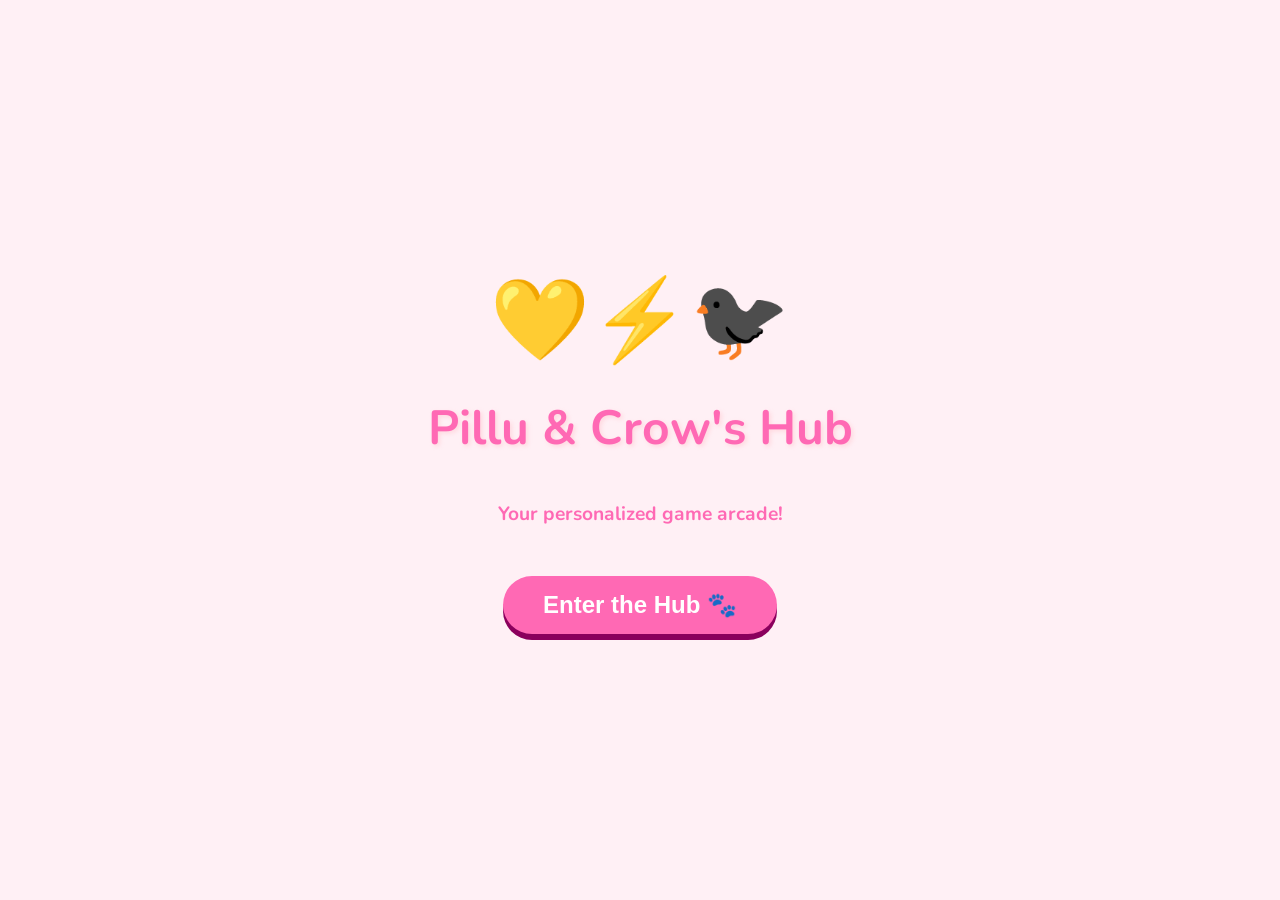
<file: index.html>
<!DOCTYPE html>
<html lang="en">
<head>
    <meta charset="UTF-8">
    <meta name="viewport" content="width=device-width, initial-scale=1.0">
    <title>Pillu & Crow's Hub 💛🐦‍⬛</title>
    <link href="https://fonts.googleapis.com/css2?family=Nunito:wght@600;800&display=swap" rel="stylesheet">
    <style>
        :root {
            --primary-pink: #ffb6c1; 
            --dark-pink: #ff69b4;    
            --bg-color: #fff0f5;     
            --cell-revealed: #ffffff;
            --container-bg: #ffffff;
            --text-color: #ff69b4;
            --shadow-color: rgba(255, 182, 193, 0.4);
            --p1-color: #ff1493; 
            --p2-color: #555555; 
        }

        body.dark-mode {
            --primary-pink: #8b005d;  
            --dark-pink: #ff00ff;     
            --bg-color: #0a0005;      
            --cell-revealed: #14000a; 
            --container-bg: #1a000d;  
            --text-color: #ff66ff;    
            --shadow-color: rgba(255, 0, 255, 0.2);
            --p1-color: #ff66ff;
            --p2-color: #cccccc;
        }

        /* --- CUSTOM CURSORS --- */
        body {
            cursor: url("data:image/svg+xml;utf8,<svg xmlns='http://www.w3.org/2000/svg' width='40' height='48' viewport='0 0 100 100' style='fill:black;font-size:24px;'><text y='50%'>🐾</text></svg>") 16 0, auto;
            font-family: 'Nunito', sans-serif;
            background-color: var(--bg-color);
            color: var(--text-color);
            text-align: center;
            display: flex;
            flex-direction: column;
            align-items: center;
            margin: 0;
            padding: 20px;
            padding-bottom: 120px; /* Space for the dock */
            transition: background-color 0.3s, color 0.3s;
            overflow-x: hidden; 
        }

        button, .cell, .close-btn, input, .dock-item, .slide-cell {
            cursor: url("data:image/svg+xml;utf8,<svg xmlns='http://www.w3.org/2000/svg' width='40' height='48' viewport='0 0 100 100' style='fill:black;font-size:24px;'><text y='50%'>⚡</text></svg>") 16 0, pointer !important;
        }
.game-container, .game-container * {
    cursor: auto !important;
}
.game-container button, .game-container .cell, .game-container .slide-cell, .game-container input {
    cursor: pointer !important;
}
        /* --- SPLASH SCREEN --- */
        #splash-screen {
            position: fixed; top: 0; left: 0; width: 100vw; height: 100vh;
            background: var(--bg-color); z-index: 999999;
            display: flex; flex-direction: column; justify-content: center; align-items: center;
            transition: transform 0.8s cubic-bezier(0.7, 0, 0.3, 1), opacity 0.8s;
        }
        .splash-emojis { font-size: 5rem; animation: bounce 1s infinite alternate cubic-bezier(0.5, 0.05, 1, 0.5); }
        @keyframes bounce { from { transform: translateY(0); } to { transform: translateY(-30px); } }
        .splash-btn {
            background: var(--dark-pink); color: white; border: none; padding: 15px 40px;
            font-size: 1.5rem; font-weight: bold; border-radius: 40px; margin-top: 30px;
            box-shadow: 0 6px 0 #8b005d; transition: all 0.2s;
        }
        .splash-btn:active { transform: translateY(6px); box-shadow: 0 0 0 #8b005d; }

        /* --- AMBIENT BACKGROUND --- */
        .ambient-shape {
            position: fixed; bottom: -10vh; color: rgba(255, 105, 180, 0.3); z-index: -1;
            pointer-events: none; animation: floatDrift linear infinite;
        }
        body.dark-mode .ambient-shape { color: rgba(255, 0, 255, 0.15); }
        @keyframes floatDrift { 0% { transform: translateY(0) rotate(0deg); opacity: 0; } 10%, 90% { opacity: 1; } 100% { transform: translateY(-110vh) rotate(360deg); opacity: 0; } }

        /* --- IMAGE SUPPORT --- */
        .img-piece { background-size: 80%; background-repeat: no-repeat; background-position: center; color: transparent !important; }
        .p1-img { background-image: url('pikachu.png'); }
        .p2-img { background-image: url('crow.png'); }

        /* --- DYNAMIC HEADER --- */
        .header-container {
            display: flex;
            align-items: center;
            justify-content: center;
            gap: 15px;
            margin-top: 30px;
            margin-bottom: 20px;
            position: relative;
            z-index: 10;
        }
        h1 { font-size: 2.5rem; margin: 0; text-shadow: 2px 2px 4px var(--shadow-color); }
        
        .info-btn-small {
            background: var(--primary-pink); color: #8b005d; border: 2px solid var(--dark-pink);
            border-radius: 50%; width: 45px; height: 45px; font-size: 1.2rem;
            display: flex; justify-content: center; align-items: center; cursor: pointer;
            box-shadow: 0 4px 0 var(--dark-pink); transition: transform 0.15s; font-weight: bold;
        }
        .info-btn-small:active { transform: translateY(4px); box-shadow: 0 0 0 var(--dark-pink); }
        body.dark-mode .info-btn-small { background: #4a0031; color: var(--text-color); box-shadow: 0 4px 0 #2a001c; border-color: #2a001c; }

        .theme-toggle {
            position: absolute; top: 20px; right: 20px; background-color: var(--container-bg);
            color: var(--text-color); border: 2px solid var(--dark-pink); padding: 8px 16px;
            border-radius: 20px; font-weight: bold; box-shadow: 0 3px 0 var(--dark-pink); z-index: 100;
        }
        .theme-toggle:active { transform: scale(0.95) translateY(2px); box-shadow: 0 0 0 var(--dark-pink); }

        /* --- FLOATING BUBBLE DOCK --- */
        .dock-wrapper {
            position: fixed; bottom: 20px; left: 50%; transform: translateX(-50%);
            width: 95vw; max-width: 600px; z-index: 1000;
        }

        /* Fixed Dock Label that pops up over the entire bar */
        .dock-label {
            text-align: center;
            background: var(--text-color);
            color: var(--container-bg);
            font-size: 0.9rem;
            padding: 5px 15px;
            border-radius: 15px;
            width: fit-content;
            margin: 0 auto 10px auto;
            font-weight: 900;
            opacity: 0;
            transform: translateY(10px);
            transition: all 0.2s;
            pointer-events: none;
            box-shadow: 0 4px 10px rgba(0,0,0,0.2);
        }
        .dock-label.show {
            opacity: 1;
            transform: translateY(0);
        }

        .floating-dock {
            display: flex; gap: 15px; background: rgba(255, 240, 245, 0.85); backdrop-filter: blur(12px); -webkit-backdrop-filter: blur(12px);
            padding: 15px 20px; border-radius: 50px; border: 3px solid var(--primary-pink); box-shadow: 0 10px 30px rgba(255, 182, 193, 0.5);
            overflow-x: auto; scroll-snap-type: x mandatory; -ms-overflow-style: none; scrollbar-width: none;
            cursor: grab; user-select: none;
        }
        .floating-dock::-webkit-scrollbar { display: none; }
        body.dark-mode .floating-dock { background: rgba(26, 0, 13, 0.85); box-shadow: 0 10px 30px rgba(0, 0, 0, 0.8); border-color: var(--dark-pink); }

        .dock-item {
            flex: 0 0 auto; scroll-snap-align: center; width: 60px; height: 60px; border-radius: 50%;
            background: var(--container-bg); border: 3px solid var(--primary-pink); display: flex; justify-content: center; align-items: center;
            font-size: 1.8rem; cursor: pointer; transition: all 0.3s cubic-bezier(0.34, 1.56, 0.64, 1); position: relative;
        }
        .dock-item:hover { transform: translateY(-8px) scale(1.1); box-shadow: 0 8px 15px rgba(255, 105, 180, 0.4); z-index: 10; }
        .dock-item.active { background: var(--dark-pink); border-color: var(--dark-pink); transform: translateY(-12px) scale(1.15); box-shadow: 0 10px 20px rgba(255, 105, 180, 0.6); }

        /* --- MODAL --- */
        .modal-overlay {
            display: none; position: fixed; top: 0; left: 0; width: 100vw; height: 100vh;
            background: rgba(0, 0, 0, 0.6); backdrop-filter: blur(4px); z-index: 10000;
            justify-content: center; align-items: center;
        }
        .modal-content {
            background: var(--container-bg); color: var(--text-color); padding: 30px; border-radius: 20px;
            border: 4px solid var(--primary-pink); max-width: 400px; width: 80%; box-shadow: 0 10px 40px rgba(0,0,0,0.3);
            position: relative; animation: popUp 0.3s cubic-bezier(0.1, 0.8, 0.3, 1); max-height: 80vh; overflow-y: auto;
        }
        @keyframes popUp { 0% { transform: scale(0.8); opacity: 0; } 100% { transform: scale(1); opacity: 1; } }
        .close-btn { position: absolute; top: 15px; right: 20px; font-size: 1.5rem; transition: transform 0.2s; }
        .close-btn:hover { transform: scale(1.2); }

        /* --- GAME CONTAINERS --- */
        .game-section { display: none; flex-direction: column; align-items: center; width: 100%; }
        .game-section.active { display: flex; animation: fadeUp 0.4s ease forwards; }
        @keyframes fadeUp { 0% { opacity: 0; transform: translateY(20px); } 100% { opacity: 1; transform: translateY(0); } }

        .game-container {
            background: var(--container-bg); padding: 30px; border-radius: 20px;
            box-shadow: 0 10px 30px var(--shadow-color); border: 3px solid var(--primary-pink);
            max-width: 95vw; width: fit-content; margin-bottom: 30px;
        }

        .stats, .mode-toggle {
            display: flex; justify-content: space-between; align-items: center; font-size: 1.1rem;
            font-weight: 800; margin-bottom: 15px; background: var(--bg-color); padding: 10px 20px; border-radius: 15px; gap: 15px;
        }

        .toggle-btn { background: var(--container-bg); border: 2px solid var(--primary-pink); color: var(--text-color); border-radius: 10px; padding: 5px 10px; font-weight: bold; transition: all 0.15s; }
        .toggle-btn:active { transform: scale(0.9); }
        .toggle-btn.active { background: var(--dark-pink); color: white; border-color: var(--dark-pink); }

        .board { display: grid; gap: 4px; justify-content: center; margin: 0 auto; }
        .cell {
            background-color: var(--primary-pink); border-radius: 8px; display: flex; align-items: center;
            justify-content: center; box-shadow: 0 3px 0 var(--dark-pink); transition: transform 0.1s, box-shadow 0.1s, background-color 0.3s;
            user-select: none; color: var(--text-color); font-size: 20px;
        }
        .cell:active:not(.revealed) { transform: scale(0.9) translateY(3px); box-shadow: 0 0 0 var(--dark-pink); }
        .cell.revealed { background-color: var(--cell-revealed); box-shadow: inset 0 2px 5px rgba(0,0,0,0.1); transform: none; }

        /* Specific Game Cells */
        .ms-cell { width: 35px; height: 35px; }
        .cell[data-value="1"] { color: #ff69b4; font-weight: 900;} .cell[data-value="2"] { color: #ba55d3; font-weight: 900;}
        .cell[data-value="3"] { color: #ff1493; font-weight: 900;} .cell[data-value="4"] { color: #8a2be2; font-weight: 900;}
        .ttt-cell { width: 80px; height: 80px; background-color: var(--cell-revealed); }
        .c4-cell { width: 45px; height: 45px; border-radius: 50%; }
        #rev-board { background-color: var(--dark-pink); gap: 2px; padding: 4px; border-radius: 8px; border: 3px solid var(--primary-pink); box-shadow: none; }
        .rev-cell { width: 40px; height: 40px; border-radius: 0 !important; background-color: var(--cell-revealed) !important; box-shadow: none !important; transform: none !important; }
        .wd-cell, .wf-cell { width: 45px; height: 45px; font-size: 25px; font-weight: bold; text-transform: uppercase; background-color: var(--cell-revealed); box-shadow: inset 0 2px 5px rgba(0,0,0,0.1); border: 2px solid var(--primary-pink); }

        /* Memory */
        .mem-cell { width: 60px; height: 60px; font-size: 30px; perspective: 1000px; background: transparent; box-shadow: none; }
        .mem-inner { position: relative; width: 100%; height: 100%; transition: transform 0.5s; transform-style: preserve-3d; }
        .mem-cell.revealed .mem-inner { transform: rotateY(180deg); }
        .mem-front, .mem-back { position: absolute; width: 100%; height: 100%; backface-visibility: hidden; border-radius: 8px; display: flex; align-items: center; justify-content: center; box-shadow: 0 3px 0 var(--dark-pink); }
        .mem-front { background: var(--primary-pink); }
        .mem-back { background: var(--cell-revealed); transform: rotateY(180deg); box-shadow: inset 0 2px 5px rgba(0,0,0,0.1); }
        
        /* Simon */
        .simon-btn { width: 100px; height: 100px; border-radius: 20px; font-size: 40px; opacity: 0.6; transition: all 0.1s; border: none; }
        .simon-btn.active-glow { opacity: 1; filter: brightness(1.3); transform: scale(1.05); box-shadow: 0 0 20px currentColor; }
        
        /* RPS */
        .rps-btn { width: 80px; height: 80px; border-radius: 50%; font-size: 40px; background: var(--cell-revealed); border: 4px solid var(--primary-pink); box-shadow: 0 5px 0 var(--primary-pink); transition: all 0.15s; cursor: pointer; }
        .rps-btn:active { transform: translateY(5px); box-shadow: 0 0 0 var(--primary-pink); }
        
        /* Whack */
        .whack-cell { width: 70px; height: 70px; border-radius: 50%; background: #3a0021; box-shadow: inset 0 5px 15px rgba(0,0,0,0.5); font-size: 40px; overflow: hidden; position: relative; cursor: pointer;}
        .mole { position: absolute; bottom: -100%; width: 100%; text-align: center; transition: bottom 0.1s; pointer-events: none;}
        .mole.up { bottom: 5px; }

        /* Slider */
        .slider-board { display: grid; grid-template-columns: repeat(3, 80px); gap: 2px; background: var(--dark-pink); border: 4px solid var(--dark-pink); border-radius: 10px; padding: 2px; }
        .slide-cell { width: 80px; height: 80px; background-color: var(--cell-revealed); background-image: url('pikachu.png'); background-size: 240px 240px; transition: transform 0.15s; }
        .slide-empty { background: transparent !important; box-shadow: none !important;}

        /* Run (Jump) Game */
        .pj-jumping { bottom: 80px !important; }
        @keyframes pjMove { 0% { right: -50px; } 100% { right: 100%; } }

        /* Sudoku */
        #su-board { display: grid; grid-template-columns: repeat(9, 35px); gap: 1px; background-color: var(--dark-pink); border: 3px solid var(--dark-pink); padding: 2px; border-radius: 5px; margin: 0 auto 15px auto; }
        .su-cell { width: 35px; height: 35px; background-color: var(--cell-revealed); display: flex; align-items: center; justify-content: center; font-size: 20px; font-weight: bold; cursor: pointer; color: var(--text-color); position: relative; box-sizing: border-box; }
        .su-cell:active:not(.fixed) { transform: scale(0.85); }
        .su-cell:nth-child(9n+3), .su-cell:nth-child(9n+6) { border-right: 3px solid var(--dark-pink); }
        .su-cell:nth-child(n+19):nth-child(-n+27), .su-cell:nth-child(n+46):nth-child(-n+54) { border-bottom: 3px solid var(--dark-pink); }
        .su-cell.selected { background-color: #ffebf0; } body.dark-mode .su-cell.selected { background-color: #3a0021; }
        .su-cell.fixed { opacity: 0.6; } .su-cell.user-input { color: #32cd32; }
        .su-numpad { display: grid; grid-template-columns: repeat(5, 1fr); gap: 5px; margin-bottom: 10px; }
        .num-btn { background: var(--bg-color); border: 2px solid var(--primary-pink); color: var(--text-color); font-weight: bold; font-size: 1.2rem; padding: 10px 0; border-radius: 10px; transition: all 0.15s; }
        .num-btn:active { transform: scale(0.9) translateY(2px); }
        .pencil-btn { grid-column: span 2; background: var(--primary-pink); } .pencil-btn.active { background: #32cd32; color: white; border-color: #228b22; }
        .su-pencil-grid { position: absolute; top: 2px; left: 2px; right: 2px; bottom: 2px; display: flex; flex-wrap: wrap; align-content: flex-start; font-size: 9px; line-height: 10px; color: #888; pointer-events: none; }

        /* Hangman */
        .hm-word { display: flex; gap: 8px; justify-content: center; margin: 20px 0; font-size: 2rem; font-weight: bold; letter-spacing: 5px; color: var(--text-color); }
        .hm-part { display: none; } 
        .hm-keyboard { margin-top: 15px; }
        .hm-key { padding: 8px 12px; margin: 2px; font-size: 1.1rem; background: var(--container-bg); border: 2px solid var(--primary-pink); color: var(--text-color); border-radius: 10px; font-weight: bold; }
        .hm-key:active:not(:disabled) { transform: scale(0.9); } .hm-key:disabled { opacity: 0.5; transform: none; box-shadow: none; cursor: default !important; }

        /* General UI Elements */
        .message-box { margin: 20px 0; font-size: 1.1rem; min-height: 1.5em; font-weight: bold; }
        .action-btn { background-color: var(--dark-pink); color: white; border: none; padding: 12px 25px; border-radius: 25px; font-size: 1.1rem; font-weight: bold; box-shadow: 0 4px 0 #8b005d; width: 100%; margin-top: 5px; transition: all 0.15s; }
        .action-btn:active { transform: scale(0.95) translateY(4px); box-shadow: 0 0 0 #8b005d; }
        .secondary-btn { background-color: var(--primary-pink); color: #8b005d; box-shadow: 0 4px 0 #c71585; }
        body.dark-mode .secondary-btn { background-color: #4a0031; color: var(--text-color); box-shadow: 0 4px 0 #2a001c; }
        .input-box { padding: 10px; border: 2px solid var(--primary-pink); border-radius: 15px; font-size: 1.1rem; width: 80%; margin-bottom: 10px; text-align: center; font-family: inherit; }

        /* Coin flip */
        .coin-wrapper { perspective: 1000px; margin: 20px auto; width: 120px; height: 120px; }
        .coin-inner { width: 100%; height: 100%; transition: transform 1s cubic-bezier(0.4, 2, 0.2, 1); transform-style: preserve-3d; border-radius: 50%; background-color: var(--bg-color); border: 6px solid var(--dark-pink); display: flex; align-items: center; justify-content: center; }

        /* Global Effects */
        .effect-element { position: fixed; pointer-events: none; z-index: 9999; }
        @keyframes fall { 0% { transform: translateY(-10vh) rotate(0deg); opacity: 1; } 100% { transform: translateY(110vh) rotate(720deg); opacity: 0; } }
        .confetti { width: 10px; height: 20px; animation: fall linear forwards; }
        @keyframes floatUp { 0% { transform: translateY(110vh) scale(0.5); opacity: 0.8; } 100% { transform: translateY(-10vh) scale(1.5); opacity: 0; } }
        .bubble { border-radius: 50%; background: rgba(255, 105, 180, 0.3); border: 2px solid rgba(255, 182, 193, 0.6); animation: floatUp ease-in forwards; }
        @keyframes explode { 0% { transform: translate(-50%, -50%) scale(0.5) rotate(0deg); opacity: 1; } 100% { transform: translate(var(--tx), var(--ty)) scale(1.5) rotate(var(--rot)); opacity: 0; } }
        .angry-emoji { font-size: 40px; left: 50vw; top: 50vh; animation: explode cubic-bezier(0.1, 0.8, 0.3, 1) forwards; }
        @keyframes shakeDrama { 0%, 100% { transform: translateX(0); } 10%, 30%, 50%, 70%, 90% { transform: translateX(-10px) rotate(-2deg); } 20%, 40%, 60%, 80% { transform: translateX(10px) rotate(2deg); } }
        .shake-drama { animation: shakeDrama 0.5s cubic-bezier(.36,.07,.19,.97) both; border-color: #ff4757 !important; box-shadow: 0 0 30px rgba(255, 71, 87, 0.6) !important; }
/* --- SECRET FLYING BUTTON --- */
.secret-envelope {
    position: fixed; z-index: 500;
    width: 50px; height: 50px; border-radius: 50%;
    background: linear-gradient(135deg, #ffd700, #ffec44);
    border: 3px solid #ffb700;
    display: flex; align-items: center; justify-content: center;
    font-size: 1.6rem;
    box-shadow: 0 4px 15px rgba(255, 215, 0, 0.5);
    animation: envelopeGlow 2s ease-in-out infinite alternate;
    user-select: none;
}
.secret-envelope:hover { transform: scale(1.2) !important; box-shadow: 0 6px 25px rgba(255,215,0,.7); }
.secret-envelope:active { transform: scale(0.9) !important; }
@keyframes envelopeGlow { 0%{box-shadow:0 4px 15px rgba(255,215,0,.3);} 100%{box-shadow:0 4px 25px rgba(255,215,0,.7),0 0 40px rgba(255,215,0,.2);} }
.envelope-hint {
    position: fixed; z-index: 499; background: white; color: #ff1493;
    padding: 6px 14px; border-radius: 12px; font-size: 0.75rem; font-weight: 800;
    box-shadow: 0 3px 10px rgba(0,0,0,.15); pointer-events: none;
    opacity: 0; transition: opacity 0.3s; white-space: nowrap;
}
.envelope-hint.show { opacity: 1; }
        /* --- SCOOTER ADVENTURE LAUNCHER --- */
.scooter-runner {
    position: fixed; z-index: 501; bottom: 100px;
    font-size: 2.2rem; pointer-events: auto;
    filter: drop-shadow(0 3px 8px rgba(255,105,180,.4));
    transition: transform 0.1s;
    cursor: url("data:image/svg+xml;utf8,<svg xmlns='http://www.w3.org/2000/svg' width='40' height='48' style='font-size:24px;'><text y='50%'>⚡</text></svg>") 16 0, pointer !important;
}
.scooter-runner:hover { transform: scale(1.3) !important; }
.scooter-runner:active { transform: scale(0.9) !important; }
.scooter-runner.going-right { animation: scootRight var(--speed) linear forwards; }
.scooter-runner.going-left  { animation: scootLeft  var(--speed) linear forwards; }
@keyframes scootRight { 0%{left:-60px;} 100%{left:calc(100vw + 60px);} }
@keyframes scootLeft  { 0%{left:calc(100vw + 60px);} 100%{left:-60px;} }
.scooter-trail {
    position: fixed; z-index: 500; pointer-events: none; font-size: 0.7rem; opacity: 0.6;
    animation: trailFade 0.8s ease forwards;
}
@keyframes trailFade { 0%{opacity:0.6;transform:translateY(0) scale(1);} 100%{opacity:0;transform:translateY(10px) scale(0.3);} }
.scooter-banner {
    position: fixed; z-index: 502; bottom: 140px; left: 50%; transform: translateX(-50%);
    background: linear-gradient(135deg, #ff69b4, #ff1493);
    color: white; font-family: 'Nunito', sans-serif; font-weight: 900; font-size: 0.8rem;
    padding: 6px 18px; border-radius: 20px;
    box-shadow: 0 4px 15px rgba(255,20,147,.4);
    opacity: 0; transition: opacity 0.4s, transform 0.4s;
    pointer-events: none; white-space: nowrap;
}
.scooter-banner.show { opacity: 1; transform: translateX(-50%) translateY(-5px); }
 
 
    </style>
</head>
<body>
<div class="scooter-runner" id="adventure-scooter" style="display:none;">🛴</div>
<div class="scooter-banner" id="scooter-banner">Catch the scooter → Boston Adventure! 🗺️</div>
<div class="secret-envelope" id="secret-envelope" onclick="window.location.href='secret_Quest.html'">💌</div>
<div class="envelope-hint" id="envelope-hint">Catch me! 🐾</div>
    <div id="splash-screen" onclick="enterHub()">
        <div class="splash-emojis">💛⚡🐦‍⬛</div>
        <h1 style="font-size: 3rem; margin: 20px 0;">Pillu & Crow's Hub</h1>
        <p style="font-size: 1.2rem; font-weight: bold;">Your personalized game arcade!</p>
        <button class="splash-btn">Enter the Hub 🐾</button>
    </div>

    <button class="theme-toggle" onclick="toggleTheme()" id="theme-btn">🌙 Dark</button>

    <div class="header-container">
        <h1 id="main-title">Pillu & Crow's Hub 💛🐦‍⬛</h1>
        <button id="title-info-btn" class="info-btn-small" onclick="showInfo()" style="display: none;">ℹ️</button>
    </div>

    <div id="info-modal" class="modal-overlay" onclick="closeInfo(event)">
        <div class="modal-content" onclick="event.stopPropagation()">
            <span class="close-btn" onclick="closeInfo()">✖️</span>
            <h2 id="info-title" style="margin-top: 0;"></h2>
            <hr style="border: 1px solid var(--primary-pink); border-radius: 2px;">
            <p id="info-text"></p>
            <button class="action-btn" onclick="closeInfo()" style="margin-top: 15px;">Got it! 🐾</button>
        </div>
    </div>

    <div id="meowsweeper" class="game-section">
        <div class="game-container">
            <div class="mode-toggle" style="justify-content: center; gap: 5px;">
                <button id="ms-btn-beginner" class="toggle-btn active" onclick="setMsLevel('beginner')">Beginner 🍼</button>
                <button id="ms-btn-medium" class="toggle-btn" onclick="setMsLevel('medium')"> Pikium 🐈</button>
                <button id="ms-btn-meowster" class="toggle-btn" onclick="setMsLevel('meowster')">Meowster 🦁</button>
            </div>
            <div class="stats"><span id="ms-mines-count">🙀 Hisses: 10</span><span>💖</span></div>
            <div style="overflow-x: auto; padding-bottom: 10px;"><div id="ms-board" class="board" oncontextmenu="return false;"></div></div>
            <div class="message-box" id="ms-message">Purr-lease start clicking!</div>
            <div style="display:flex; gap:10px;"><button class="action-btn secondary-btn" onclick="msUndo()">Undo ↩️</button><button class="action-btn" onclick="initMS()">Restart 💘</button></div>
        </div>
    </div>

    <div id="tictactoe" class="game-section">
        <div class="game-container">
            <div class="mode-toggle"><span>Opponent:</span><div><button id="ttt-bot-btn" class="toggle-btn active" onclick="setTttMode(true)">Bot 🤖</button><button id="ttt-pass-btn" class="toggle-btn" onclick="setTttMode(false)">Pass 🤝</button></div></div>
            <div id="ttt-board" class="board" style="grid-template-columns: repeat(3, 80px);"></div>
            <div class="message-box" id="ttt-message">Pillu (⚡) - Your turn!</div>
            <button class="action-btn" onclick="initTTT()">Restart 🔄</button>
        </div>
    </div>

    <div id="connect4" class="game-section">
        <div class="game-container">
            <div class="mode-toggle"><span>Opponent:</span><div><button id="c4-bot-btn" class="toggle-btn active" onclick="setC4Mode(true)">Bot 🤖</button><button id="c4-pass-btn" class="toggle-btn" onclick="setC4Mode(false)">Pass 🤝</button></div></div>
            <div id="c4-board" class="board" style="grid-template-columns: repeat(7, 45px); background:var(--primary-pink); padding:10px; border-radius:15px;"></div>
            <div class="message-box" id="c4-message">Pillu (⚡) - Drop a piece!</div>
            <button class="action-btn" onclick="initC4()">Restart 🔄</button>
        </div>
    </div>

    <div id="reversi" class="game-section">
        <div class="game-container">
            <div class="mode-toggle"><span>Opponent:</span><div><button id="rev-bot-btn" class="toggle-btn active" onclick="setRevMode(true)">Bot 🤖</button><button id="rev-pass-btn" class="toggle-btn" onclick="setRevMode(false)">Pass 🤝</button></div></div>
            <div class="stats" style="justify-content: space-around;"><span class="p1-text">⚡ <span id="rev-p1-score">2</span></span><span class="p2-text">🐾 <span id="rev-p2-score">2</span></span></div>
            <div id="rev-board" class="board" style="grid-template-columns: repeat(8, 40px);"></div>
            <div class="message-box" id="rev-message">Pillu (⚡) - Make a move!</div>
            <button class="action-btn" onclick="initRev()">Restart 🔄</button>
        </div>
    </div>

    <div id="memory" class="game-section">
        <div class="game-container">
            <div class="stats" style="justify-content: center;">Moves: <span id="mem-moves">0</span></div>
            <div id="mem-board" class="board" style="grid-template-columns: repeat(4, 60px);"></div>
            <div class="message-box" id="mem-msg">Find the pairs! 🃏</div>
            <button class="action-btn" onclick="initMemory()">Shuffle 🔄</button>
        </div>
    </div>

    <div id="simon" class="game-section">
        <div class="game-container">
            <div class="stats" style="justify-content: center;">Score: <span id="simon-score">0</span></div>
            <div class="board" style="grid-template-columns: 100px 100px; gap: 10px; margin-bottom: 20px;">
                <button id="simon-0" class="simon-btn" style="background:#ff69b4; color:#fff;" onclick="simonClick(0)">⚡</button>
                <button id="simon-1" class="simon-btn" style="background:#32cd32; color:#fff;" onclick="simonClick(1)">🐦‍⬛</button>
                <button id="simon-2" class="simon-btn" style="background:#ffd700; color:#fff;" onclick="simonClick(2)">🐾</button>
                <button id="simon-3" class="simon-btn" style="background:#8a2be2; color:#fff;" onclick="simonClick(3)">💖</button>
            </div>
            <div class="message-box" id="simon-msg">Press Start!</div>
            <button class="action-btn" onclick="initSimon()">Start Game 🔴</button>
        </div>
    </div>

    <div id="rps" class="game-section">
        <div class="game-container">
            <div class="stats" style="justify-content: space-around;"><span>You: <span id="rps-p1">0</span></span><span>Bot: <span id="rps-p2">0</span></span></div>
            <div style="display:flex; justify-content:center; gap:10px; margin-bottom: 20px;">
                <button class="rps-btn" onclick="playRPS('Pika')">⚡</button>
                <button class="rps-btn" onclick="playRPS('Crow')">🐦‍⬛</button>
                <button class="rps-btn" onclick="playRPS('Heart')">💖</button>
            </div>
            <div class="message-box" id="rps-msg">First to 3 wins!</div>
            <button class="action-btn secondary-btn" onclick="initRPS()">Reset Score</button>
        </div>
    </div>

    <div id="whack" class="game-section">
        <div class="game-container">
            <div class="stats" style="justify-content: space-between;"><span>Time: <span id="whack-time">30</span>s</span><span>Score: <span id="whack-score">0</span></span></div>
            <div id="whack-board" class="board" style="grid-template-columns: repeat(3, 70px); gap: 10px; margin-bottom: 20px;"></div>
            <div class="message-box" id="whack-msg">Hit snacks, avoid hisses!</div>
            <button class="action-btn" onclick="initWhack()">Start Whacking! 🔨</button>
        </div>
    </div>

    <div id="slider" class="game-section">
        <div class="game-container">
            <div class="stats" style="justify-content: center;">Moves: <span id="slider-moves">0</span></div>
            <div id="slider-board" class="slider-board"></div>
            <div class="message-box" id="slider-msg">Put Pikachu back together!</div>
            <button class="action-btn" onclick="initSlider()">Scramble 🖼️</button>
        </div>
    </div>

    <div id="hangman" class="game-section">
        <div class="game-container" id="hm-container">
            <div class="stats" style="justify-content: center;"><span id="hm-lives-display">Lives: 🎈🎈🎈🎈🎈🎈</span></div>
            <svg height="160" width="160" style="margin: 0 auto; display: block; border-bottom: 3px solid var(--primary-pink);">
                <line x1="20" y1="150" x2="80" y2="150" stroke="var(--dark-pink)" stroke-width="5" stroke-linecap="round"/>
                <line x1="50" y1="150" x2="50" y2="20" stroke="var(--dark-pink)" stroke-width="5" stroke-linecap="round"/>
                <line x1="50" y1="20" x2="110" y2="20" stroke="var(--dark-pink)" stroke-width="5" stroke-linecap="round"/>
                <line x1="110" y1="20" x2="110" y2="40" stroke="var(--dark-pink)" stroke-width="5" stroke-linecap="round"/>
                <circle cx="110" cy="55" r="15" stroke="var(--text-color)" stroke-width="4" fill="var(--bg-color)" class="hm-part" id="hm-part-1"/>
                <line x1="110" y1="70" x2="110" y2="110" stroke="var(--text-color)" stroke-width="4" stroke-linecap="round" class="hm-part" id="hm-part-2"/>
                <line x1="110" y1="85" x2="85" y2="70" stroke="var(--text-color)" stroke-width="4" stroke-linecap="round" class="hm-part" id="hm-part-3"/>
                <line x1="110" y1="85" x2="135" y2="70" stroke="var(--text-color)" stroke-width="4" stroke-linecap="round" class="hm-part" id="hm-part-4"/>
                <line x1="110" y1="110" x2="90" y2="140" stroke="var(--text-color)" stroke-width="4" stroke-linecap="round" class="hm-part" id="hm-part-5"/>
                <line x1="110" y1="110" x2="130" y2="140" stroke="var(--text-color)" stroke-width="4" stroke-linecap="round" class="hm-part" id="hm-part-6"/>
            </svg>
            <div class="hm-word" id="hm-word-display">_ _ _ _ _</div>
            <div class="message-box" id="hm-msg">Guess a letter!</div>
            <div id="hm-keyboard" class="hm-keyboard"></div>
            <button class="action-btn secondary-btn" onclick="initHangman()" style="margin-top: 15px;">New Word 🔤</button>
        </div>
    </div>

    <div id="coinflip" class="game-section">
        <div class="game-container">
            <div class="coin-wrapper"><div id="coin-inner" class="coin-inner">✨</div></div>
            <div class="message-box" id="cf-msg">Call it in the air!</div>
            <div style="display:flex; gap:10px;"><button class="action-btn" onclick="flipCoin('Pillu')">Pillu</button><button class="action-btn" style="background:#555;" onclick="flipCoin('Crow')">Crow</button></div>
        </div>
    </div>

    <div id="guessnum" class="game-section">
        <div class="game-container">
            <h2>Guess 1 to 100</h2>
            <input type="number" id="gn-input" class="input-box" placeholder="Enter number...">
            <div class="message-box" id="gn-msg">I'm thinking of a number!</div>
            <div style="display:flex; gap:10px;"><button class="action-btn" onclick="guessNum()">Guess! 🎯</button><button class="action-btn secondary-btn" onclick="initGN()">Reset</button></div>
        </div>
    </div>

    <div id="wordle" class="game-section">
        <div class="game-container">
            <div id="wd-board" class="board" style="grid-template-columns: repeat(5, 45px); margin-bottom: 20px;"></div>
            <input type="text" id="wd-input" class="input-box" maxlength="5" style="text-transform: uppercase;" placeholder="5-letter word">
            <div class="message-box" id="wd-msg">Guess the secret word!</div>
            <div style="display:flex; gap:10px;"><button class="action-btn" onclick="guessWordle()">Submit 📝</button><button class="action-btn secondary-btn" onclick="initWordle()">Reset</button></div>
        </div>
    </div>

    <div id="sudoku" class="game-section">
        <div class="game-container">
            <div class="mode-toggle" style="justify-content: center; gap: 5px;">
                <button id="su-btn-beginner" class="toggle-btn active" onclick="setSuLevel('beginner')">Baby 🍼</button>
                <button id="su-btn-pikium" class="toggle-btn" onclick="setSuLevel('pikium')">Pikium ⚡</button>
                <button id="su-btn-crowmaster" class="toggle-btn" onclick="setSuLevel('crowmaster')">Crow 🐦‍⬛</button>
            </div>
            <div class="stats" style="justify-content: center; margin-bottom: 10px;"><span id="su-lives-display">Lives: 💖💖💖</span></div>
            <div id="su-board"></div>
            <div class="su-numpad">
                <button class="num-btn" onclick="suNumClick(1)">1</button><button class="num-btn" onclick="suNumClick(2)">2</button>
                <button class="num-btn" onclick="suNumClick(3)">3</button><button class="num-btn" onclick="suNumClick(4)">4</button>
                <button class="num-btn" onclick="suNumClick(5)">5</button><button class="num-btn" onclick="suNumClick(6)">6</button>
                <button class="num-btn" onclick="suNumClick(7)">7</button><button class="num-btn" onclick="suNumClick(8)">8</button>
                <button class="num-btn" onclick="suNumClick(9)">9</button><button class="num-btn" onclick="suNumClick(0)">X</button>
                <button id="su-pencil-btn" class="num-btn pencil-btn" onclick="togglePencil()">Pencil Off ✏️</button>
            </div>
            <div class="message-box" id="su-msg" style="margin-top: 5px;">Select a square!</div>
            <button class="action-btn secondary-btn" onclick="initSudoku()">New Puzzle 🧩</button>
        </div>
    </div>

    <div id="waffle" class="game-section">
        <div class="game-container">
            <div class="stats" style="justify-content: center;"><span id="wf-swaps-display">Swaps left: 15</span></div>
            <div id="wf-board" class="board" style="grid-template-columns: repeat(5, 45px);"></div>
            <div class="message-box" id="wf-msg">Click two letters to swap!</div>
            <button class="action-btn secondary-btn" onclick="initWaffle()">Shuffle 🧇</button>
        </div>
    </div>

    <div id="pikajump" class="game-section">
        <div class="game-container">
            <div class="stats" style="justify-content: space-between;">
                <span>Score: <span id="pj-score">0</span></span>
                <span>High: <span id="pj-high">0</span></span>
            </div>
            <div id="pj-screen" style="width:100%; height:150px; background:var(--cell-revealed); position:relative; overflow:hidden; border: 3px solid var(--primary-pink); border-radius: 10px; cursor:pointer;" onclick="pjJump()">
                <div id="pj-player" class="img-piece p1-img" style="position:absolute; bottom:0; left:20px; width:45px; height:45px; transition: bottom 0.3s cubic-bezier(0.1, 0.8, 0.3, 1);"></div>
                <div id="pj-obs" class="img-piece p2-img" style="position:absolute; bottom:0; right:-50px; width:40px; height:40px;"></div>
            </div>
            <div class="message-box" id="pj-msg">Tap the screen to jump!</div>
            <button class="action-btn" onclick="initPJ()">Start Running 🏃</button>
        </div>
    </div>

    <div class="dock-wrapper">
        <div id="dock-label-display" class="dock-label">Game Name</div>
        <div class="floating-dock">
            <div class="dock-item active" onclick="switchTab('meowsweeper', this)" onmouseenter="showDockLabel('Meow-sweeper')" onmouseleave="hideDockLabel()">😻</div>
            <div class="dock-item" onclick="switchTab('tictactoe', this)" onmouseenter="showDockLabel('Tic-Tac-Pika')" onmouseleave="hideDockLabel()">❌</div>
            <div class="dock-item" onclick="switchTab('connect4', this)" onmouseenter="showDockLabel('Connect Crows')" onmouseleave="hideDockLabel()">🧶</div>
            <div class="dock-item" onclick="switchTab('reversi', this)" onmouseenter="showDockLabel('O-pika-llo')" onmouseleave="hideDockLabel()">☯️</div>
            <div class="dock-item" onclick="switchTab('memory', this)" onmouseenter="showDockLabel('Pika-Pairs')" onmouseleave="hideDockLabel()">🃏</div>
            <div class="dock-item" onclick="switchTab('simon', this)" onmouseenter="showDockLabel('Pillu Says')" onmouseleave="hideDockLabel()">🔴</div>
            <div class="dock-item" onclick="switchTab('rps', this)" onmouseenter="showDockLabel('R. P. Heart')" onmouseleave="hideDockLabel()">✌️</div>
            <div class="dock-item" onclick="switchTab('whack', this)" onmouseenter="showDockLabel('Catch a Snack')" onmouseleave="hideDockLabel()">🔨</div>
            <div class="dock-item" onclick="switchTab('slider', this)" onmouseenter="showDockLabel('Slider Puzzle')" onmouseleave="hideDockLabel()">🖼️</div>
            <div class="dock-item" onclick="switchTab('hangman', this)" onmouseenter="showDockLabel('Hang-meow')" onmouseleave="hideDockLabel()">🪢</div>
            <div class="dock-item" onclick="switchTab('coinflip', this)" onmouseenter="showDockLabel('Coin Toss')" onmouseleave="hideDockLabel()">🪙</div>
            <div class="dock-item" onclick="switchTab('guessnum', this)" onmouseenter="showDockLabel('Guess Number')" onmouseleave="hideDockLabel()">🔢</div>
            <div class="dock-item" onclick="switchTab('wordle', this)" onmouseenter="showDockLabel('Pika-dle')" onmouseleave="hideDockLabel()">🔤</div>
            <div class="dock-item" onclick="switchTab('sudoku', this)" onmouseenter="showDockLabel('Su-meow-ku')" onmouseleave="hideDockLabel()">🧩</div>
            <div class="dock-item" onclick="switchTab('waffle', this)" onmouseenter="showDockLabel('Waff-meow')" onmouseleave="hideDockLabel()">🧇</div>
            <div class="dock-item" onclick="switchTab('pikajump', this)" onmouseenter="showDockLabel('Pillu Run')" onmouseleave="hideDockLabel()">🏃</div>
            <div class="dock-item" onclick="window.location.href='catan.html'" onmouseenter="showDockLabel('Pika-tan (Catan)')" onmouseleave="hideDockLabel()">🏝️</div>
            <div class="dock-item" onclick="window.location.href='icepops.html'" onmouseenter="showDockLabel('Pop Off! (Ice Pops)')" onmouseleave="hideDockLabel()">🍦</div>
        </div>
    </div>

    <script>
        // --- DICTIONARIES & DATA ---
        const wordDict = {
            'PIKAS': 'Small mountain-dwelling mammals related to rabbits.', 'CROWS': 'Highly intelligent black birds known for problem-solving.',
            'HEART': 'A hollow muscular organ that pumps the blood; a symbol of love.', 'SWEET': 'Having the pleasant taste characteristic of sugar.',
            'MEOWS': 'The characteristic crying sound of a cat.', 'KITTY': 'An affectionate term for a cat or kitten.',
            'MAGIC': 'The power of apparently influencing the course of events.', 'SMILE': 'A pleased, kind, or amused facial expression.',
            'AUDIO': 'Sound, especially when recorded, transmitted, or reproduced.', 'EVENT': 'A thing that happens, especially one of importance.',
            'SHARE': 'To have a portion of something with another or others.', 'ENDUE': 'Provide with a quality or ability.',
            'TROUT': 'A chiefly freshwater fish of the salmon family.'
        };
        const hmWords = Object.keys(wordDict);

        const gameInstructions = {
            'meowsweeper': { title: 'Meow-sweeper 😻', text: 'Click squares to find safe spots! Numbers tell you how many hisses (bombs) are touching that square. Right-Click to flag!' },
            'tictactoe': { title: 'Tic-Tac-Pika ❌⭕', text: 'Pillu vs Crow! Take turns placing your picture. First to get 3 in a row wins!' },
            'connect4': { title: 'Connect Crows 🧶', text: 'Drop pieces into the columns. Connect 4 in a row to win!' },
            'reversi': { title: 'O-pika-llo ☯️', text: 'Trap opponent\'s pieces between two of yours to flip them! Game ends when the board is full.' },
            'memory': { title: 'Pika-Pairs 🃏', text: 'Flip two cards at a time to find the matching emojis. Try to do it in as few moves as possible!' },
            'simon': { title: 'Pillu Says 🔴', text: 'Watch the sequence of glowing buttons, then repeat it back exactly. It gets faster each round!' },
            'rps': { title: 'Rock Paper Heart ✌️', text: 'Pika (⚡) zaps Crow (🐦‍⬛). Crow (🐦‍⬛) steals Heart (💖). Heart (💖) charms Pika (⚡). First to 3!' },
            'whack': { title: 'Catch a Snack 🔨', text: 'Tap the treats (🍼, 🐟, 🧇) to score points, but avoid the angry hisses (🙀)! You have 30 seconds.' },
            'slider': { title: 'Slider Puzzle 🖼️', text: 'Slide the tiles into the empty space to reconstruct the picture of Pikachu!' },
            'hangman': { title: 'Hang-meow 🪢', text: 'Guess the hidden word letter by letter. Every wrong guess draws a piece of the hangman. You have 6 lives!' },
            'coinflip': { title: 'Coin Toss 🪙', text: 'Call it in the air! Choose Pillu or Crow and see if fortune favors you.' },
            'guessnum': { title: 'Guess Number 🔢', text: 'I am thinking of a number between 1 and 100. Use the Higher/Lower hints to find it!' },
            'wordle': { title: 'Pika-dle 🔤', text: 'Guess the 5-letter word in 6 tries. \n🟩 = Correct letter & spot. \n🟨 = Right letter, wrong spot. \n⬛ = Letter not in word.' },
            'sudoku': { title: 'Su-meow-ku 🧩', text: 'Fill the 9x9 grid so every row, col, and 3x3 box has digits 1-9. \nUse PENCIL mode to take notes. \nSolid guesses use up 💖 Lives if wrong!' },
            'waffle': { title: 'Waff-meow 🧇', text: 'Swap letters to match the target words (horizontally & vertically). \n🟩 = Correct spot. \n🟨 = In the correct word, but wrong spot.\nYou have 15 swaps!' },
            'pikajump': { title: 'Pillu Run 🏃', text: 'Tap the screen to jump over the angry hisses. The game speeds up as you go! How far can you run?' }
        };

        // --- GLOBAL LOGIC & EFFECTS ---
        let effectIntervals = [];

        function showDockLabel(name) {
            const label = document.getElementById('dock-label-display');
            label.innerText = name;
            label.classList.add('show');
        }

        function hideDockLabel() {
            document.getElementById('dock-label-display').classList.remove('show');
        }

        // --- AUDIO ENGINE (for Pillu Says) ---
        const simonFreqs = [261.6, 329.6, 392.0, 523.2]; // C4, E4, G4, C5
        function playSimonTone(freq) {
            try {
                const audioCtx = new (window.AudioContext || window.webkitAudioContext)();
                const oscillator = audioCtx.createOscillator();
                const gainNode = audioCtx.createGain();
                oscillator.type = 'triangle';
                oscillator.frequency.setValueAtTime(freq, audioCtx.currentTime);
                gainNode.gain.setValueAtTime(0.1, audioCtx.currentTime);
                gainNode.gain.exponentialRampToValueAtTime(0.0001, audioCtx.currentTime + 0.5);
                oscillator.connect(gainNode); gainNode.connect(audioCtx.destination);
                oscillator.start(); oscillator.stop(audioCtx.currentTime + 0.5);
            } catch(e) { /* Audio not supported, silently ignore */ }
        }

        function enterHub() {
            const splash = document.getElementById('splash-screen');
            splash.style.transform = 'translateY(-100vh)';
            splash.style.opacity = '0';
            setTimeout(() => splash.style.display = 'none', 800);
            celebrateWin(); // initial celebration!
            switchTab('meowsweeper', document.querySelector('.dock-item')); // Initialize the first tab title
        }

        function switchTab(tabId, element) {
            document.querySelectorAll('.game-section').forEach(el => el.classList.remove('active'));
            document.querySelectorAll('.dock-item').forEach(btn => btn.classList.remove('active'));
            document.getElementById(tabId).classList.add('active');
            if(element) element.classList.add('active');
            
            // Dynamic Title Update
            const info = gameInstructions[tabId];
            if(info) {
                document.getElementById('main-title').innerText = info.title;
                document.getElementById('title-info-btn').style.display = 'flex';
            }

            clearEffects();
            
            // Re-initialize dynamic layout games just in case
            if(tabId === 'memory') initMemory();
            if(tabId === 'slider') initSlider();
        }

        function toggleTheme() {
            document.body.classList.toggle('dark-mode');
            document.getElementById('theme-btn').innerText = document.body.classList.contains('dark-mode') ? '☀️ Light' : '🌙 Dark';
        }

        function clearEffects() {
            effectIntervals.forEach(clearInterval); effectIntervals = [];
            document.querySelectorAll('.confetti, .bubble, .angry-emoji').forEach(el => el.remove());
            clearInterval(pjTimer); // Ensure jump game stops if switching tabs
        }

        function celebrateWin() {
            clearEffects();
            effectIntervals.push(setInterval(() => {
                const colors = ['#ff69b4', '#ffb6c1', '#ffffff', '#ffd700', '#ffff00', '#ff00ff'];
                const el = document.createElement('div'); el.className = 'effect-element confetti';
                el.style.left = Math.random() * 100 + 'vw'; el.style.backgroundColor = colors[Math.floor(Math.random() * colors.length)];
                el.style.animationDuration = (Math.random() * 2 + 2) + 's'; document.body.appendChild(el); setTimeout(() => el.remove(), 4000); 
            }, 100));
        }

        function celebrateTie() {
            clearEffects();
            effectIntervals.push(setInterval(() => {
                const el = document.createElement('div'); el.className = 'effect-element bubble';
                const size = Math.random() * 30 + 10; el.style.width = size + 'px'; el.style.height = size + 'px';
                el.style.left = Math.random() * 100 + 'vw'; el.style.animationDuration = (Math.random() * 4 + 3) + 's';
                document.body.appendChild(el); setTimeout(() => el.remove(), 7000); 
            }, 250));
        }

        function triggerLoss(emojis) {
            clearEffects();
            for(let i = 0; i < 30; i++) {
                setTimeout(() => {
                    const el = document.createElement('div'); el.className = 'effect-element angry-emoji';
                    el.innerText = emojis[Math.floor(Math.random() * emojis.length)];
                    el.style.setProperty('--tx', (Math.random() - 0.5) * 150 + 'vw'); el.style.setProperty('--ty', (Math.random() - 0.5) * 150 + 'vh');
                    el.style.setProperty('--rot', (Math.random() - 0.5) * 1080 + 'deg'); el.style.animationDuration = (Math.random() * 1.5 + 1) + 's';
                    document.body.appendChild(el); setTimeout(() => el.remove(), 2500); 
                }, i * 30);
            }
        }

        function showInfo() {
            let activeTab = '';
            document.querySelectorAll('.game-section').forEach(el => { if(el.classList.contains('active')) activeTab = el.id; });
            const info = gameInstructions[activeTab] || gameInstructions['meowsweeper'];
            document.getElementById('info-title').innerText = info.title;
            document.getElementById('info-text').innerText = info.text;
            document.getElementById('info-modal').style.display = 'flex';
        }
        function closeInfo(e) { if (!e || e.target.id === 'info-modal') document.getElementById('info-modal').style.display = 'none'; }
        
        function shakeContainer(id) {
            const container = document.querySelector(`#${id} .game-container`);
            container.classList.remove('shake-drama'); void container.offsetWidth; container.classList.add('shake-drama');
            setTimeout(() => container.classList.remove('shake-drama'), 500);
        }

        // ==========================================
        // 1. MEOW-SWEEPER 
        // ==========================================
        let msRows=10, msCols=10, msMines=10, msBoard=[], msHistory=[], msRevealed=0, msFlags=0, msOver=false, msFirst=true;
        function setMsLevel(level) {
            document.querySelectorAll('#meowsweeper .toggle-btn').forEach(b => b.classList.remove('active')); document.getElementById(`ms-btn-${level}`).classList.add('active');
            if(level==='beginner'){ msRows=10; msCols=10; msMines=10; } else if(level==='medium'){ msRows=14; msCols=14; msMines=35; } else { msRows=18; msCols=20; msMines=75; } initMS();
        }
        function initMS() {
            msBoard = []; msHistory = []; msRevealed = 0; msFlags = 0; msOver = false; msFirst = true;
            document.getElementById('ms-message').innerText = "Ready for some cuddles? 🐾"; document.getElementById('ms-mines-count').innerText = `🙀 Hisses: ${msMines}`;
            const b = document.getElementById('ms-board'); b.innerHTML = ''; b.style.gridTemplateColumns = `repeat(${msCols}, 35px)`;
            for (let r=0; r<msRows; r++) {
                let row = [];
                for (let c=0; c<msCols; c++) {
                    row.push({ m:false, r:false, f:false, n:0 });
                    let el = document.createElement('div'); el.className = 'cell ms-cell';
                    el.onclick = () => msLeftClick(r,c); el.oncontextmenu = (e) => { e.preventDefault(); msRightClick(r,c); }; b.appendChild(el);
                } msBoard.push(row);
            }
        }
        function msSave() { msHistory.push({ r:msRevealed, f:msFlags, o:msOver, fi:msFirst, cells: msBoard.map(row => row.map(c => ({...c}))) }); }
        function msUndo() {
            if(msHistory.length===0) return;
            let s = msHistory.pop(); msRevealed=s.r; msFlags=s.f; msOver=s.o; msFirst=s.fi; clearEffects();
            document.getElementById('ms-message').innerText = "Rewound time! ⏳"; document.getElementById('ms-mines-count').innerText = `🙀 Hisses: ${msMines - msFlags}`;
            let cells = document.querySelectorAll('.ms-cell');
            for(let r=0; r<msRows; r++) for(let c=0; c<msCols; c++){
                msBoard[r][c] = {...s.cells[r][c]}; let el = cells[r*msCols + c]; el.className = 'cell ms-cell'; el.style.backgroundColor=''; el.innerText='';
                if(msBoard[r][c].r) { el.classList.add('revealed'); if(msBoard[r][c].n > 0) { el.innerText = msBoard[r][c].n; el.dataset.value = msBoard[r][c].n; } } else if (msBoard[r][c].f) el.innerText = '💖'; 
            }
        }
        function msLeftClick(r,c) {
            if(msOver || msBoard[r][c].r || msBoard[r][c].f) return;
            msSave();
            if(msFirst) {
                let placed=0; while(placed<msMines){ let rr=Math.floor(Math.random()*msRows), cc=Math.floor(Math.random()*msCols); if(!msBoard[rr][cc].m && (Math.abs(rr-r)>1 || Math.abs(cc-c)>1)) { msBoard[rr][cc].m=true; placed++; } }
                for(let rr=0; rr<msRows; rr++) for(let cc=0; cc<msCols; cc++){
                    if(msBoard[rr][cc].m) continue; let count=0;
                    for(let dr=-1; dr<=1; dr++) for(let dc=-1; dc<=1; dc++) { let nr=rr+dr, nc=cc+dc; if(nr>=0 && nr<msRows && nc>=0 && nc<msCols && msBoard[nr][nc].m) count++; }
                    msBoard[rr][cc].n = count;
                } msFirst=false;
            }
            if(msBoard[r][c].m) msGameOver(false); else { msReveal(r,c); if(!msOver) document.getElementById('ms-message').innerText = "Purring softly..."; msCheckWin(); }
        }
        function msRightClick(r,c) {
            if(msOver || msBoard[r][c].r) return; msSave(); let el = document.querySelectorAll('.ms-cell')[r*msCols + c];
            if(!msBoard[r][c].f && msFlags<msMines) { msBoard[r][c].f=true; msFlags++; el.innerText='💖'; } else if(msBoard[r][c].f) { msBoard[r][c].f=false; msFlags--; el.innerText=''; }
            document.getElementById('ms-mines-count').innerText = `🙀 Hisses: ${msMines - msFlags}`;
        }
        function msReveal(r,c) {
            if(r<0||r>=msRows||c<0||c>=msCols||msBoard[r][c].r||msBoard[r][c].f) return;
            msBoard[r][c].r=true; msRevealed++; let el = document.querySelectorAll('.ms-cell')[r*msCols + c]; el.classList.add('revealed');
            if(msBoard[r][c].n>0) { el.innerText = msBoard[r][c].n; el.dataset.value = msBoard[r][c].n; } else { for(let dr=-1; dr<=1; dr++) for(let dc=-1; dc<=1; dc++) msReveal(r+dr, c+dc); }
        }
        function msCheckWin() { if(msRevealed === msRows*msCols - msMines) msGameOver(true); }
        function msGameOver(won) {
            msOver = true; document.getElementById('ms-message').innerText = won ? "Purr-fectly done! 😻" : "Me-ouch! 😿"; won ? celebrateWin() : triggerLoss(['🙀', '😿', '😾', '💥']);
            let cells = document.querySelectorAll('.ms-cell');
            for(let r=0; r<msRows; r++) for(let c=0; c<msCols; c++) { if(msBoard[r][c].m) { let el = cells[r*msCols + c]; el.classList.add('revealed'); el.innerText = won ? '😻' : '🙀'; el.style.backgroundColor = won ? 'var(--primary-pink)' : '#ff4757'; } }
        }

        // ==========================================
        // 2. TIC-TAC-PIKA
        // ==========================================
        let tttBoard = [], tttTurn = 'P1', tttVsBot = true, tttOver = false;
        function setTttMode(isBot) { tttVsBot = isBot; document.getElementById('ttt-bot-btn').classList.toggle('active', isBot); document.getElementById('ttt-pass-btn').classList.toggle('active', !isBot); initTTT(); }
        function initTTT() {
            clearEffects(); tttBoard = Array(9).fill(null); tttTurn = 'P1'; tttOver = false;
            document.getElementById('ttt-message').innerHTML = `<span class="p1-text">Pillu (⚡) - Your turn!</span>`;
            const b = document.getElementById('ttt-board'); b.innerHTML = '';
            for(let i=0; i<9; i++) { let el = document.createElement('div'); el.className = 'cell ttt-cell'; el.onclick = () => tttClick(i); b.appendChild(el); }
        }
        function tttClick(i) { if(tttOver || tttBoard[i]) return; makeTttMove(i, tttTurn); if(!tttOver && tttVsBot && tttTurn === 'P2') setTimeout(tttBotMove, 400); }
        function makeTttMove(i, player) {
            tttBoard[i] = player; let el = document.querySelectorAll('.ttt-cell')[i]; el.innerText = ''; el.classList.add('img-piece', player === 'P1' ? 'p1-img' : 'p2-img');
            let playerName = player === 'P1' ? 'Pillu' : 'Crow'; if (player === 'P2' && tttVsBot) playerName = 'Bot';
            if(checkTttWin(player)) {
                tttOver = true; document.getElementById('ttt-message').innerText = `${playerName} Wins! ${player === 'P1' ? '⚡💛' : '🐦‍⬛'}`;
                (player === 'P2' && tttVsBot) ? triggerLoss(['🐦‍⬛', '💥', '🦅', '🐦‍⬛']) : celebrateWin();
            } else if (!tttBoard.includes(null)) { tttOver = true; document.getElementById('ttt-message').innerText = "It's a tie! 🐾"; celebrateTie();
            } else {
                tttTurn = player === 'P1' ? 'P2' : 'P1'; let sym = tttTurn === 'P1' ? '⚡' : '🐦‍⬛'; let nextName = (tttTurn === 'P2' && tttVsBot) ? 'Bot' : (tttTurn === 'P1' ? 'Pillu' : 'Crow');
                document.getElementById('ttt-message').innerHTML = `<span class="${tttTurn.toLowerCase()}-text">${nextName} (${sym}) - Thinking...</span>`;
            }
        }
        function checkTttWin(p) { const lines = [[0,1,2],[3,4,5],[6,7,8],[0,3,6],[1,4,7],[2,5,8],[0,4,8],[2,4,6]]; return lines.some(l => l.every(i => tttBoard[i] === p)); }
        function tttBotMove() { if(tttOver) return; let empty = tttBoard.map((v,i) => v===null ? i : null).filter(v => v!==null); makeTttMove(empty[Math.floor(Math.random() * empty.length)], 'P2'); }

        // ==========================================
        // 3. CONNECT CROWS
        // ==========================================
        let c4Board = [], c4Turn = 'P1', c4VsBot = true, c4Over = false; const C4R=6, C4C=7;
        function setC4Mode(isBot) { c4VsBot = isBot; document.getElementById('c4-bot-btn').classList.toggle('active', isBot); document.getElementById('c4-pass-btn').classList.toggle('active', !isBot); initC4(); }
        function initC4() {
            clearEffects(); c4Board = Array.from({length: C4R}, () => Array(C4C).fill(null)); c4Turn = 'P1'; c4Over = false;
            document.getElementById('c4-message').innerHTML = `<span class="p1-text">Pillu (⚡) - Drop a piece!</span>`;
            const b = document.getElementById('c4-board'); b.innerHTML = '';
            for(let r=0; r<C4R; r++) for(let c=0; c<C4C; c++) { let el = document.createElement('div'); el.className = 'cell c4-cell revealed'; el.onclick = () => c4Click(c); b.appendChild(el); }
        }
        function c4Click(c) {
            if(c4Over) return; let r = C4R - 1; while(r >= 0 && c4Board[r][c] !== null) r--; if(r < 0) return; 
            makeC4Move(r, c, c4Turn); if(!c4Over && c4VsBot && c4Turn === 'P2') setTimeout(c4BotMove, 500);
        }
        function makeC4Move(r, c, player) {
            c4Board[r][c] = player; let el = document.querySelectorAll('.c4-cell')[r*C4C + c]; el.innerText = ''; el.classList.add('img-piece', player === 'P1' ? 'p1-img' : 'p2-img');
            let playerName = player === 'P1' ? 'Pillu' : 'Crow'; if (player === 'P2' && c4VsBot) playerName = 'Bot';
            if(checkC4Win(r, c, player)) {
                c4Over = true; document.getElementById('c4-message').innerText = `${playerName} Wins! ${player === 'P1' ? '⚡💛' : '🐦‍⬛'}`;
                (player === 'P2' && c4VsBot) ? triggerLoss(['🐦‍⬛', '💥', '🦅', '🐦‍⬛']) : celebrateWin();
            } else if (c4Board[0].every(cell => cell !== null)) { c4Over = true; document.getElementById('c4-message').innerText = "Board full! Tie! 🐾"; celebrateTie();
            } else {
                c4Turn = player === 'P1' ? 'P2' : 'P1'; let sym = c4Turn === 'P1' ? '⚡' : '🐦‍⬛'; let nextName = (c4Turn === 'P2' && c4VsBot) ? 'Bot' : (c4Turn === 'P1' ? 'Pillu' : 'Crow');
                document.getElementById('c4-message').innerHTML = `<span class="${c4Turn.toLowerCase()}-text">${nextName} (${sym})'s turn!</span>`;
            }
        }
        function checkC4Win(r, c, p) {
            const dirs = [[0,1],[1,0],[1,1],[1,-1]]; 
            for(let [dr, dc] of dirs) {
                let count = 1;
                for(let i=1; i<=3; i++) { let nr=r+dr*i, nc=c+dc*i; if(nr>=0&&nr<C4R&&nc>=0&&nc<C4C&&c4Board[nr][nc]===p) count++; else break; }
                for(let i=1; i<=3; i++) { let nr=r-dr*i, nc=c-dc*i; if(nr>=0&&nr<C4R&&nc>=0&&nc<C4C&&c4Board[nr][nc]===p) count++; else break; }
                if(count >= 4) return true;
            } return false;
        }
        function c4BotMove() { if(c4Over) return; let validCols = []; for(let c=0; c<C4C; c++) if(c4Board[0][c] === null) validCols.push(c); c4Click(validCols[Math.floor(Math.random() * validCols.length)]); }

        // ==========================================
        // 4. O-PIKA-LLO (REVERSI)
        // ==========================================
        let revBoard=[], revTurn='P1', revVsBot=true, revOver=false;
        function setRevMode(isBot) { revVsBot = isBot; document.getElementById('rev-bot-btn').classList.toggle('active', isBot); document.getElementById('rev-pass-btn').classList.toggle('active', !isBot); initRev(); }
        function initRev() {
            clearEffects(); revBoard = Array.from({length: 8}, () => Array(8).fill(null)); revTurn = 'P1'; revOver = false;
            revBoard[3][3] = 'P1'; revBoard[3][4] = 'P2'; revBoard[4][3] = 'P2'; revBoard[4][4] = 'P1';
            const b = document.getElementById('rev-board'); b.innerHTML = '';
            for(let r=0; r<8; r++) for(let c=0; c<8; c++) { let el = document.createElement('div'); el.className = 'cell rev-cell revealed'; el.style.backgroundColor = 'transparent'; el.style.boxShadow = 'none'; el.onclick = () => revClick(r,c); b.appendChild(el); }
            updateRevDisplay();
        }
        function updateRevDisplay() {
            let p1=0, p2=0; let cells = document.querySelectorAll('.rev-cell');
            for(let r=0; r<8; r++) for(let c=0; c<8; c++) {
                let v = revBoard[r][c]; let el = cells[r*8+c]; if(v==='P1') p1++; if(v==='P2') p2++;
                el.innerText = v === 'P1' ? '⚡' : v === 'P2' ? '🐾' : '';
            }
            document.getElementById('rev-p1-score').innerText = p1; document.getElementById('rev-p2-score').innerText = p2;
            if(p1+p2 === 64 || (!hasValidMove('P1') && !hasValidMove('P2'))) {
                revOver = true;
                if(p1>p2) { document.getElementById('rev-message').innerText = "Pillu Wins! ⚡💛"; celebrateWin(); }
                else if(p2>p1) { document.getElementById('rev-message').innerText = revVsBot ? "Bot Wins! 🙀" : "Crow Wins! 🐾"; revVsBot?triggerLoss(['🐦‍⬛', '💥', '🦅', '🐦‍⬛']):celebrateWin(); }
                else { document.getElementById('rev-message').innerText = "It's a tie! 🐾"; celebrateTie(); }
            } else if (!hasValidMove(revTurn)) { revTurn = revTurn==='P1'?'P2':'P1'; updateRevDisplay(); } else {
                let sym = revTurn === 'P1' ? '⚡' : '🐾'; let name = (revTurn === 'P2' && revVsBot) ? 'Bot' : (revTurn === 'P1' ? 'Pillu' : 'Crow');
                document.getElementById('rev-message').innerHTML = `<span class="${revTurn.toLowerCase()}-text">${name} (${sym}) - Your move!</span>`;
                if(revVsBot && revTurn === 'P2') setTimeout(revBotMove, 800);
            }
        }
        function getFlips(r, c, p) {
            if(revBoard[r][c] !== null) return [];
            let flips = []; const dirs = [[-1,-1],[-1,0],[-1,1],[0,-1],[0,1],[1,-1],[1,0],[1,1]];
            for(let [dr, dc] of dirs) {
                let temp = []; let nr=r+dr, nc=c+dc;
                while(nr>=0 && nr<8 && nc>=0 && nc<8 && revBoard[nr][nc] !== null && revBoard[nr][nc] !== p) { temp.push({r:nr, c:nc}); nr+=dr; nc+=dc; }
                if(nr>=0 && nr<8 && nc>=0 && nc<8 && revBoard[nr][nc] === p) flips.push(...temp);
            } return flips;
        }
        function hasValidMove(p) { for(let r=0; r<8; r++) for(let c=0; c<8; c++) if(getFlips(r,c,p).length > 0) return true; return false; }
        function revClick(r, c) {
            if(revOver || (revVsBot && revTurn === 'P2')) return;
            let flips = getFlips(r, c, revTurn); if(flips.length === 0) return;
            revBoard[r][c] = revTurn; flips.forEach(f => revBoard[f.r][f.c] = revTurn);
            revTurn = revTurn === 'P1' ? 'P2' : 'P1'; updateRevDisplay();
        }
        function revBotMove() {
            if(revOver) return; let bestMove = null; let maxFlips = -1;
            for(let r=0; r<8; r++) for(let c=0; c<8; c++) { let flips = getFlips(r,c,'P2'); if(flips.length > maxFlips) { maxFlips = flips.length; bestMove = {r,c,flips}; } }
            if(bestMove) { revBoard[bestMove.r][bestMove.c] = 'P2'; bestMove.flips.forEach(f => revBoard[f.r][f.c] = 'P2'); revTurn = 'P1'; updateRevDisplay(); }
        }

        // ==========================================
        // 5. PIKA-PAIRS (MEMORY)
        // ==========================================
        const memEmojis = ['⚡', '🐦‍⬛', '💖', '🧶', '🐾', '🎈', '😻', '🧇']; let memCards = [], memFlipped = [], memMatched = 0, memMoves = 0, memLock = false;
        function initMemory() {
            clearEffects(); memCards = [...memEmojis, ...memEmojis].sort(() => Math.random() - 0.5);
            memFlipped = []; memMatched = 0; memMoves = 0; memLock = false;
            document.getElementById('mem-moves').innerText = '0'; document.getElementById('mem-msg').innerText = "Find the pairs! 🃏";
            const b = document.getElementById('mem-board'); b.innerHTML = '';
            for(let i=0; i<16; i++) {
                let cell = document.createElement('div'); cell.className = 'mem-cell cell';
                cell.innerHTML = `<div class="mem-inner"><div class="mem-front"></div><div class="mem-back">${memCards[i]}</div></div>`;
                cell.onclick = () => memClick(cell, i); b.appendChild(cell);
            }
        }
        function memClick(cell, i) {
            if(memLock || cell.classList.contains('revealed')) return;
            cell.classList.add('revealed'); memFlipped.push({cell, val: memCards[i]});
            if(memFlipped.length === 2) {
                memLock = true; memMoves++; document.getElementById('mem-moves').innerText = memMoves;
                if(memFlipped[0].val === memFlipped[1].val) {
                    memMatched++; memFlipped = []; memLock = false;
                    if(memMatched === 8) { document.getElementById('mem-msg').innerText = "You found them all! 💛"; celebrateWin(); }
                } else {
                    setTimeout(() => { memFlipped[0].cell.classList.remove('revealed'); memFlipped[1].cell.classList.remove('revealed'); shakeContainer('memory'); memFlipped = []; memLock = false; }, 1000);
                }
            }
        }

        // ==========================================
        // 6. PILLU SAYS (SIMON) — WITH AUDIO
        // ==========================================
        let simonSeq = [], simonPlayerSeq = [], simonScore = 0, simonPlaying = false;
        const sleep = ms => new Promise(r => setTimeout(r, ms));
        async function initSimon() {
            clearEffects(); simonSeq = []; simonScore = 0; simonPlaying = true;
            document.getElementById('simon-score').innerText = '0'; document.getElementById('simon-msg').innerText = "Watch closely...";
            await sleep(1000); simonNextRound();
        }
        async function simonNextRound() {
            simonPlayerSeq = []; simonSeq.push(Math.floor(Math.random() * 4)); document.getElementById('simon-msg').innerText = "Watch closely...";
            for(let i=0; i<simonSeq.length; i++) {
                await sleep(500); let btn = document.getElementById(`simon-${simonSeq[i]}`);
                btn.classList.add('active-glow'); playSimonTone(simonFreqs[simonSeq[i]]); await sleep(400); btn.classList.remove('active-glow');
            } document.getElementById('simon-msg').innerText = "Your turn! 🐾";
        }
        function simonClick(id) {
            if(!simonPlaying) return;
            let btn = document.getElementById(`simon-${id}`); btn.classList.add('active-glow'); playSimonTone(simonFreqs[id]); setTimeout(() => btn.classList.remove('active-glow'), 200);
            simonPlayerSeq.push(id);
            if(simonPlayerSeq[simonPlayerSeq.length-1] !== simonSeq[simonPlayerSeq.length-1]) {
                simonPlaying = false; document.getElementById('simon-msg').innerText = "Oops! Game Over! 🙀"; shakeContainer('simon'); triggerLoss(['💥', '🙀']); return;
            }
            if(simonPlayerSeq.length === simonSeq.length) {
                simonScore++; document.getElementById('simon-score').innerText = simonScore; simonPlaying = false;
                setTimeout(() => { simonPlaying = true; simonNextRound(); }, 1000);
            }
        }

        // ==========================================
        // 7. ROCK PAPER HEART
        // ==========================================
        let rpsP1 = 0, rpsP2 = 0;
        const rpsRules = { 'Pika': 'Heart', 'Crow': 'Pika', 'Heart': 'Crow' }; const rpsEmojis = { 'Pika': '⚡', 'Crow': '🐦‍⬛', 'Heart': '💖' };
        function initRPS() { clearEffects(); rpsP1=0; rpsP2=0; document.getElementById('rps-p1').innerText = 0; document.getElementById('rps-p2').innerText = 0; document.getElementById('rps-msg').innerText = "First to 3 wins!"; }
        function playRPS(p1Choice) {
            if(rpsP1 >= 3 || rpsP2 >= 3) return;
            const choices = ['Pika', 'Crow', 'Heart']; const botChoice = choices[Math.floor(Math.random() * 3)];
            let result = ""; if(p1Choice === botChoice) result = "Tie!"; else if(rpsRules[p1Choice] === botChoice) { result = "You win round!"; rpsP1++; } else { result = "Bot wins round!"; rpsP2++; }
            document.getElementById('rps-p1').innerText = rpsP1; document.getElementById('rps-p2').innerText = rpsP2;
            document.getElementById('rps-msg').innerText = `${rpsEmojis[p1Choice]} vs ${rpsEmojis[botChoice]} - ${result}`;
            if(rpsP1 >= 3) { document.getElementById('rps-msg').innerText += " You Win Match! 💛"; celebrateWin(); }
            else if(rpsP2 >= 3) { document.getElementById('rps-msg').innerText += " Bot Wins Match! 🙀"; shakeContainer('rps'); triggerLoss(['🐦‍⬛']); }
        }

        // ==========================================
        // 8. WHACK-A-MOLE
        // ==========================================
        let wkScore = 0, wkTime = 30, wkTimer = null, wkMoleTimer = null, wkActive = false;
        function drawWhackBoard() {
            const b = document.getElementById('whack-board'); b.innerHTML = '';
            for(let i=0; i<9; i++) { let cell = document.createElement('div'); cell.className = 'whack-cell'; let mole = document.createElement('div'); mole.className = 'mole'; mole.id = `mole-${i}`; cell.appendChild(mole); cell.onmousedown = () => whackHit(i); b.appendChild(cell); }
        }
        function initWhack() {
            clearEffects(); clearInterval(wkTimer); clearInterval(wkMoleTimer); wkScore = 0; wkTime = 30; wkActive = true;
            document.getElementById('whack-score').innerText = wkScore; document.getElementById('whack-time').innerText = wkTime; document.getElementById('whack-msg').innerText = "Whack the snacks!";
            drawWhackBoard(); wkTimer = setInterval(() => { wkTime--; document.getElementById('whack-time').innerText = wkTime; if(wkTime <= 0) endWhack(); }, 1000); popMole();
        }
        function popMole() {
            if(!wkActive) return; let holes = document.querySelectorAll('.mole'); holes.forEach(h => h.classList.remove('up'));
            let idx = Math.floor(Math.random() * 9); let isBad = Math.random() > 0.7; 
            holes[idx].innerText = isBad ? '🙀' : ['🍼', '🐟', '🧇'][Math.floor(Math.random() * 3)]; holes[idx].dataset.bad = isBad; holes[idx].classList.add('up');
            wkMoleTimer = setTimeout(popMole, Math.random() * 600 + 400); 
        }
        function whackHit(idx) {
            if(!wkActive) return; let mole = document.getElementById(`mole-${idx}`);
            if(mole.classList.contains('up')) { mole.classList.remove('up'); if(mole.dataset.bad === 'true') { wkScore = Math.max(0, wkScore-2); shakeContainer('whack'); } else wkScore++; document.getElementById('whack-score').innerText = wkScore; }
        }
        function endWhack() { wkActive = false; clearInterval(wkTimer); clearInterval(wkMoleTimer); document.getElementById('whack-msg').innerText = `Time's up! Score: ${wkScore} 🐾`; if(wkScore > 10) celebrateWin(); else triggerLoss(['🙀']); }

        // ==========================================
        // 9. SLIDER PUZZLE
        // ==========================================
        let slBoard = [], slMoves = 0;
        function initSlider() {
            clearEffects(); slMoves = 0; document.getElementById('slider-moves').innerText = '0'; document.getElementById('slider-msg').innerText = "Solve the picture!";
            slBoard = [0,1,2,3,4,5,6,7,null];
            for(let i=0; i<100; i++) {
                let nullIdx = slBoard.indexOf(null); let possible = [];
                if(nullIdx % 3 !== 0) possible.push(nullIdx - 1); if(nullIdx % 3 !== 2) possible.push(nullIdx + 1); if(nullIdx >= 3) possible.push(nullIdx - 3); if(nullIdx <= 5) possible.push(nullIdx + 3);
                let move = possible[Math.floor(Math.random() * possible.length)]; slBoard[nullIdx] = slBoard[move]; slBoard[move] = null;
            } drawSlider();
        }
        function drawSlider() {
            const b = document.getElementById('slider-board'); b.innerHTML = '';
            for(let i=0; i<9; i++) {
                let cell = document.createElement('div'); cell.className = 'slide-cell';
                if(slBoard[i] === null) cell.classList.add('slide-empty'); else {
                    let r = Math.floor(slBoard[i] / 3); let c = slBoard[i] % 3;
                    cell.style.backgroundPosition = `-${c * 80}px -${r * 80}px`; cell.onclick = () => moveSlider(i);
                } b.appendChild(cell);
            }
        }
        function moveSlider(i) {
            let nullIdx = slBoard.indexOf(null); let validMoves = [nullIdx-1, nullIdx+1, nullIdx-3, nullIdx+3];
            if(nullIdx % 3 === 0) validMoves = validMoves.filter(m => m !== nullIdx-1); if(nullIdx % 3 === 2) validMoves = validMoves.filter(m => m !== nullIdx+1);
            if(validMoves.includes(i)) {
                slBoard[nullIdx] = slBoard[i]; slBoard[i] = null; slMoves++; document.getElementById('slider-moves').innerText = slMoves; drawSlider();
                if(slBoard.every((val, idx) => val === idx || (idx === 8 && val === null))) { document.getElementById('slider-msg').innerText = "Picture perfect! 💛"; celebrateWin(); slBoard[8] = 8; drawSlider(); }
            }
        }

        // ==========================================
        // 10. HANG-MEOW
        // ==========================================
        let hmTarget = "", hmGuessed = [], hmWrong = 0, hmMax = 6, hmOver = false;
        function initHangman() {
            clearEffects(); hmTarget = hmWords[Math.floor(Math.random() * hmWords.length)]; hmGuessed = []; hmWrong = 0; hmOver = false;
            document.getElementById('hm-msg').innerText = "Guess a letter!"; document.getElementById('hm-lives-display').innerText = "Lives: 🎈🎈🎈🎈🎈🎈";
            for(let i=1; i<=6; i++) document.getElementById(`hm-part-${i}`).style.display = 'none'; drawHmWord(); drawHmKeyboard();
        }
        function drawHmWord() { const container = document.getElementById('hm-word-display'); let displayStr = ""; for(let char of hmTarget) displayStr += (hmGuessed.includes(char) || hmOver) ? char + " " : "_ "; container.innerText = displayStr.trim(); }
        function drawHmKeyboard() {
            const kb = document.getElementById('hm-keyboard'); kb.innerHTML = ''; const rows = ['QWERTYUIOP', 'ASDFGHJKL', 'ZXCVBNM'];
            rows.forEach(row => {
                let rDiv = document.createElement('div'); rDiv.style.display = 'flex'; rDiv.style.justifyContent = 'center'; rDiv.style.gap = '4px'; rDiv.style.marginBottom = '6px';
                for(let char of row) {
                    let btn = document.createElement('button'); btn.className = 'hm-key'; btn.innerText = char;
                    if(hmGuessed.includes(char)) { btn.disabled = true; if(hmTarget.includes(char)) { btn.style.background = '#32cd32'; btn.style.color = '#fff'; btn.style.borderColor = '#228b22'; } else { btn.style.background = '#a9a9a9'; btn.style.color = '#fff'; btn.style.borderColor = '#808080'; } }
                    btn.onclick = () => hmGuess(char, btn); rDiv.appendChild(btn);
                } kb.appendChild(rDiv);
            });
        }
        function hmGuess(char, btn) {
            if(hmOver || hmGuessed.includes(char)) return; hmGuessed.push(char);
            if(hmTarget.includes(char)) { btn.style.background = '#32cd32'; btn.style.color = '#fff'; btn.style.borderColor = '#228b22'; } else {
                btn.style.background = '#a9a9a9'; btn.style.color = '#fff'; btn.style.borderColor = '#808080'; hmWrong++; shakeContainer('hangman'); document.getElementById(`hm-part-${hmWrong}`).style.display = 'block'; document.getElementById('hm-lives-display').innerText = `Lives: ${"🎈".repeat(6 - hmWrong) + "💥".repeat(hmWrong)}`;
            } btn.disabled = true; drawHmWord();
            if(hmTarget.split('').every(c => hmGuessed.includes(c))) { hmOver = true; celebrateWin(); document.getElementById('hm-msg').innerHTML = `Saved! 😻<br><span style="font-size:0.9rem; font-weight:normal;">${wordDict[hmTarget]||""}</span>`; } else if(hmWrong >= hmMax) { hmOver = true; drawHmWord(); triggerLoss(['🙀', '💥']); document.getElementById('hm-msg').innerText = "Oh no! 🙀"; }
        }

        // ==========================================
        // 11. COIN TOSS — FIXED
        // ==========================================
        let cfFlipping = false;
        function flipCoin(guess) {
            if(cfFlipping) return; cfFlipping = true; clearEffects(); document.getElementById('cf-msg').innerText = "Flipping... 🪙";
            const coin = document.getElementById('coin-inner'); 
            coin.style.backgroundImage = 'none'; coin.innerText = "✨"; coin.style.transform = 'rotateY(1080deg)';
            setTimeout(() => {
                const isPillu = Math.random() > 0.5; coin.style.transition = 'none'; coin.style.transform = 'rotateY(0deg)'; coin.innerText = ''; 
                coin.classList.add('img-piece');
                coin.style.backgroundImage = isPillu ? "url('pikachu.png')" : "url('crow.png')";
                coin.style.backgroundSize = "60%"; coin.style.backgroundRepeat = "no-repeat"; coin.style.backgroundPosition = "center";
                setTimeout(() => coin.style.transition = 'transform 1s cubic-bezier(0.4, 2, 0.2, 1)', 50);
                if((isPillu && guess==='Pillu') || (!isPillu && guess==='Crow')) { document.getElementById('cf-msg').innerText = "You called it right! 💛"; celebrateWin(); } else { document.getElementById('cf-msg').innerText = "Oof, wrong call! 🙀"; triggerLoss(['🐦‍⬛','💥']); } cfFlipping = false;
            }, 1000);
        }

        // ==========================================
        // 12. GUESS NUMBER
        // ==========================================
        let gnTarget = 0, gnOver = false;
        function initGN() { gnTarget = Math.floor(Math.random() * 100) + 1; gnOver = false; document.getElementById('gn-input').value = ''; document.getElementById('gn-msg').innerText = "I'm thinking of a number (1-100)!"; clearEffects(); }
        function guessNum() {
            if(gnOver) return; let val = parseInt(document.getElementById('gn-input').value); let msg = document.getElementById('gn-msg');
            if(isNaN(val)) return msg.innerText = "Please enter a valid number! 🔢";
            if(val === gnTarget) { msg.innerText = `Correct! It was ${gnTarget}! ⚡💛`; gnOver = true; celebrateWin(); } else if(val < gnTarget) msg.innerText = "Higher! ⬆️"; else msg.innerText = "Lower! ⬇️"; document.getElementById('gn-input').value = '';
        }

        // ==========================================
        // 13. PIKA-DLE (WORDLE)
        // ==========================================
        let wdTarget = "", wdRow = 0, wdOver = false;
        function initWordle() {
            wdTarget = hmWords[Math.floor(Math.random() * hmWords.length)]; wdRow = 0; wdOver = false; clearEffects();
            const b = document.getElementById('wd-board'); b.innerHTML = '';
            for(let r=0; r<6; r++) for(let c=0; c<5; c++) { let el = document.createElement('div'); el.className = 'cell wd-cell'; el.id = `wd-${r}-${c}`; b.appendChild(el); }
            document.getElementById('wd-input').value = ''; document.getElementById('wd-msg').innerText = "Guess the 5-letter word!";
        }
        function guessWordle() {
            if(wdOver) return; let val = document.getElementById('wd-input').value.toUpperCase();
            if(val.length !== 5) return document.getElementById('wd-msg').innerText = "Must be 5 letters! 🔤";
            for(let i=0; i<5; i++) {
                let cell = document.getElementById(`wd-${wdRow}-${i}`); cell.innerText = val[i];
                if(val[i] === wdTarget[i]) { cell.style.background = '#32cd32'; cell.style.color = '#fff'; cell.style.borderColor = '#228b22'; }
                else if(wdTarget.includes(val[i])) { cell.style.background = '#ffd700'; cell.style.color = '#fff'; cell.style.borderColor = '#cca700'; }
                else { cell.style.background = '#a9a9a9'; cell.style.color = '#fff'; cell.style.borderColor = '#808080'; }
            }
            if(val === wdTarget) { wdOver = true; celebrateWin(); document.getElementById('wd-msg').innerHTML = `Genius! ⚡<br><span style="font-size:0.9rem; font-weight:normal;">${wordDict[wdTarget]||""}</span>`; 
            } else { wdRow++; if(wdRow >= 6) { wdOver = true; triggerLoss(['🐦‍⬛']); document.getElementById('wd-msg').innerText = `Game Over! Word was ${wdTarget} 🙀`; } else document.getElementById('wd-msg').innerText = `Guess ${wdRow+1} of 6`; } document.getElementById('wd-input').value = '';
        }

        // ==========================================
        // 14. SU-MEOW-KU
        // ==========================================
        const suBaseSolution = "534678912672195348198342567859761423426853791713924856961537284287419635345286179";
        let suSolution = "", suBoard = [], suEditable = [], suPencils = [], suOver=false, suSelected=null, suPencilMode=false, suLives=3, suHidden=30;
        function setSuLevel(level) { document.querySelectorAll('#sudoku .toggle-btn').forEach(b => b.classList.remove('active')); document.getElementById(`su-btn-${level}`).classList.add('active'); suHidden = level === 'beginner' ? 30 : (level === 'pikium' ? 45 : 55); initSudoku(); }
        function togglePencil() { suPencilMode = !suPencilMode; const btn = document.getElementById('su-pencil-btn'); if(suPencilMode) { btn.classList.add('active'); btn.innerText = "Pencil On ✏️"; } else { btn.classList.remove('active'); btn.innerText = "Pencil Off ✏️"; } }
        function initSudoku() {
            clearEffects(); suOver=false; suSelected=null; suLives=3; document.getElementById('su-lives-display').innerText = "Lives: 💖💖💖"; document.getElementById('su-msg').innerText = "Select a blank square!";
            let nums = ['1','2','3','4','5','6','7','8','9'].sort(() => Math.random() - 0.5); let map = {}; for(let i=1; i<=9; i++) map[i.toString()] = nums[i-1]; suSolution = suBaseSolution.split('').map(n => map[n]).join('');
            suBoard = suSolution.split(''); suEditable = []; suPencils = Array(81).fill().map(()=>[]);
            let hidden = 0; while(hidden < suHidden) { let idx = Math.floor(Math.random()*81); if(suBoard[idx] !== '') { suBoard[idx] = ''; suEditable.push(idx); hidden++; } } drawSudoku();
        }
        function drawSudoku() {
            const b = document.getElementById('su-board'); b.innerHTML = '';
            for(let i=0; i<81; i++) {
                let cell = document.createElement('div'); cell.className = 'su-cell'; if(i === suSelected) cell.classList.add('selected');
                if(!suEditable.includes(i)) { cell.classList.add('fixed'); cell.innerText = suBoard[i]; } else {
                    if(suBoard[i] !== '') { cell.classList.add('user-input'); cell.innerText = suBoard[i]; } else {
                        let pGrid = document.createElement('div'); pGrid.className = 'su-pencil-grid'; suPencils[i].sort().forEach(num => { let pNode = document.createElement('div'); pNode.style.width = '33%'; pNode.style.textAlign = 'center'; pNode.innerText = num; pGrid.appendChild(pNode); }); cell.appendChild(pGrid);
                    } cell.onclick = () => { if(suOver) return; suSelected = i; drawSudoku(); };
                } b.appendChild(cell);
            }
        }
        function suNumClick(num) {
            if(suOver || suSelected === null || !suEditable.includes(suSelected) || suBoard[suSelected] !== '') return; let msg = document.getElementById('su-msg');
            if(num === 0) { suBoard[suSelected] = ''; suPencils[suSelected] = []; } else if(suPencilMode) { let pArr = suPencils[suSelected]; if(pArr.includes(num)) pArr.splice(pArr.indexOf(num), 1); else pArr.push(num); } else {
                if(num.toString() === suSolution[suSelected]) { suBoard[suSelected] = num.toString(); msg.innerText = "Correct! 😻"; if(suBoard.join('') === suSolution) { suOver=true; celebrateWin(); msg.innerText = "Puzzle Solved! 🧩⚡"; }
                } else { suLives--; document.getElementById('su-lives-display').innerText = `Lives: ${"💖".repeat(suLives) + "💔".repeat(3 - suLives)}`; msg.innerText = "Wrong! Lost a life! 🙀"; shakeContainer('sudoku'); if(suLives <= 0) { suOver = true; msg.innerText = "Game Over! No more lives! 😿"; triggerLoss(['🙀', '💔']); } }
            } drawSudoku();
        }

        // ==========================================
        // 15. WAFF-MEOW (WAFFLE)
        // ==========================================
        const wfTarget = [ 'S','W','E','E','T', 'H',' ','N',' ','R', 'A','U','D','I','O', 'R',' ','U',' ','U', 'E','V','E','N','T' ];
        let wfCurrent = [], wfSelected = null, wfOver = false, wfSwaps = 15;
        function initWaffle() {
            clearEffects(); wfOver = false; wfSelected = null; wfSwaps = 15; document.getElementById('wf-swaps-display').innerText = `Swaps left: ${wfSwaps}`; document.getElementById('wf-msg').innerText = "Swap letters to match the words!";
            wfCurrent = [...wfTarget]; let letters = wfCurrent.filter(c => c !== ' ').sort(() => Math.random() - 0.5); let lIdx = 0; for(let i=0; i<25; i++) if(wfCurrent[i] !== ' ') wfCurrent[i] = letters[lIdx++]; drawWaffle();
        }
        function drawWaffle() {
            const b = document.getElementById('wf-board'); b.innerHTML = '';
            for(let i=0; i<25; i++) {
                let cell = document.createElement('div'); cell.className = 'cell wf-cell';
                if(wfTarget[i] === ' ') { cell.classList.add('revealed'); cell.style.background = 'transparent'; cell.style.boxShadow = 'none'; cell.style.border = 'none'; } else {
                    cell.innerText = wfCurrent[i];
                    let rStr = Math.floor(i/5)%2===0 ? wfTarget.slice(Math.floor(i/5)*5, Math.floor(i/5)*5+5).join('') : ""; let cStr = i%2===0 ? [wfTarget[i%5], wfTarget[i%5+5], wfTarget[i%5+10], wfTarget[i%5+15], wfTarget[i%5+20]].join('') : "";
                    if(wfCurrent[i] === wfTarget[i]) { cell.style.background = '#32cd32'; cell.style.color = '#fff'; cell.style.borderColor = '#228b22'; } else if (rStr.includes(wfCurrent[i]) || cStr.includes(wfCurrent[i])) { cell.style.background = '#ffd700'; cell.style.color = '#fff'; cell.style.borderColor = '#cca700'; }
                    if(wfSelected === i) cell.style.border = '4px solid var(--dark-pink)';
                    cell.onclick = () => {
                        if(wfOver || wfTarget[i] === ' ') return;
                        if(wfSelected === null) { wfSelected = i; drawWaffle(); } else {
                            let temp = wfCurrent[wfSelected]; wfCurrent[wfSelected] = wfCurrent[i]; wfCurrent[i] = temp; wfSelected = null; wfSwaps--; document.getElementById('wf-swaps-display').innerText = `Swaps left: ${wfSwaps}`; drawWaffle(); checkWaffle();
                        }
                    };
                } b.appendChild(cell);
            }
        }
        function checkWaffle() {
            if(wfCurrent.join('') === wfTarget.join('')) { wfOver=true; celebrateWin(); document.getElementById('wf-msg').innerHTML = "Yummy Waffle! 🧇💛<br><span style='font-size:0.9rem; font-weight:normal;'>SWEET, AUDIO, EVENT, SHARE, ENDUE, TROUT</span>"; } else if (wfSwaps <= 0) { wfOver = true; wfCurrent = [...wfTarget]; drawWaffle(); document.getElementById('wf-msg').innerText = "Out of swaps! Here is the solution 🙀"; triggerLoss(['🐦‍⬛']); }
        }

        // ==========================================
        // 16. PILLU RUN (JUMP GAME)
        // ==========================================
        let pjTimer = null, pjScore = 0, pjHigh = 0, pjActive = false;
        function initPJ() {
            clearEffects(); pjScore = 0; pjActive = true; document.getElementById('pj-score').innerText = pjScore; document.getElementById('pj-msg').innerText = "Run Pillu, Run!";
            const obs = document.getElementById('pj-obs'); obs.style.animation = 'none'; void obs.offsetWidth; obs.style.animation = 'pjMove 1.5s infinite linear';
            clearInterval(pjTimer); pjTimer = setInterval(pjCheckHit, 50);
        }
        function pjJump() {
            if(!pjActive) return; const p = document.getElementById('pj-player'); if(p.classList.contains('pj-jumping')) return;
            p.classList.add('pj-jumping'); setTimeout(() => p.classList.remove('pj-jumping'), 400);
        }
        function pjCheckHit() {
            if(!pjActive) return; const p = document.getElementById('pj-player'); const obs = document.getElementById('pj-obs');
            let pTop = parseInt(window.getComputedStyle(p).getPropertyValue('bottom')); let obsLeft = parseInt(window.getComputedStyle(obs).getPropertyValue('left'));
            pjScore++; if(pjScore % 10 === 0) document.getElementById('pj-score').innerText = Math.floor(pjScore/10);
            if(obsLeft > 0 && obsLeft < 60 && pTop <= 30) {
                pjActive = false; obs.style.animation = 'none'; clearInterval(pjTimer);
                if(Math.floor(pjScore/10) > pjHigh) pjHigh = Math.floor(pjScore/10);
                document.getElementById('pj-high').innerText = pjHigh; document.getElementById('pj-msg').innerText = "Ouch! You hit a hiss! 🙀"; shakeContainer('pikajump'); triggerLoss(['💥', '🙀']);
            }
        }

        // INIT GAMES THAT DON'T AUTO START TIMERS
        drawWhackBoard();
        initGN(); initWordle(); initSudoku(); initWaffle(); initMS(); initTTT(); initC4(); initRev(); initRPS(); initHangman(); initSlider(); initMemory();

        // ==========================================
        // MOUSE DRAG SCROLL FOR NAVBAR
        // ==========================================
        const dock = document.querySelector('.floating-dock');
        let isDockDown = false, dockStartX, dockScrollLeft, dockDragged = false;
        dock.addEventListener('mousedown', (e) => {
            isDockDown = true; dockDragged = false; dock.style.cursor = 'grabbing';
            dockStartX = e.pageX - dock.offsetLeft; dockScrollLeft = dock.scrollLeft;
        });
        dock.addEventListener('mouseleave', () => { isDockDown = false; dock.style.cursor = 'grab'; });
        dock.addEventListener('mouseup', () => { isDockDown = false; dock.style.cursor = 'grab'; });
        dock.addEventListener('mousemove', (e) => {
            if (!isDockDown) return; e.preventDefault();
            dockDragged = true;
            const x = e.pageX - dock.offsetLeft;
            const walk = (x - dockStartX) * 2; dock.scrollLeft = dockScrollLeft - walk;
        });
        // ===== FLYING SECRET ENVELOPE =====
(function() {
    const env = document.getElementById('secret-envelope');
    const hint = document.getElementById('envelope-hint');
    let envX = Math.random() * (window.innerWidth - 60);
    let envY = Math.random() * (window.innerHeight - 200);
    let envVX = (Math.random() * 2 + 1) * (Math.random() > 0.5 ? 1 : -1);
    let envVY = (Math.random() * 2 + 1) * (Math.random() > 0.5 ? 1 : -1);
    env.style.left = envX + 'px';
    env.style.top = envY + 'px';
    function moveEnvelope() {
        envX += envVX; envY += envVY;
        const maxX = window.innerWidth - 60, maxY = window.innerHeight - 160;
        if (envX <= 0 || envX >= maxX) { envVX *= -1; envX = Math.max(0, Math.min(envX, maxX)); }
        if (envY <= 0 || envY >= maxY) { envVY *= -1; envY = Math.max(0, Math.min(envY, maxY)); }
        if (Math.random() < 0.005) {
            envVX = (Math.random() * 2.5 + 1) * (Math.random() > 0.5 ? 1 : -1);
            envVY = (Math.random() * 2.5 + 1) * (Math.random() > 0.5 ? 1 : -1);
        }
        env.style.left = envX + 'px'; env.style.top = envY + 'px';
        hint.style.left = (envX + 55) + 'px'; hint.style.top = (envY + 10) + 'px';
        requestAnimationFrame(moveEnvelope);
    }
    setTimeout(() => {
        moveEnvelope();
        setInterval(() => { hint.classList.add('show'); setTimeout(() => hint.classList.remove('show'), 2000); }, 8000);
    }, 3000);
})();
        // ===== ADVENTURE SCOOTER LAUNCHER =====
(function() {
    const scoot = document.getElementById('adventure-scooter');
    const banner = document.getElementById('scooter-banner');
    let scootInterval = null, trailInterval = null;

    // USE POINTERDOWN — fires instantly, no click delay, works on animated elements
    scoot.addEventListener('pointerdown', function(e) {
        e.preventDefault();
        e.stopPropagation();
        // Stop the animation so it doesn't fight navigation
        scoot.style.animation = 'none';
        scoot.style.display = 'none';
        clearInterval(trailInterval);
        // Navigate
        window.location.href = 'adventure.html';
    });

    function launchScooter() {
        const goRight = Math.random() > 0.5;
        const speed = (Math.random() * 3 + 3).toFixed(1);
        const bottom = Math.floor(Math.random() * 300 + 120);

        scoot.style.display = 'block';
        scoot.style.bottom = bottom + 'px';
        scoot.style.setProperty('--speed', speed + 's');
        scoot.style.transform = goRight ? 'scaleX(1)' : 'scaleX(-1)';
        scoot.className = 'scooter-runner ' + (goRight ? 'going-right' : 'going-left');

        banner.classList.add('show');
        setTimeout(() => banner.classList.remove('show'), 2500);

        clearInterval(trailInterval);
        trailInterval = setInterval(() => {
            const rect = scoot.getBoundingClientRect();
            if (rect.left < -80 || rect.left > window.innerWidth + 80) return;
            const dust = document.createElement('div');
            dust.className = 'scooter-trail';
            dust.innerText = ['·','⚬','✦','⋆'][~~(Math.random()*4)];
            dust.style.left = (rect.left + (goRight ? -5 : 35)) + 'px';
            dust.style.top = (rect.top + 20 + (Math.random()-0.5)*10) + 'px';
            dust.style.color = ['#ffb6c1','#ffd700','#ff69b4','#fff'][~~(Math.random()*4)];
            document.body.appendChild(dust);
            setTimeout(() => dust.remove(), 800);
        }, 80);

        const hideTime = parseFloat(speed) * 1000 + 200;
        setTimeout(() => {
            scoot.style.display = 'none';
            scoot.className = 'scooter-runner';
            clearInterval(trailInterval);
        }, hideTime);
    }

    setTimeout(() => {
        launchScooter();
        scootInterval = setInterval(launchScooter, Math.random() * 8000 + 12000);
    }, 5000);

    setInterval(() => {
        clearInterval(scootInterval);
        scootInterval = setInterval(launchScooter, Math.random() * 8000 + 12000);
    }, 60000);
})();
    </script>
</body>
</html>
</file>
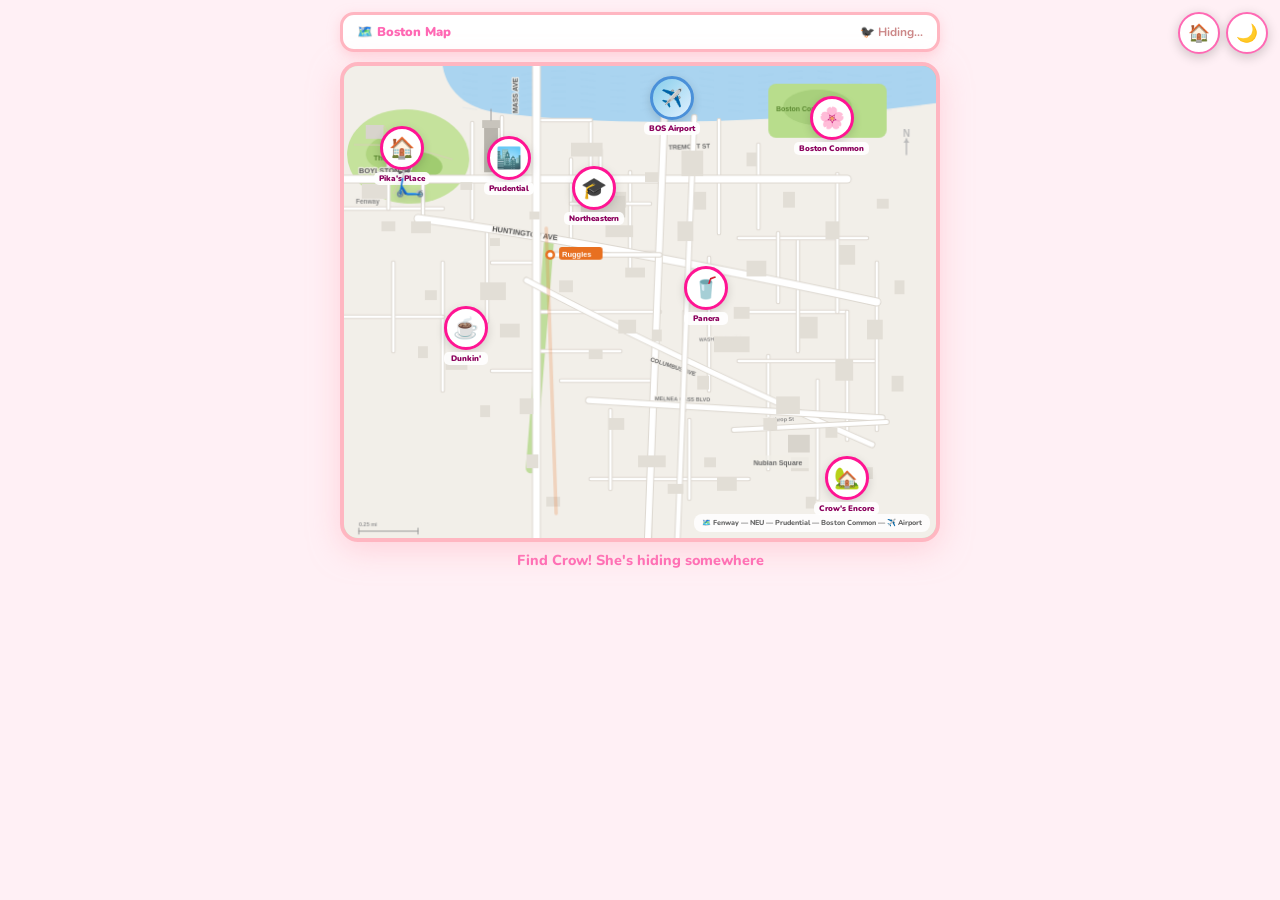
<file: adventure.html>
<!DOCTYPE html>
<html lang="en">
<head>
<meta charset="UTF-8">
<meta name="viewport" content="width=device-width, initial-scale=1.0">
<title>Pillu & Crow Adventure 🛴</title>
<link href="https://fonts.googleapis.com/css2?family=Nunito:wght@400;600;700;800;900&family=Baloo+2:wght@700;800&display=swap" rel="stylesheet">
<link rel="stylesheet" href="adv.css">
</head>
<body>

<!-- Travel overlay -->
<div id="travel-overlay"><div class="travel-scooter">🛴</div><div class="travel-text" id="travel-text">Scooting...</div></div>

<!-- Room interior overlay -->
<div class="room-interior" id="room-interior" onclick="if(event.target===this)closeRoom()">
    <div class="room-card">
        <button class="room-close" onclick="closeRoom()">✕</button>
        <div class="room-title" id="ri-title">Room</div>
        <div class="room-scene-wrap" id="ri-scene"></div>
        <div class="room-desc" id="ri-desc"></div>
        <div id="ri-items"></div>
        <div class="msg-box" id="ri-msg"></div>
    </div>
</div>

<!-- Floating Controls -->
<div style="position:fixed;top:12px;right:12px;z-index:9999;display:flex;gap:6px;">
    <button onclick="window.location.href='index.html'" title="Home" style="width:42px;height:42px;border-radius:50%;border:2px solid #ff69b4;background:#fff;font-size:1.1rem;display:flex;align-items:center;justify-content:center;box-shadow:0 3px 12px rgba(0,0,0,.2);cursor:pointer;">🏠</button>
    <button id="dark-btn" onclick="toggleDark()" title="Dark Mode" style="width:42px;height:42px;border-radius:50%;border:2px solid #ff69b4;background:#fff;font-size:1.1rem;display:flex;align-items:center;justify-content:center;box-shadow:0 3px 12px rgba(0,0,0,.2);cursor:pointer;">🌙</button>
</div>

<!-- ===== MAP ===== -->
<div class="screen active" id="screen-map">
    <div class="top-bar"><span class="loc-name">🗺️ Boston Map</span><span id="map-comp"></span></div>
    <div class="map-wrap" style="position:relative;" id="map-bg">
        <canvas id="map-canvas" width="600" height="480" style="position:absolute;inset:0;width:100%;height:100%;"></canvas>
        <div class="dest-pin" style="left:30px;top:60px;" onclick="travelTo('pikaHouse')"><div class="pin-icon" id="ic-pikaHouse">🏠</div><div class="pin-label">Pika's Place</div></div>
        <div class="dest-pin" style="left:470px;top:390px;" onclick="travelTo('crowHouse')"><div class="pin-icon" id="ic-crowHouse">🏡</div><div class="pin-label">Crow's Encore</div></div>
        <div class="dest-pin" style="left:220px;top:100px;" onclick="travelTo('neu')"><div class="pin-icon" id="ic-neu">🎓</div><div class="pin-label">Northeastern</div></div>
        <div class="dest-pin" style="left:100px;top:240px;" onclick="travelTo('dunkin')"><div class="pin-icon" id="ic-dunkin">☕</div><div class="pin-label">Dunkin'</div></div>
        <div class="dest-pin" style="left:340px;top:200px;" onclick="travelTo('panera')"><div class="pin-icon" id="ic-panera">🥤</div><div class="pin-label">Panera</div></div>
        <div class="dest-pin" style="left:450px;top:30px;" onclick="travelTo('commons')"><div class="pin-icon" id="ic-commons">🌸</div><div class="pin-label">Boston Common</div></div>
        <div class="dest-pin" style="left:140px;top:70px;" onclick="travelTo('prudential')"><div class="pin-icon" id="ic-prudential">🏙️</div><div class="pin-label">Prudential</div></div>
        <div class="dest-pin" style="left:300px;top:10px;" onclick="travelTo('flight')"><div class="pin-icon" id="ic-flight" style="background:linear-gradient(135deg,#87ceeb,#e0f0ff);border-color:#4a90d9;font-size:1.1rem;">✈️</div><div class="pin-label">BOS Airport</div></div>
        <div class="scooter-map" id="map-scoot" style="left:50px;top:100px;">🛴</div>
        <div class="map-legend">🗺️ Fenway — NEU — Prudential — Boston Common — ✈️ Airport</div>
    </div>
    <div class="msg-box" id="map-hint">Tap a destination to scoot there! 🛴</div>
</div>

<!-- ===== NEU ===== -->
<div class="screen" id="screen-neu">
    <div class="top-bar"><button class="back-btn" onclick="goMap()">← Map</button><span class="loc-name">🎓 Northeastern</span><span id="neu-comp"></span></div>
    <div class="panel-title">Campus Destinations</div>
    <div class="choices" style="max-width:400px;width:95vw;">
        <button class="choice-btn" onclick="travelTo('snell')"><span class="ce">📚</span>Snell Library</button>
        <button class="choice-btn" onclick="travelTo('curry')"><span class="ce">🏓</span>Curry Center</button>
        <button class="choice-btn" onclick="travelTo('classroom')"><span class="ce">🏫</span>Classroom</button>
        <button class="choice-btn" onclick="goMap()"><span class="ce">🗺️</span>Back to Map</button>
    </div>
</div>

<!-- ===== PIKA HOUSE ===== -->
<div class="screen" id="screen-pikaHouse">
    <div class="top-bar"><button class="back-btn" onclick="goMap()">← Map</button><span class="loc-name">🏠 1171 Boylston</span><span id="pikaHouse-comp"></span></div>
    <div class="panel">
        <div class="floor-plan" style="height:380px;background:linear-gradient(180deg,#fef8f0,#f8f0e8);">
            <div class="room-spot" style="top:2%;left:28%;width:52%;height:24%;" onclick="openRoom('pikaHouse','bedroom');searchRoom('pikaHouse','bedroom')"><span class="re">🛏️</span><span class="rn">Bedroom (Bay)</span></div>
            <div class="room-spot" style="top:2%;left:2%;width:24%;height:24%;" onclick="openRoom('pikaHouse','bathroom');searchRoom('pikaHouse','bathroom')"><span class="re">🚿</span><span class="rn">Bathroom</span></div>
            <div class="room-spot" style="top:28%;left:2%;width:44%;height:30%;border-color:#9b59b6;border-width:3px;background:rgba(155,89,182,.06);" onclick="openRoom('pikaHouse','pikaSpot');searchRoom('pikaHouse','pikaSpot')"><span class="re">⚡</span><span class="rn">Pika's Spot<br>🛏️ | 🖥️</span></div>
            <div class="room-spot" style="top:28%;left:48%;width:14%;height:14%;border-color:var(--gold);" onclick="openRoom('pikaHouse','closet');searchRoom('pikaHouse','closet')"><span class="re">👕</span><span class="rn">Closet⭐</span></div>
            <div class="room-spot" style="top:44%;left:48%;width:14%;height:14%;" onclick="searchRoom('pikaHouse','closet2')"><span class="re">📦</span><span class="rn">Closet 2</span></div>
            <div class="room-spot" style="top:28%;right:2%;width:20%;height:30%;" onclick="searchRoom('pikaHouse','hall')"><span class="re">🚪</span><span class="rn">Hall</span></div>
            <div class="room-spot" style="bottom:2%;left:2%;width:92%;height:26%;" onclick="openRoom('pikaHouse','kitchen');searchRoom('pikaHouse','kitchen')"><span class="re">🍳</span><span class="rn">Kitchen</span></div>
        </div>
        <div class="msg-box" id="pikaHouse-msg">Tap rooms to explore & search! 🔍</div>
    </div>
</div>

<!-- ===== CROW HOUSE ===== -->
<div class="screen" id="screen-crowHouse">
    <div class="top-bar"><button class="back-btn" onclick="goMap()">← Map</button><span class="loc-name">🏡 Encore</span><span id="crowHouse-comp"></span></div>
    <div class="panel">
        <div class="floor-plan" style="height:420px;background:linear-gradient(180deg,#f0f0e8,#e8e8e0);">
            <div class="room-spot" style="top:1%;left:32%;width:26%;height:7%;border-style:dashed;" onclick="openRoom('crowHouse','porch');searchRoom('crowHouse','porch')"><span class="re">🚪</span><span class="rn">Porch</span></div>
            <div class="room-spot" style="top:10%;left:2%;width:28%;height:20%;" onclick="openRoom('crowHouse','r1');searchRoom('crowHouse','r1')"><span class="re">🛏️</span><span class="rn">Room 1</span></div>
            <div class="room-spot" style="top:10%;left:32%;width:28%;height:20%;border-color:#555;border-width:3px;" onclick="openRoom('crowHouse','r2');searchRoom('crowHouse','r2')"><span class="re">🐦‍⬛</span><span class="rn">Crow's Room</span></div>
            <div class="room-spot" style="top:10%;right:2%;width:20%;height:9%;" onclick="searchRoom('crowHouse','b1')"><span class="re">🚿</span><span class="rn">Bath1</span></div>
            <div class="room-spot" style="top:21%;right:2%;width:20%;height:9%;" onclick="searchRoom('crowHouse','b2')"><span class="re">🛁</span><span class="rn">Bath2</span></div>
            <div class="room-spot" style="top:33%;left:2%;width:28%;height:16%;" onclick="openRoom('crowHouse','kitchen');searchRoom('crowHouse','kitchen')"><span class="re">🍳</span><span class="rn">Kitchen</span></div>
            <div class="room-spot" style="top:33%;left:32%;width:38%;height:16%;" onclick="searchRoom('crowHouse','hall')"><span class="re">🏠</span><span class="rn">Hallway</span></div>
            <div class="room-spot" style="bottom:2%;left:2%;width:36%;height:28%;" onclick="searchRoom('crowHouse','r3')"><span class="re">🛏️</span><span class="rn">Room 3</span></div>
            <div class="room-spot" style="bottom:2%;right:2%;width:36%;height:28%;" onclick="searchRoom('crowHouse','r4')"><span class="re">🛏️</span><span class="rn">Room 4</span></div>
        </div>
        <div class="msg-box" id="crowHouse-msg">Explore Crow's house! 🔍</div>
    </div>
</div>

<!-- ===== DUNKIN ===== -->
<div class="screen" id="screen-dunkin">
    <div class="top-bar"><button class="back-btn" onclick="goMap()">← Map</button><span class="loc-name">☕ Dunkin'</span><span id="dunkin-comp"></span></div>
    <div class="panel" id="dk-panel"></div>
</div>

<!-- ===== PANERA ===== -->
<div class="screen" id="screen-panera">
    <div class="top-bar"><button class="back-btn" onclick="goMap()">← Map</button><span class="loc-name">🥤 Panera Sip Club</span><span id="panera-comp"></span></div>
    <div class="panel" id="pn-panel"></div>
</div>

<!-- ===== BOSTON COMMON HUB ===== -->
<div class="screen" id="screen-commons">
    <div class="top-bar"><button class="back-btn" onclick="goMap()">← Map</button><span class="loc-name">🌸 Boston Common</span></div>
    <div class="panel-title">Boston Common — est. 1634</div>
    <div class="choices" style="max-width:400px;width:95vw;">
        <button class="choice-btn" onclick="show('screen-cherry');initCherry()"><span class="ce">🌸</span>Cherry Blossoms</button>
        <button class="choice-btn" onclick="show('screen-tulips');initTulips()"><span class="ce">🌷</span>Tulip Garden</button>
        <button class="choice-btn" onclick="show('screen-pond');initPond()"><span class="ce">🦆</span>Pond & Bridge</button>
        <button class="choice-btn" onclick="show('screen-foodstall')"><span class="ce">🌭</span>Food Stalls</button>
        <button class="choice-btn" onclick="goMap()"><span class="ce">🗺️</span>Back to Map</button>
    </div>
</div>

<!-- ===== CHERRY BLOSSOMS ===== -->
<div class="screen" id="screen-cherry">
    <div class="top-bar" style="position:absolute;top:0;left:0;right:0;z-index:20;background:rgba(0,0,0,.35);border:none;">
        <button class="back-btn" style="background:rgba(255,255,255,.2);border-color:rgba(255,255,255,.3);color:#fff;" onclick="stopCherry();show('screen-commons')">← Back</button>
        <span class="loc-name" style="color:#fff;">🌸 Cherry Blossoms</span>
    </div>
    <canvas id="cherry-cvs" style="position:absolute;inset:0;width:100%;height:100%;"></canvas>
</div>

<!-- ===== TULIP GARDEN ===== -->
<div class="screen" id="screen-tulips">
    <div class="top-bar" style="position:absolute;top:0;left:0;right:0;z-index:20;background:rgba(0,0,0,.35);border:none;">
        <button class="back-btn" style="background:rgba(255,255,255,.2);border-color:rgba(255,255,255,.3);color:#fff;" onclick="stopTulips();show('screen-commons')">← Back</button>
        <span class="loc-name" style="color:#fff;">🌷 Tulip Garden</span>
    </div>
    <canvas id="tulip-cvs" style="position:absolute;inset:0;width:100%;height:100%;cursor:crosshair;"></canvas>
</div>

<!-- ===== POND & BRIDGE ===== -->
<div class="screen" id="screen-pond">
    <div class="top-bar" style="position:absolute;top:0;left:0;right:0;z-index:20;background:rgba(0,0,0,.35);border:none;">
        <button class="back-btn" style="background:rgba(255,255,255,.2);border-color:rgba(255,255,255,.3);color:#fff;" onclick="stopPond();show('screen-commons')">← Back</button>
        <span class="loc-name" style="color:#fff;">🦆 Pond & Bridge</span>
    </div>
    <canvas id="pond-cvs" style="position:absolute;inset:0;width:100%;height:100%;"></canvas>
</div>

<!-- ===== FOOD STALLS ===== -->
<div class="screen" id="screen-foodstall">
    <div class="top-bar"><button class="back-btn" onclick="show('screen-commons')">← Common</button><span class="loc-name">🌭 Food Stalls</span></div>
    <div class="panel" id="fs-panel"></div>
</div>

<!-- ===== PRUDENTIAL HUB ===== -->
<div class="screen" id="screen-prudential">
    <div class="top-bar"><button class="back-btn" onclick="goMap()">← Map</button><span class="loc-name">🏙️ Prudential Center</span></div>
    <div class="panel-title">Prudential Tower — 52 Floors</div>
    <div class="choices" style="max-width:400px;width:95vw;">
        <button class="choice-btn" onclick="show('screen-skywalk');initSkywalk()"><span class="ce">🔭</span>Skywalk Observatory</button>
        <button class="choice-btn" onclick="show('screen-stargaze');initStargaze()"><span class="ce">🌌</span>Rooftop Stargazing</button>
        <button class="choice-btn" onclick="show('screen-prumall')"><span class="ce">🛍️</span>Mall & Shops</button>
        <button class="choice-btn" onclick="goMap()"><span class="ce">🗺️</span>Back to Map</button>
    </div>
</div>

<!-- ===== SKYWALK ===== -->
<div class="screen" id="screen-skywalk">
    <div class="top-bar" style="position:absolute;top:0;left:0;right:0;z-index:20;background:rgba(0,0,0,.5);border:none;">
        <button class="back-btn" style="background:rgba(255,255,255,.15);border-color:rgba(255,255,255,.3);color:#fff;" onclick="stopSkywalk();show('screen-prudential')">← Back</button>
        <span class="loc-name" style="color:#fff;">🔭 Skywalk Observatory</span>
    </div>
    <canvas id="skywalk-cvs" style="position:absolute;inset:0;width:100%;height:100%;"></canvas>
    <div id="sky-dir" style="position:absolute;bottom:15px;left:50%;transform:translateX(-50%);display:flex;gap:8px;z-index:20;"></div>
</div>

<!-- ===== STARGAZING ===== -->
<div class="screen" id="screen-stargaze">
    <div class="top-bar" style="position:absolute;top:0;left:0;right:0;z-index:20;background:rgba(0,0,0,.5);border:none;">
        <button class="back-btn" style="background:rgba(255,255,255,.15);border-color:rgba(255,255,255,.3);color:#fff;" onclick="stopStargaze();show('screen-prudential')">← Back</button>
        <span class="loc-name" style="color:#fff;">🌌 Stargazing</span>
    </div>
    <canvas id="star-cvs" style="position:absolute;inset:0;width:100%;height:100%;cursor:crosshair;"></canvas>
    <div id="star-info" style="position:absolute;bottom:10px;left:50%;transform:translateX(-50%);font-size:.65rem;font-weight:800;color:rgba(255,255,255,.5);z-index:20;text-align:center;pointer-events:none;"></div>
</div>

<!-- ===== PRUDENTIAL MALL ===== -->
<div class="screen" id="screen-prumall">
    <div class="top-bar"><button class="back-btn" onclick="show('screen-prudential')">← Prudential</button><span class="loc-name">🛍️ Shops at Prudential</span></div>
    <div class="panel" id="prumall-panel"></div>
</div>

<!-- ===== SNELL ===== -->
<div class="screen" id="screen-snell">
    <div class="top-bar"><button class="back-btn" onclick="show('screen-neu')">← NEU</button><span class="loc-name">📚 Snell</span><span id="snell-comp"></span></div>
    <div class="panel">
        <div class="panel-title">📚 Study at Snell</div>
        <div class="study-desk">
            <div style="font-size:2rem;letter-spacing:8px;">📖 💻 ☕</div>
            <p style="font-size:.7rem;color:#8b6508;margin:5px 0;">Pika works here!</p>
            <div class="study-timer" id="study-timer">25:00</div>
        </div>
        <button class="action-btn" id="study-btn" onclick="toggleStudy()">Start Studying 📖</button>
        <div class="msg-box" id="snell-msg">Focus mode 🤫</div>
    </div>
</div>

<!-- ===== CURRY CENTER ===== -->
<div class="screen" id="screen-curry">
    <div class="top-bar"><button class="back-btn" onclick="stopGames();show('screen-neu')">← NEU</button><span class="loc-name">🏓 Curry Center</span><span id="curry-comp"></span></div>
    <div class="panel">
        <!-- TABLE TENNIS -->
        <div id="curry-tt" style="display:block;">
            <div class="diff-bar">
                <button class="diff-btn sel" data-d="beginner" onclick="setTTDiff('beginner')">Beginner</button>
                <button class="diff-btn" data-d="medium" onclick="setTTDiff('medium')">Medium</button>
                <button class="diff-btn" data-d="expert" onclick="setTTDiff('expert')">Expert</button>
            </div>
            <div class="game-score tt-score">
                <span>⚡ Pika<br><span class="sn" id="tt-ps">0</span></span>
                <span style="font-size:.6rem;opacity:.7;">to 11</span>
                <span>Crow 🐦‍⬛<br><span class="sn" id="tt-bs">0</span></span>
            </div>
            <div class="game-canvas-wrap"><canvas id="tt-cvs" width="340" height="500"></canvas></div>
            <div class="game-hint">Drag to move paddle • Tap to serve</div>
            <div class="msg-box" id="tt-msg">Tap to serve! 🏓</div>
            <button class="action-btn sec" onclick="resetTTScore()">Reset Match 🔄</button>
        </div>
    </div>
</div>

<!-- ===== CLASSROOM ===== -->
<div class="screen" id="screen-classroom">
    <div class="top-bar"><button class="back-btn" onclick="exitClassroom()">← NEU</button><span class="loc-name">🏫 Classroom</span><span id="classroom-comp"></span></div>
    <!-- Subject Picker (shown first) -->
    <div class="panel" id="subj-picker">
        <div class="panel-title">🏫 Pick a Class</div>
        <div class="subj-grid" id="subj-grid"></div>
    </div>
    <!-- Classroom Scene (shown after picking subject) -->
    <div class="panel" id="classroom-scene" style="display:none;">
        <div class="classroom-room">
            <!-- Ceiling lights -->
            <div class="cl-lights">💡 &nbsp; 💡 &nbsp; 💡</div>
            <!-- Board -->
            <div class="cl-board-frame">
                <div class="cl-board-label" id="cl-subj-label">📐 Subject</div>
                <div class="cl-board" id="class-board">Welcome to class! 📚</div>
            </div>
            <!-- Note nav -->
            <div class="cl-nav">
                <button class="back-btn" onclick="prevNote()">← Prev</button>
                <span id="note-counter" style="font-size:.7rem;font-weight:800;">0/0</span>
                <button class="back-btn" onclick="nextNote()">Next →</button>
            </div>
            <!-- Desk area -->
            <div class="cl-desks">
                <div class="cl-desk-row">
                    <div class="cl-desk empty"></div>
                    <div class="cl-desk empty"></div>
                </div>
                <div class="cl-desk-row">
                    <div class="cl-desk pika-desk" id="pika-desk">
                        <div class="cl-student">⚡</div>
                        <div class="cl-items">📓 ✏️ 💻</div>
                    </div>
                    <div class="cl-desk" id="crow-desk">
                        <div class="cl-student" id="crow-seat"></div>
                        <div class="cl-items" id="crow-items"></div>
                    </div>
                </div>
                <div class="cl-desk-row">
                    <div class="cl-desk empty"></div>
                    <div class="cl-desk empty"></div>
                </div>
            </div>
            <!-- Floor -->
            <div class="cl-floor"></div>
        </div>
        <button class="action-btn sec" onclick="exitClassroom()" style="margin-top:6px;">Switch Subject 📚</button>
    </div>
</div>

<!-- ===== FLIGHT ===== -->
<div class="screen" id="screen-flight">
    <div class="top-bar"><button class="back-btn" onclick="goMap()">← Map</button><span class="loc-name">✈️ Boston Logan Airport</span><span id="flight-comp"></span></div>
    <div class="panel" id="flight-panel"></div>
</div>

<!-- ===== THANE MAP ===== -->
<div class="screen" id="screen-thane">
    <div class="top-bar"><span class="loc-name">🗺️ Thane Map</span><span id="thane-comp"></span></div>
    <div class="thane-map-wrap" style="position:relative;" id="thane-bg">
        <canvas id="thane-canvas" width="600" height="480" style="position:absolute;inset:0;width:100%;height:100%;"></canvas>
        <div class="dest-pin" style="left:95px;top:100px;" onclick="showThaneLocation('viviana')"><div class="pin-icon">🛍️</div><div class="pin-label">Viviana Mall</div></div>
        <div class="dest-pin" style="left:425px;top:70px;" onclick="showThaneLocation('grandcentral')"><div class="pin-icon">🌳</div><div class="pin-label">Grand Central Park</div></div>
        <div class="dest-pin" style="left:355px;top:260px;" onclick="showThaneLocation('thewalk')"><div class="pin-icon">🚶</div><div class="pin-label">The Walk</div></div>
        <div class="dest-pin" style="left:435px;top:330px;" onclick="showThaneLocation('apollo')"><div class="pin-icon" style="border-color:#555;">🏡</div><div class="pin-label">Crow's House</div></div>
        <div class="dest-pin" style="left:75px;top:340px;" onclick="showThaneLocation('lodha')"><div class="pin-icon" style="border-color:#9b59b6;">🏠</div><div class="pin-label">Pika's House</div></div>
        <div class="scooter-map" id="thane-scoot" style="left:280px;top:200px;">🛴</div>
        <div class="map-legend">🗺️ Thane — Ghodbunder — Hiranandani — Lodha Amara</div>
    </div>
    <div style="text-align:center;margin-top:8px;">
        <button class="action-btn sec" onclick="goMap()" style="max-width:300px;display:inline-block;">✈️ Back to Boston</button>
    </div>
</div>

<!-- ===== THANE LOCATION ===== -->
<div class="screen" id="screen-thane-loc">
    <div class="panel" id="thane-loc-panel" style="width:95vw;max-width:600px;"></div>
</div>

<!-- ===== NAMO PARK — FLOWER GARDEN (fullscreen canvas) ===== -->
<div class="screen" id="screen-park-garden">
    <div class="top-bar" style="position:absolute;top:0;left:0;right:0;z-index:20;background:rgba(0,0,0,.35);border:none;">
        <button class="back-btn" style="background:rgba(255,255,255,.2);border-color:rgba(255,255,255,.3);color:#fff;" onclick="stopParkGarden();showThaneLocation('grandcentral')">← Park</button>
        <span class="loc-name" style="color:#fff;">🌺 Flower Garden</span>
    </div>
    <canvas id="park-garden-cvs" style="position:absolute;inset:0;width:100%;height:100%;cursor:crosshair;"></canvas>
</div>

<!-- ===== NAMO PARK — DUCK POND (fullscreen canvas) ===== -->
<div class="screen" id="screen-park-pond">
    <div class="top-bar" style="position:absolute;top:0;left:0;right:0;z-index:20;background:rgba(0,0,0,.35);border:none;">
        <button class="back-btn" style="background:rgba(255,255,255,.2);border-color:rgba(255,255,255,.3);color:#fff;" onclick="stopParkPond();showThaneLocation('grandcentral')">← Park</button>
        <span class="loc-name" style="color:#fff;">🦆 Upvan Lake</span>
    </div>
    <canvas id="park-pond-cvs" style="position:absolute;inset:0;width:100%;height:100%;"></canvas>
</div>

<!-- ===== THE WALK — NIGHT STROLL (fullscreen canvas) ===== -->
<div class="screen" id="screen-walk-stroll">
    <div class="top-bar" style="position:absolute;top:0;left:0;right:0;z-index:20;background:rgba(0,0,0,.5);border:none;">
        <button class="back-btn" style="background:rgba(255,255,255,.15);border-color:rgba(255,255,255,.3);color:#fff;" onclick="stopWalkStroll();showThaneLocation('thewalk')">← The Walk</button>
        <span class="loc-name" style="color:#fff;">🌃 Night Stroll</span>
    </div>
    <canvas id="walk-stroll-cvs" style="position:absolute;inset:0;width:100%;height:100%;"></canvas>
</div>

<!-- ===== NAMO PARK — SUNSET POINT (fullscreen canvas) ===== -->
<div class="screen" id="screen-park-sunset">
    <div class="top-bar" style="position:absolute;top:0;left:0;right:0;z-index:20;background:rgba(0,0,0,.25);border:none;">
        <button class="back-btn" style="background:rgba(255,255,255,.2);border-color:rgba(255,255,255,.3);color:#fff;" onclick="stopParkSunset();showThaneLocation('grandcentral')">← Park</button>
        <span class="loc-name" style="color:#fff;">🌅 Sunset Point</span>
    </div>
    <canvas id="park-sunset-cvs" style="position:absolute;inset:0;width:100%;height:100%;"></canvas>
</div>

<!-- ===== NAMO PARK — FITNESS ZONE (fullscreen canvas) ===== -->
<div class="screen" id="screen-park-fitness">
    <div class="top-bar" style="position:absolute;top:0;left:0;right:0;z-index:20;background:rgba(0,0,0,.3);border:none;">
        <button class="back-btn" style="background:rgba(255,255,255,.2);border-color:rgba(255,255,255,.3);color:#fff;" onclick="stopParkFitness();showThaneLocation('grandcentral')">← Park</button>
        <span class="loc-name" style="color:#fff;">💪 Fitness Zone</span>
    </div>
    <canvas id="park-fitness-cvs" style="position:absolute;inset:0;width:100%;height:100%;cursor:pointer;"></canvas>
</div>

<!-- ===== NAMO PARK — BOAT RIDE (fullscreen canvas) ===== -->
<div class="screen" id="screen-park-boat">
    <div class="top-bar" style="position:absolute;top:0;left:0;right:0;z-index:20;background:rgba(0,0,0,.3);border:none;">
        <button class="back-btn" style="background:rgba(255,255,255,.2);border-color:rgba(255,255,255,.3);color:#fff;" onclick="stopParkBoat();showThaneLocation('grandcentral')">← Park</button>
        <span class="loc-name" style="color:#fff;">🚣 Boat Ride</span>
    </div>
    <canvas id="park-boat-cvs" style="position:absolute;inset:0;width:100%;height:100%;cursor:pointer;"></canvas>
</div>

<!-- ===== FOUND CROW ===== -->
<div class="screen" id="screen-found">
    <div class="top-bar"><button class="back-btn" onclick="goMap()">← Map</button><span class="loc-name" id="found-loc">📍</span><span class="companion-found">🐦‍⬛ Together!</span></div>
    <div class="panel" style="text-align:center;">
        <div style="font-size:3.5rem;margin:8px 0;">⚡🤝🐦‍⬛</div>
        <div class="panel-title">You found Crow! 💛</div>
        <p style="font-size:.8rem;font-weight:700;color:#888;margin-bottom:12px;">Where to hang out?</p>
        <div class="choices" id="found-choices"></div>
    </div>
</div>

<!-- Load all JS modules -->
<script src="adv-core.js"></script>
<script src="adv-games.js"></script>
<script src="adv-shops.js"></script>
<script src="adv-school.js"></script>
<script src="adv-commons.js"></script>
<script src="adv-prudential.js"></script>
<script src="adv-flight.js"></script>
<script src="adv-thane.js"></script>
<script src="adv-thane-canvas.js"></script>
<script>
    // Boot everything up
    // Draw realistic map
    window.drawMap = function(){
        var mc = document.getElementById('map-canvas');
        if (!mc) return;
        var c = mc.getContext('2d');
        var W = 600, H = 480;

        var dk = document.body.classList.contains('dark');
        // -- Background --
        c.fillStyle = dk ? '#242f3e' : '#f2efe9'; c.fillRect(0, 0, W, H);

        // -- Water: Charles River --
        c.fillStyle = dk ? '#17263c' : '#aad4f0';
        c.beginPath(); c.moveTo(100, 0); c.lineTo(W + 20, 0); c.lineTo(W + 20, 35);
        c.bezierCurveTo(480, 55, 300, 65, 160, 48);
        c.bezierCurveTo(130, 45, 105, 30, 100, 0); c.fill();
        // water texture
        c.strokeStyle = dk ? 'rgba(60,100,140,.25)' : 'rgba(150,200,230,.25)'; c.lineWidth = 0.5;
        for (var wy = 8; wy < 50; wy += 7) {
            c.beginPath();
            for (var wx = 120; wx < W; wx += 30) {
                c.moveTo(wx, wy + Math.sin(wx * 0.05) * 3);
                c.lineTo(wx + 15, wy + Math.sin((wx + 15) * 0.05) * 3);
            }
            c.stroke();
        }

        // -- Parks --
        // The Fens
        c.fillStyle = dk ? '#263d29' : '#c5e29c';
        c.beginPath(); c.ellipse(65, 92, 62, 48, 0.08, 0, Math.PI * 2); c.fill();
        c.fillStyle = dk ? '#1e3520' : '#b0d580';
        c.beginPath(); c.ellipse(50, 88, 28, 18, -0.1, 0, Math.PI * 2); c.fill();
        c.fillStyle = dk ? '#1a3018' : '#a0cc70';
        c.beginPath(); c.ellipse(80, 100, 20, 12, 0.2, 0, Math.PI * 2); c.fill();
        // Fens pond
        c.fillStyle = dk ? '#152838' : '#90c8e0';
        c.beginPath(); c.ellipse(60, 95, 12, 6, 0, 0, Math.PI * 2); c.fill();
        // paths in Fens
        c.strokeStyle = dk ? '#3a4a38' : '#d8d0b8'; c.lineWidth = 1;
        c.beginPath(); c.moveTo(10, 80); c.quadraticCurveTo(60, 78, 110, 95); c.stroke();
        c.beginPath(); c.moveTo(40, 60); c.quadraticCurveTo(65, 100, 50, 130); c.stroke();

        // SW Corridor Park
        c.fillStyle = dk ? '#1e3520' : '#c0dd9c';
        c.save(); c.translate(208, 175); c.rotate(0.08);
        c.beginPath(); c.roundRect(-5, 0, 10, 240, 5); c.fill(); c.restore();

        // -- Road helper --
        function rd(x1,y1,x2,y2,w) {
            c.lineCap = 'round';
            // border
            c.strokeStyle = dk ? '#1a2030' : '#ddd8d0'; c.lineWidth = w + 2;
            c.beginPath(); c.moveTo(x1,y1); c.lineTo(x2,y2); c.stroke();
            // fill
            c.strokeStyle = dk ? '#38414e' : '#fff'; c.lineWidth = w;
            c.beginPath(); c.moveTo(x1,y1); c.lineTo(x2,y2); c.stroke();
        }
        function crd(pts, w) {
            c.lineCap = 'round';
            c.strokeStyle = dk ? '#1a2030' : '#ddd8d0'; c.lineWidth = w + 2;
            c.beginPath(); c.moveTo(pts[0], pts[1]);
            if (pts.length === 6) c.quadraticCurveTo(pts[2], pts[3], pts[4], pts[5]);
            else if (pts.length === 8) c.bezierCurveTo(pts[2], pts[3], pts[4], pts[5], pts[6], pts[7]);
            c.stroke();
            c.strokeStyle = dk ? '#38414e' : '#fff'; c.lineWidth = w;
            c.beginPath(); c.moveTo(pts[0], pts[1]);
            if (pts.length === 6) c.quadraticCurveTo(pts[2], pts[3], pts[4], pts[5]);
            else if (pts.length === 8) c.bezierCurveTo(pts[2], pts[3], pts[4], pts[5], pts[6], pts[7]);
            c.stroke();
        }
        function lbl(t,x,y,a,s,cl) {
            c.save(); c.translate(x,y); if (a) c.rotate(a);
            // white halo
            c.font = '700 ' + (s||6.5) + 'px sans-serif';
            c.strokeStyle = dk ? 'rgba(36,47,62,.85)' : 'rgba(242,239,233,.85)'; c.lineWidth = 2.5; c.lineJoin = 'round';
            c.strokeText(t, 0, 0);
            c.fillStyle = cl || '#666'; c.fillText(t, 0, 0);
            c.restore();
        }

        // ============ MINOR STREETS (draw first, under major) ============
        var minors = [
            // Fenway area grid
            [0,145,100,145], [130,58,130,155], [160,52,160,115],
            [45,70,45,145], [80,115,80,165],
            // NEU campus area
            [230,95,230,190], [260,85,260,155], [290,108,290,210],
            [210,190,315,190], [230,140,310,140],
            // Between Huntington & Columbus
            [195,250,320,250], [195,290,280,290], [150,200,195,200],
            [100,200,100,330], [145,165,145,260],
            // South/East grid
            [370,195,370,330], [400,250,510,250], [430,295,430,410],
            [460,175,460,290], [400,175,530,175],
            [480,320,480,440], [510,250,510,380],
            // Roxbury area
            [310,395,310,H], [250,420,410,420], [350,360,350,440],
            [270,350,270,430], [400,300,540,300],
            [0,255,100,255], [150,310,195,310],
            // Additional fill
            [50,200,50,290], [345,250,345,350],
            [220,320,310,320], [440,170,440,240],
            [500,110,500,250], [540,200,540,370],
            [250,55,250,110], [200,55,250,55],
            [380,55,380,170], [420,80,420,165],
        ];
        for (var mi = 0; mi < minors.length; mi++) {
            var m = minors[mi];
            rd(m[0], m[1], m[2], m[3], 2.5);
        }

        // ============ MAJOR STREETS ============
        rd(0, 115, 510, 115, 7);  // Boylston St
        lbl('BOYLSTON ST', 15, 109, 0, 7.5, '#555');
        crd([75, 155, 260, 180, 540, 240], 7);  // Huntington Ave
        lbl('HUNTINGTON AVE', 150, 168, 0.14, 7.5, '#555');
        rd(195, 0, 195, H, 7);  // Mass Ave
        lbl('MASS AVE', 176, 48, -Math.PI/2, 7, '#555');
        rd(325, 42, 308, H, 6);  // Tremont St
        lbl('TREMONT ST', 329, 85, -0.04, 6.5, '#666');
        crd([185, 218, 330, 295, 535, 385], 5);  // Columbus Ave
        lbl('COLUMBUS AVE', 310, 300, 0.32, 6, '#666');
        rd(248, 340, 545, 358, 5.5);  // Melnea Cass
        lbl('MELNEA CASS BLVD', 315, 340, 0.02, 5.5, '#777');
        rd(355, 52, 338, H, 4.5);  // Washington St
        lbl('WASHINGTON ST', 360, 280, -0.04, 5, '#888');
        rd(395, 370, 550, 362, 4);  // Winthrop St
        lbl('Winthrop St', 425, 362, -0.04, 5.5, '#888');
        // Ruggles St
        rd(210, 192, 320, 192, 3.5);

        // ============ BUILDINGS (dense clusters) ============
        c.fillStyle = dk ? '#1c2a38' : '#e2ded6';
        var B = [
            [18,120,26,15],[68,158,20,12],[138,220,26,18],[230,78,32,14],
            [248,128,38,16],[342,86,22,26],[265,162,28,12],[375,275,36,16],
            [438,336,24,18],[462,255,18,22],[298,396,28,12],[103,293,22,16],
            [502,182,16,20],[158,262,20,14],[408,198,20,16],[498,298,18,22],
            [338,158,16,20],[218,218,14,12],[278,258,18,14],[82,228,12,10],
            [268,358,16,12],[378,418,20,14],[178,338,14,16],[118,118,12,8],
            // more density
            [38,158,14,10],[355,128,12,18],[395,245,16,12],[530,258,16,20],
            [453,398,18,14],[188,148,10,8],[305,108,14,10],[445,128,12,16],
            [285,205,20,10],[425,358,14,12],[365,398,12,10],[488,158,14,18],
            [148,175,10,8],[75,285,10,12],[555,315,12,16],[522,408,14,12],
            [328,425,16,10],[185,395,12,14],[248,288,14,10],[408,88,10,14],
            [540,135,12,10],[468,438,10,12],[205,438,14,10],[358,315,12,14],
            [138,345,10,12],[558,218,10,14],[488,368,12,10],[312,268,10,12],
        ];
        for (var bi = 0; bi < B.length; bi++) {
            var b = B[bi]; c.fillRect(b[0], b[1], b[2], b[3]);
        }
        // Darker accent buildings (larger / important)
        c.fillStyle = dk ? '#222e3a' : '#d8d4cc';
        c.fillRect(240, 132, 45, 22); // NEU
        c.fillRect(22, 60, 18, 14);   // near Pika
        c.fillRect(450, 375, 22, 18); // near Crow
        // Prudential Tower (tall)
        c.fillStyle = dk ? '#2a3a4a' : '#b8b4ac';
        c.fillRect(142, 60, 14, 48);
        c.fillStyle = dk ? '#3a4a5a' : '#c8c4bc';
        c.fillRect(140, 55, 18, 8);
        // antenna
        c.strokeStyle = dk ? '#4a5a6a' : '#999'; c.lineWidth = 1;
        c.beginPath(); c.moveTo(149, 55); c.lineTo(149, 44); c.stroke();

        // ============ TRANSIT (Orange Line) ============
        c.setLineDash([]);
        c.strokeStyle = '#e87020'; c.lineWidth = 3.5; c.globalAlpha = 0.22;
        c.beginPath(); c.moveTo(205, 165); c.lineTo(215, 455); c.stroke();
        c.globalAlpha = 1;
        // Ruggles station
        c.fillStyle = '#e87020';
        c.beginPath(); c.arc(209, 192, 5, 0, Math.PI * 2); c.fill();
        c.fillStyle = '#fff';
        c.beginPath(); c.arc(209, 192, 2.5, 0, Math.PI * 2); c.fill();
        // station label
        c.fillStyle = '#e87020';
        c.beginPath(); c.roundRect(218, 184, 44, 13, 3); c.fill();
        c.fillStyle = '#fff'; c.font = '700 7.5px sans-serif'; c.fillText('Ruggles', 221, 194);

        // ============ AREA LABELS ============
        lbl('Fenway', 12, 140, 0, 6.5, '#888');
        // Boston Common park
        c.fillStyle = dk ? '#1e3520' : '#b8dd8c';
        c.beginPath(); c.roundRect(430, 18, 120, 55, 8); c.fill();
        c.fillStyle = dk ? '#1a3018' : '#a8d07c';
        c.beginPath(); c.ellipse(480, 42, 35, 18, 0, 0, Math.PI * 2); c.fill();
        c.fillStyle = dk ? '#4a7838' : '#5a8830'; c.font = '700 7px sans-serif';
        c.fillText('Boston Common', 438, 46);
        // Nubian Sq
        c.fillStyle = dk ? 'rgba(36,47,62,.75)' : 'rgba(242,239,233,.75)';
        c.beginPath(); c.roundRect(412, 396, 64, 13, 3); c.fill();
        c.fillStyle = '#666'; c.font = '600 7px sans-serif'; c.fillText('Nubian Square', 415, 406);
        // Fens label
        c.fillStyle = dk ? '#4a7838' : '#5a8830'; c.font = '700 7.5px sans-serif'; c.fillText('The Fens', 30, 96);

        // ============ COMPASS ============
        c.fillStyle = dk ? '#667' : '#bbb'; c.font = '700 10px sans-serif'; c.textAlign = 'center';
        c.fillText('N', 570, 72);
        c.strokeStyle = '#bbb'; c.lineWidth = 1.5;
        c.beginPath(); c.moveTo(570, 74); c.lineTo(570, 90); c.stroke();
        c.beginPath(); c.moveTo(567, 78); c.lineTo(570, 74); c.lineTo(573, 78); c.closePath(); c.fill();
        c.textAlign = 'left';

        // ============ SCALE BAR ============
        c.fillStyle = dk ? '#667' : '#999'; c.font = '600 5.5px sans-serif';
        c.fillText('0.25 mi', 15, H - 12);
        c.strokeStyle = '#999'; c.lineWidth = 1;
        c.beginPath(); c.moveTo(15, H - 7); c.lineTo(75, H - 7); c.stroke();
        c.beginPath(); c.moveTo(15, H - 10); c.lineTo(15, H - 4); c.stroke();
        c.beginPath(); c.moveTo(75, H - 10); c.lineTo(75, H - 4); c.stroke();
    };
    drawMap();

    // Dark mode toggle
    window.toggleDark = function() {
        document.body.classList.toggle('dark');
        var dk = document.body.classList.contains('dark');
        var dbtn = document.getElementById('dark-btn');
        dbtn.innerText = dk ? '\u2600\uFE0F' : '\uD83C\uDF19';
        // Update inline button styles
        var btns = dbtn.parentElement.querySelectorAll('button');
        btns.forEach(function(b) {
            b.style.background = dk ? '#252540' : '#fff';
            b.style.borderColor = dk ? '#3a3058' : '#ff69b4';
            b.style.boxShadow = dk ? '0 3px 12px rgba(0,0,0,.4)' : '0 3px 12px rgba(0,0,0,.2)';
        });
        var mbg = document.getElementById('map-bg');
        if (mbg) mbg.style.background = dk ? '#242f3e' : '#f2efe9';
        var tbg = document.getElementById('thane-bg');
        if (tbg) tbg.style.background = dk ? '#242f3e' : '#f2efe9';
        drawMap();
        if (typeof drawThaneMap === 'function') drawThaneMap();
    };



    initCore();
    buildDK();
    buildPanera();
    buildSubjects();

    // Wrap travelTo to also move the map scooter
    var _origTravel = travelTo;
    travelTo = function(d) {
        moveScooterTo(d);
        _origTravel(d);
        if (d === 'curry') setTimeout(initTT, 150);
    };
</script>
</body>
</html>
</file>
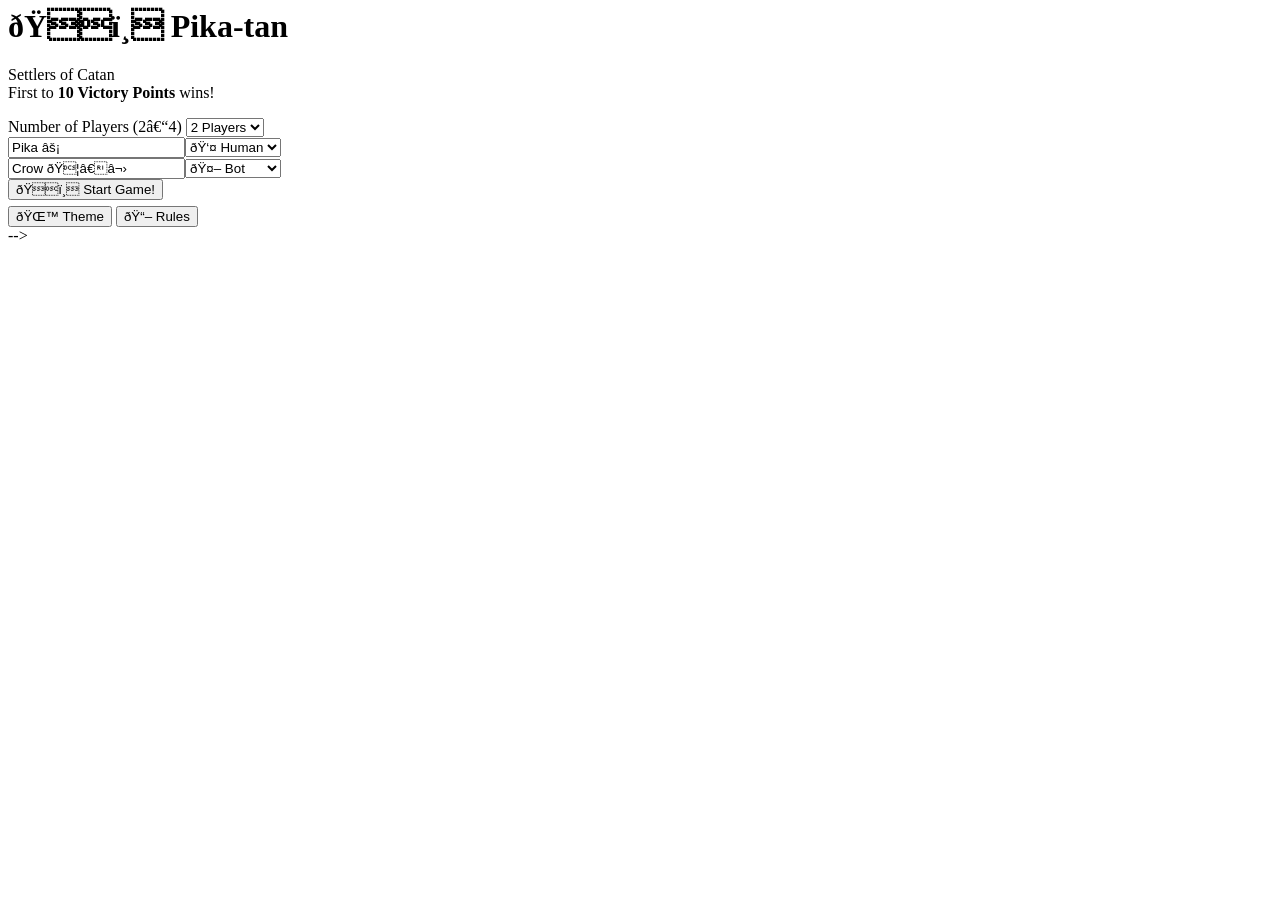
<file: catan.html>
<!-- <!DOCTYPE html>
<html lang="en">
<head>
<meta charset="UTF-8">
<meta name="viewport" content="width=device-width,initial-scale=1.0,maximum-scale=1.0,user-scalable=no">
<title>Pika-tan — Catan</title>
<link href="https://fonts.googleapis.com/css2?family=Nunito:wght@600;700;800;900&family=Baloo+2:wght@700;800&display=swap" rel="stylesheet">
<style>
*{margin:0;padding:0;box-sizing:border-box;}
:root{--bg:#faf3eb;--card:#fff;--text:#4a3520;--accent:#d4883a;--accent2:#c05030;--gold:#d4a020;--border:#e0d0c0;--shadow:rgba(180,150,100,.15);}
body{font-family:'Nunito',sans-serif;background:var(--bg);color:var(--text);overflow-x:hidden;min-height:100vh;}
body.dark{--bg:#1a1410;--card:#2a2018;--text:#d8c8a8;--border:#3a3020;--shadow:rgba(0,0,0,.3);}
.top-bar{display:flex;align-items:center;justify-content:space-between;padding:8px 12px;background:var(--card);border-bottom:2px solid var(--border);position:sticky;top:0;z-index:100;}
.top-bar h1{font-family:'Baloo 2',cursive;font-size:1rem;color:var(--accent);}
.tb{padding:4px 10px;border-radius:8px;border:2px solid var(--border);background:var(--card);font-family:inherit;font-weight:800;font-size:.65rem;cursor:pointer;color:var(--text);}
.game-wrap{display:flex;flex-direction:column;align-items:center;padding:8px;}
.board-area{position:relative;width:min(95vw,420px);aspect-ratio:1/1;margin:0 auto;}
#board-cvs{width:100%;height:100%;border-radius:12px;border:3px solid var(--border);background:var(--card);box-shadow:0 4px 16px var(--shadow);}
.panel{background:var(--card);border:2px solid var(--border);border-radius:12px;padding:10px;margin:6px 0;width:min(95vw,420px);box-shadow:0 2px 8px var(--shadow);}
.panel-title{font-family:'Baloo 2',cursive;font-size:.8rem;color:var(--accent);margin-bottom:4px;}
.res-bar{display:flex;gap:3px;justify-content:center;flex-wrap:wrap;}
.res-item{display:flex;align-items:center;gap:2px;padding:2px 6px;border-radius:6px;font-size:.6rem;font-weight:800;border:2px solid var(--border);background:var(--card);}
.res-item .ri{font-size:.8rem;}
.act-grid{display:grid;grid-template-columns:repeat(3,1fr);gap:4px;margin-top:4px;}
.act-btn{padding:7px 4px;border-radius:10px;border:2px solid var(--border);background:var(--card);font-family:inherit;font-weight:800;font-size:.58rem;cursor:pointer;transition:all .15s;color:var(--text);text-align:center;}
.act-btn:hover:not(:disabled){border-color:var(--accent);background:rgba(212,136,58,.08);}
.act-btn:active:not(:disabled){transform:scale(.95);}
.act-btn:disabled{opacity:.35;cursor:default;}
.act-btn .ae{display:block;font-size:1rem;margin-bottom:1px;}
.log-box{background:rgba(0,0,0,.03);border-radius:8px;padding:6px 8px;max-height:90px;overflow-y:auto;font-size:.5rem;line-height:1.6;color:#888;margin-top:4px;}
body.dark .log-box{background:rgba(255,255,255,.03);}
.modal-overlay{position:fixed;inset:0;background:rgba(0,0,0,.5);z-index:200;display:none;align-items:center;justify-content:center;}
.modal-overlay.active{display:flex;}
.modal{background:var(--card);border:3px solid var(--accent);border-radius:16px;padding:16px;max-width:360px;width:92%;text-align:center;max-height:85vh;overflow-y:auto;}
.modal h2{font-family:'Baloo 2',cursive;font-size:1rem;color:var(--accent);margin-bottom:6px;}
.modal p{font-size:.65rem;font-weight:700;color:#888;margin-bottom:6px;}
.modal button{padding:7px 14px;border-radius:10px;border:2px solid var(--accent);background:var(--accent);color:#fff;font-family:inherit;font-weight:800;font-size:.65rem;cursor:pointer;margin:3px;}
.modal button.sec{background:transparent;color:var(--accent);}
.trade-row{display:flex;align-items:center;gap:4px;margin:4px 0;justify-content:center;font-weight:800;font-size:.65rem;}
.trade-row select,.trade-row input[type=number]{padding:4px;border-radius:6px;border:2px solid var(--border);font-family:inherit;font-weight:800;font-size:.6rem;background:var(--card);color:var(--text);}
.dice-display{display:flex;align-items:center;justify-content:center;gap:6px;margin:6px 0;}
.dice{width:34px;height:34px;background:var(--card);border:2px solid var(--border);border-radius:8px;display:flex;align-items:center;justify-content:center;font-size:1.1rem;font-weight:900;color:var(--accent);box-shadow:0 2px 6px var(--shadow);}
.dice.rolling{animation:diceRoll .5s ease;}
@keyframes diceRoll{0%{transform:rotate(0)scale(1);}50%{transform:rotate(180deg)scale(1.2);}100%{transform:rotate(360deg)scale(1);}}
.tooltip{position:absolute;background:rgba(0,0,0,.85);color:#fff;padding:4px 8px;border-radius:6px;font-size:.5rem;font-weight:800;pointer-events:none;z-index:50;white-space:nowrap;display:none;}
/* Player panels */
.pp{border-radius:10px;padding:6px 8px;margin:3px 0;border:2px solid var(--border);background:var(--card);transition:all .2s;}
.pp.active-turn{border-color:var(--accent);box-shadow:0 0 8px rgba(212,136,58,.3);background:rgba(212,136,58,.04);}
.pp-head{display:flex;align-items:center;gap:4px;margin-bottom:3px;}
.pp-name{font-weight:900;font-size:.65rem;}
.pp-vp{font-weight:900;font-size:.6rem;color:var(--accent);margin-left:auto;}
.pp-badges{display:flex;gap:3px;margin-left:4px;}
.pp-badge{font-size:.5rem;font-weight:800;padding:1px 4px;border-radius:4px;background:rgba(212,160,32,.15);color:var(--gold);border:1px solid rgba(212,160,32,.3);}
.pp-res{display:flex;gap:2px;flex-wrap:wrap;margin-top:2px;}
.pp-ri{font-size:.5rem;font-weight:800;padding:1px 4px;border-radius:4px;border:1px solid var(--border);background:var(--card);}
.dev-cards{display:flex;gap:3px;flex-wrap:wrap;margin:4px 0;}
.dev-card{padding:3px 6px;border-radius:6px;border:2px solid var(--border);background:var(--card);font-size:.5rem;font-weight:800;cursor:pointer;transition:all .15s;}
.dev-card:hover{border-color:var(--gold);transform:translateY(-1px);}
/* Start screen */
.start-screen{position:fixed;inset:0;background:var(--bg);z-index:300;display:flex;flex-direction:column;align-items:center;justify-content:center;gap:10px;text-align:center;padding:16px;}
.start-screen h1{font-family:'Baloo 2',cursive;font-size:1.8rem;color:var(--accent);}
.start-screen p{font-size:.7rem;font-weight:700;color:#888;max-width:300px;}
.setup-box{background:var(--card);border:2px solid var(--border);border-radius:14px;padding:14px;width:min(90vw,340px);text-align:left;}
.setup-box label{font-size:.65rem;font-weight:800;color:#888;display:block;margin:6px 0 2px;}
.setup-box input,.setup-box select{width:100%;padding:6px;border-radius:8px;border:2px solid var(--border);font-family:inherit;font-weight:700;font-size:.7rem;background:var(--card);color:var(--text);}
.setup-row{display:flex;gap:6px;align-items:center;margin:4px 0;}
.setup-row input{flex:1;}
.setup-row select{width:80px;}
.sbtn{display:block;width:100%;padding:12px;border-radius:12px;border:2px solid var(--accent);background:var(--accent);color:#fff;font-family:inherit;font-weight:900;font-size:.8rem;cursor:pointer;margin-top:10px;}
.sbtn:active{transform:scale(.97);}
@media(max-width:400px){.act-grid{grid-template-columns:repeat(2,1fr);}}
</style>
</head>
<body>
<div class="top-bar">
    <a href="index.html" style="text-decoration:none;font-size:1rem;">🏠</a>
    <h1>🏝️ Pika-tan</h1>
    <div><button class="tb" onclick="toggleDark()">🌙</button> <button class="tb" onclick="showRules()">📖</button></div>
</div>

<!-- START SCREEN -->
<div class="start-screen" id="start-screen">
    <h1>🏝️ Pika-tan</h1>
    <p>Settlers of Catan<br>First to <b>10 Victory Points</b> wins!</p>
    <div class="setup-box">
        <label>Number of Players (2–4)</label>
        <select id="setup-count" onchange="updateSetupSlots()">
            <option value="2" selected>2 Players</option>
            <option value="3">3 Players</option>
            <option value="4">4 Players</option>
        </select>
        <div id="setup-slots"></div>
        <button class="sbtn" onclick="launchGame()">🏝️ Start Game!</button>
    </div>
    <div style="margin-top:6px;"><button class="tb" onclick="toggleDark()">🌙 Theme</button> <button class="tb" onclick="showRules()">📖 Rules</button></div>
</div>

<!-- GAME -->
<div class="game-wrap" id="game-wrap" style="display:none;">
    <!-- Player panels (generated dynamically) -->
    <div id="player-panels" style="width:min(95vw,420px);"></div>
    <!-- Board -->
    <div class="board-area"><canvas id="board-cvs"></canvas><div class="tooltip" id="tooltip"></div></div>
    <!-- Dice -->
    <div class="dice-display">
        <div class="dice" id="die1">?</div><div class="dice" id="die2">?</div>
        <span style="font-weight:900;font-size:.65rem;color:#888;" id="roll-sum"></span>
    </div>
    <!-- Actions for current human player -->
    <div class="panel"><div class="panel-title" id="act-title">🎮 Actions</div><div class="act-grid" id="act-grid"></div></div>
    <!-- Dev cards hand -->
    <div class="panel" id="dev-panel" style="display:none;"><div class="panel-title">🃏 Your Dev Cards</div><div class="dev-cards" id="dev-cards"></div></div>
    <!-- Log -->
    <div class="panel"><div class="panel-title">📜 Log</div><div class="log-box" id="log-box"></div></div>
</div>
<div class="modal-overlay" id="modal-overlay"><div class="modal" id="modal"></div></div>

<script>
var PCOLORS = ['#d4a020','#5080c0','#c05030','#40a060'];
var PCOLORS_DARK = ['#ffd060','#80b0e0','#e07050','#60c080'];
var RES = ['wood','brick','sheep','ore','wheat'];
var RES_E = {wood:'🪵',brick:'🧱',sheep:'🐑',ore:'⛰️',wheat:'🌾',desert:'🏜️'};
var RES_C = {wood:'#2d8a4e',brick:'#c05030',sheep:'#7cba3a',ore:'#8090a0',wheat:'#d4a020',desert:'#d4c090'};
var BUILD_COST = {road:{wood:1,brick:1},settlement:{wood:1,brick:1,sheep:1,wheat:1},city:{ore:3,wheat:2},devcard:{ore:1,sheep:1,wheat:1}};
var DEV_TYPES = ['knight','knight','knight','knight','knight','knight','knight','knight','knight','knight','knight','knight','knight','knight','vp','vp','vp','vp','vp','roadbuild','roadbuild','yearofplenty','yearofplenty','monopoly','monopoly'];
var HEX_LAYOUT = [{q:0,r:0},{q:1,r:0},{q:2,r:0},{q:-1,r:1},{q:0,r:1},{q:1,r:1},{q:2,r:1},{q:-2,r:2},{q:-1,r:2},{q:0,r:2},{q:1,r:2},{q:2,r:2},{q:-2,r:3},{q:-1,r:3},{q:0,r:3},{q:1,r:3},{q:-2,r:4},{q:-1,r:4},{q:0,r:4}];
var NUMBER_TOKENS = [5,2,6,3,8,10,9,12,11,4,8,10,9,4,5,6,3,11];
var TERRAIN_POOL = ['wood','wood','wood','wood','brick','brick','brick','sheep','sheep','sheep','sheep','ore','ore','ore','wheat','wheat','wheat','wheat','desert'];

var G = {phase:'setup1',turn:0,hexes:[],verts:[],edges:[],players:[],devDeck:[],robber:-1,setupPlacements:0,setupOrder:[],dice:[0,0],log:[],buildings:[]};
var cvs,ctx,CW,CH,hexSize;
var pikaImg=new Image(),crowImg=new Image();pikaImg.src='pikachu.png';crowImg.src='crow.png';
var numPlayers=2;

// ===== SETUP SCREEN =====
function updateSetupSlots(){
    var n=+document.getElementById('setup-count').value;
    var div=document.getElementById('setup-slots');
    var defaults=['Pika ⚡','Crow 🐦‍⬛','Fox 🦊','Bear 🐻'];
    var h='';
    for(var i=0;i<n;i++){
        h+='<div class="setup-row"><input id="pname-'+i+'" value="'+defaults[i]+'" placeholder="Player '+(i+1)+' name">';
        h+='<select id="ptype-'+i+'"><option value="human">👤 Human</option><option value="bot"'+(i>=1?' selected':'')+'>🤖 Bot</option></select></div>';
    }
    div.innerHTML=h;
}
updateSetupSlots();

function launchGame(){
    numPlayers=+document.getElementById('setup-count').value;
    G.players=[];
    for(var i=0;i<numPlayers;i++){
        var name=document.getElementById('pname-'+i).value||('Player '+(i+1));
        var isBot=document.getElementById('ptype-'+i).value==='bot';
        G.players.push({name:name,isBot:isBot,color:PCOLORS[i],res:{wood:0,brick:0,sheep:0,ore:0,wheat:0},devCards:[],usedKnights:0,roads:0,settlements:0,cities:0,longestRoad:false,largestArmy:false,vp:0});
    }
    document.getElementById('start-screen').style.display='none';
    document.getElementById('game-wrap').style.display='';
    initGame();
}

// ===== INIT =====
function initGame(){
    var terrains=shuffle(TERRAIN_POOL.slice()),nums=NUMBER_TOKENS.slice(),ni=0;
    G.hexes=[];
    for(var i=0;i<HEX_LAYOUT.length;i++){
        var t=terrains[i],n=0;
        if(t!=='desert'){n=nums[ni];ni++;}else G.robber=i;
        G.hexes.push({q:HEX_LAYOUT[i].q,r:HEX_LAYOUT[i].r,type:t,num:n,idx:i});
    }
    generateGraph();
    G.devDeck=shuffle(DEV_TYPES.slice());
    for(var p=0;p<G.players.length;p++){
        var pl=G.players[p];pl.res={wood:0,brick:0,sheep:0,ore:0,wheat:0};
        pl.devCards=[];pl.usedKnights=0;pl.roads=0;pl.settlements=0;pl.cities=0;pl.longestRoad=false;pl.largestArmy=false;pl.vp=0;
    }
    G.phase='setup1';G.turn=0;G.setupPlacements=0;G.dice=[0,0];G.log=[];G.buildings=[];
    // Setup order: 0,1,...,N-1,N-1,...,1,0 (snake draft)
    G.setupOrder=[];
    for(var i=0;i<numPlayers;i++)G.setupOrder.push(i);
    for(var i=numPlayers-1;i>=0;i--)G.setupOrder.push(i);
    log('🏝️ Setup! '+G.players[G.setupOrder[0]].name+' places first.');
    G.turn=G.setupOrder[0];
    setupCanvas();render();
    if(G.players[G.turn].isBot)setTimeout(botSetup,600);
}
function shuffle(a){for(var i=a.length-1;i>0;i--){var j=~~(Math.random()*(i+1));var t=a[i];a[i]=a[j];a[j]=t;}return a;}

// ===== HEX GEOMETRY =====
function hexCenter(q,r){
    var rowSizes=[3,4,5,4,3],rowIdx=r;
    var firstQ=HEX_LAYOUT.filter(function(h){return h.r===r;})[0].q;
    var colIdx=q-firstQ,rowW=rowSizes[rowIdx];
    var hSpacing=hexSize*1.75,vSpacing=hexSize*1.52;
    var offX=CW/2,offY=(CH-4*vSpacing)/2+hexSize*.1;
    var x=offX+(colIdx-(rowW-1)/2)*hSpacing,y=offY+rowIdx*vSpacing;
    return{x:x,y:y};
}
function hexCorner(cx,cy,i){var a=Math.PI/180*(60*i-30);return{x:cx+hexSize*Math.cos(a),y:cy+hexSize*Math.sin(a)};}

// ===== GRAPH =====
function generateGraph(){
    var vertMap={};G.verts=[];G.edges=[];
    setupCanvasSize();
    function vKey(x,y){return Math.round(x*2)+','+Math.round(y*2);}
    function getVert(x,y,hi){
        var k=vKey(x,y);
        if(vertMap[k]!==undefined){var v=G.verts[vertMap[k]];if(v.hexes.indexOf(hi)<0)v.hexes.push(hi);return vertMap[k];}
        var vi=G.verts.length;G.verts.push({x:x,y:y,hexes:[hi],building:null,player:-1,idx:vi});vertMap[k]=vi;return vi;
    }
    for(var hi=0;hi<G.hexes.length;hi++){
        var h=G.hexes[hi],c=hexCenter(h.q,h.r),corners=[];
        for(var ci=0;ci<6;ci++){var pt=hexCorner(c.x,c.y,ci);corners.push(getVert(pt.x,pt.y,hi));}
        h.corners=corners;
        for(var ci=0;ci<6;ci++){var a=corners[ci],b=corners[(ci+1)%6],ek=Math.min(a,b)+'-'+Math.max(a,b);
            if(!G.edges.some(function(e){return e.key===ek;}))G.edges.push({a:a,b:b,key:ek,player:-1,idx:G.edges.length});}
    }
}
function updateVertexPositions(){setupCanvasSize();for(var hi=0;hi<G.hexes.length;hi++){var h=G.hexes[hi],c=hexCenter(h.q,h.r);for(var ci=0;ci<6;ci++){var pt=hexCorner(c.x,c.y,ci);var vi=h.corners[ci];G.verts[vi].x=pt.x;G.verts[vi].y=pt.y;}}}
function setupCanvasSize(){cvs=document.getElementById('board-cvs');var r=cvs.getBoundingClientRect(),dpr=window.devicePixelRatio||1;CW=r.width;CH=r.height;cvs.width=Math.round(CW*dpr);cvs.height=Math.round(CH*dpr);ctx=cvs.getContext('2d');ctx.setTransform(dpr,0,0,dpr,0,0);hexSize=Math.min(CW/10.5,CH/8.5);}
function setupCanvas(){setupCanvasSize();updateVertexPositions();restoreClickHandler();cvs.onmousemove=function(e){var r=cvs.getBoundingClientRect();handleHover(e.clientX-r.left,e.clientY-r.top);};}
function restoreClickHandler(){cvs.onclick=function(e){var r=cvs.getBoundingClientRect();handleClick(e.clientX-r.left,e.clientY-r.top);};}

// ===== BUILDING REGISTRY =====
function registerBuilding(vi,player,type){
    var v=G.verts[vi];v.building=type;v.player=player;
    var adj=[];
    for(var hi=0;hi<G.hexes.length;hi++){var hex=G.hexes[hi],hc=hexCenter(hex.q,hex.r);
        for(var ci=0;ci<6;ci++){var pt=hexCorner(hc.x,hc.y,ci);if(Math.hypot(pt.x-v.x,pt.y-v.y)<hexSize*.3){adj.push(hi);break;}}}
    var existing=null;for(var bi=0;bi<G.buildings.length;bi++)if(G.buildings[bi].vertIdx===vi){existing=G.buildings[bi];break;}
    if(existing){existing.type=type;existing.player=player;existing.adjacentHexes=adj;}
    else G.buildings.push({vertIdx:vi,player:player,type:type,adjacentHexes:adj});
}
function distributeResources(sum){
    var gave=false;
    for(var bi=0;bi<G.buildings.length;bi++){var b=G.buildings[bi];
        for(var ai=0;ai<b.adjacentHexes.length;ai++){var hi=b.adjacentHexes[ai],hex=G.hexes[hi];
            if(hex.num===sum&&hex.type!=='desert'&&G.robber!==hi){var amt=b.type==='city'?2:1;G.players[b.player].res[hex.type]+=amt;
                log(G.players[b.player].name+' +'+amt+' '+RES_E[hex.type]);gave=true;}}}
    if(!gave)log('No buildings on '+sum+'.');
}

// ===== RENDER =====
function render(){
    if(!ctx)return;var dk=document.body.classList.contains('dark');
    ctx.fillStyle=dk?'#0a1828':'#a0c8e8';ctx.fillRect(0,0,CW,CH);
    ctx.strokeStyle=dk?'rgba(40,80,120,.15)':'rgba(255,255,255,.2)';ctx.lineWidth=1;
    for(var wy=0;wy<CH;wy+=12){ctx.beginPath();for(var wx=0;wx<CW;wx+=4){var yo=Math.sin(wx*.05+wy*.08)*2;if(wx===0)ctx.moveTo(wx,wy+yo);else ctx.lineTo(wx,wy+yo);}ctx.stroke();}
    var ig=ctx.createRadialGradient(CW/2,CH/2,hexSize*1.5,CW/2,CH/2,hexSize*4.2);
    ig.addColorStop(0,dk?'rgba(40,50,30,.6)':'rgba(200,210,160,.5)');ig.addColorStop(1,'rgba(0,0,0,0)');
    ctx.fillStyle=ig;ctx.beginPath();ctx.arc(CW/2,CH/2,hexSize*4.2,0,Math.PI*2);ctx.fill();
    for(var hi=0;hi<G.hexes.length;hi++)drawHex(hi);
    // Roads
    for(var ei=0;ei<G.edges.length;ei++){var e=G.edges[ei];if(e.player>=0){var va=G.verts[e.a],vb=G.verts[e.b];
        ctx.strokeStyle=dk?PCOLORS_DARK[e.player]:G.players[e.player].color;ctx.lineWidth=4;ctx.lineCap='round';ctx.beginPath();ctx.moveTo(va.x,va.y);ctx.lineTo(vb.x,vb.y);ctx.stroke();
        ctx.strokeStyle='rgba(255,255,255,.3)';ctx.lineWidth=1.5;ctx.beginPath();ctx.moveTo(va.x,va.y);ctx.lineTo(vb.x,vb.y);ctx.stroke();}}
    // Buildings
    for(var vi=0;vi<G.verts.length;vi++){var v=G.verts[vi];if(v.building)drawBuilding(v);}
    if(G.phase==='setup1'||G.phase==='setup2')drawValidPlacements();
    updateUI();
}
function drawHex(hi){
    var h=G.hexes[hi],c=hexCenter(h.q,h.r),dk=document.body.classList.contains('dark');
    ctx.fillStyle=dk?darken(RES_C[h.type],.5):RES_C[h.type];
    ctx.beginPath();for(var i=0;i<6;i++){var pt=hexCorner(c.x,c.y,i);if(i===0)ctx.moveTo(pt.x,pt.y);else ctx.lineTo(pt.x,pt.y);}ctx.closePath();ctx.fill();
    ctx.strokeStyle=dk?'rgba(255,255,255,.1)':'rgba(0,0,0,.15)';ctx.lineWidth=1.5;ctx.stroke();
    if(G.robber===hi){ctx.fillStyle='rgba(0,0,0,.5)';ctx.beginPath();ctx.arc(c.x,c.y,hexSize*.25,0,Math.PI*2);ctx.fill();ctx.fillStyle='#fff';ctx.font='700 '+hexSize*.22+'px Nunito';ctx.textAlign='center';ctx.textBaseline='middle';ctx.fillText('🥷',c.x,c.y);}
    if(h.num>0&&G.robber!==hi){ctx.fillStyle=dk?'#222':'#fff';ctx.beginPath();ctx.arc(c.x,c.y,hexSize*.28,0,Math.PI*2);ctx.fill();
        ctx.strokeStyle=h.num===6||h.num===8?'#c03030':'#888';ctx.lineWidth=h.num===6||h.num===8?2:1;ctx.stroke();
        ctx.fillStyle=h.num===6||h.num===8?'#c03030':(dk?'#ddd':'#333');ctx.font='900 '+hexSize*.24+'px Nunito';ctx.textAlign='center';ctx.textBaseline='middle';ctx.fillText(h.num,c.x,c.y);
        var dots=probDots(h.num);ctx.fillStyle=h.num===6||h.num===8?'#c03030':'#888';for(var di=0;di<dots;di++){ctx.beginPath();ctx.arc(c.x-(dots-1)*2.5+di*5,c.y+hexSize*.16,1.5,0,Math.PI*2);ctx.fill();}}
    if(h.type!=='desert'&&G.robber!==hi){ctx.font=hexSize*.2+'px sans-serif';ctx.textAlign='center';ctx.textBaseline='middle';ctx.fillText(RES_E[h.type],c.x,c.y-hexSize*.42);}
}
function drawBuilding(v){
    var sz=hexSize*.2,dk=document.body.classList.contains('dark'),col=dk?PCOLORS_DARK[v.player]:G.players[v.player].color;
    if(v.building==='settlement'){ctx.fillStyle=col;ctx.beginPath();ctx.moveTo(v.x,v.y-sz*1.2);ctx.lineTo(v.x+sz,v.y-sz*.3);ctx.lineTo(v.x+sz,v.y+sz*.5);ctx.lineTo(v.x-sz,v.y+sz*.5);ctx.lineTo(v.x-sz,v.y-sz*.3);ctx.closePath();ctx.fill();ctx.strokeStyle='rgba(0,0,0,.3)';ctx.lineWidth=1.5;ctx.stroke();}
    else if(v.building==='city'){var cs=sz*1.4;ctx.fillStyle=col;ctx.fillRect(v.x-cs,v.y-cs*.3,cs*2,cs*1.1);ctx.fillRect(v.x-cs,v.y-cs,cs*.5,cs*.7);ctx.fillRect(v.x+cs*.5,v.y-cs,cs*.5,cs*.7);ctx.strokeStyle='rgba(0,0,0,.3)';ctx.lineWidth=1.5;ctx.strokeRect(v.x-cs,v.y-cs*.3,cs*2,cs*1.1);}
}
function drawValidPlacements(){
    if(!G.players[G.turn].isBot){var placed=G.verts.filter(function(v){return v.player===G.turn&&v.building==='settlement';}).length;
        var expected=G.phase==='setup1'?1:2;
        if(placed<expected){for(var vi=0;vi<G.verts.length;vi++){if(canPlaceSetup(vi)){var v=G.verts[vi];ctx.fillStyle='rgba(255,215,0,.3)';ctx.beginPath();ctx.arc(v.x,v.y,hexSize*.15,0,Math.PI*2);ctx.fill();ctx.strokeStyle='#ffd700';ctx.lineWidth=1.5;ctx.beginPath();ctx.arc(v.x,v.y,hexSize*.15,0,Math.PI*2);ctx.stroke();}}}
    }
}
function darken(hex,f){var r=parseInt(hex.slice(1,3),16),g=parseInt(hex.slice(3,5),16),b=parseInt(hex.slice(5,7),16);return'rgb('+~~(r*f)+','+~~(g*f)+','+~~(b*f)+')';}
function probDots(n){return[0,0,1,2,3,4,5,0,5,4,3,2,1][n]||0;}

// ===== CLICK =====
function handleClick(mx,my){if(G.players[G.turn].isBot)return;if(G.phase==='setup1'||G.phase==='setup2')handleSetupClick(mx,my);else if(G.phase==='robber')handleRobberClick(mx,my);}
function handleSetupClick(mx,my){
    var placed=G.verts.filter(function(v){return v.player===G.turn&&v.building==='settlement';}).length;
    var expected=G.phase==='setup1'?1:2;
    if(placed<expected){var best=findClosestVert(mx,my,hexSize*.3);if(best>=0&&canPlaceSetup(best)){registerBuilding(best,G.turn,'settlement');G.players[G.turn].settlements++;log(G.players[G.turn].name+' placed a settlement.');
        if(G.phase==='setup2'){for(var hi=0;hi<G.hexes.length;hi++){var hex=G.hexes[hi];if(hex.type==='desert')continue;var hc=hexCenter(hex.q,hex.r);for(var ci=0;ci<6;ci++){var pt=hexCorner(hc.x,hc.y,ci);if(Math.hypot(pt.x-G.verts[best].x,pt.y-G.verts[best].y)<hexSize*.3){G.players[G.turn].res[hex.type]++;break;}}}}
        render();}}
    else{var be=findClosestEdge(mx,my,hexSize*.2);if(be>=0){var e=G.edges[be];if(e.player>=0)return;
        var lastS=-1;for(var vi=G.verts.length-1;vi>=0;vi--)if(G.verts[vi].player===G.turn&&G.verts[vi].building==='settlement'){var sc=0;for(var vj=0;vj<=vi;vj++)if(G.verts[vj].player===G.turn&&G.verts[vj].building)sc++;if(sc===expected){lastS=vi;break;}}
        if(lastS>=0){var va=G.verts[e.a],vb=G.verts[e.b],sv=G.verts[lastS];if(Math.hypot(va.x-sv.x,va.y-sv.y)<hexSize*.3||Math.hypot(vb.x-sv.x,vb.y-sv.y)<hexSize*.3){e.player=G.turn;G.players[G.turn].roads++;log(G.players[G.turn].name+' placed a road.');G.setupPlacements++;advanceSetup();render();}}}}
}
function advanceSetup(){
    var si=G.setupPlacements;
    if(si<G.setupOrder.length){
        G.turn=G.setupOrder[si];
        if(si===numPlayers)G.phase='setup2';
        log(G.players[G.turn].name+'\'s turn to place.');
        render();
        if(G.players[G.turn].isBot)setTimeout(botSetup,600);
    } else {
        G.phase='roll';G.turn=0;
        log('🎲 Setup complete! '+G.players[0].name+' rolls first.');
        render();if(G.players[0].isBot)setTimeout(botTurn,600);
    }
}
function canPlaceSetup(vi){var v=G.verts[vi];if(v.building)return false;if(v.hexes.length===0)return false;var md=hexSize*1.1;for(var i=0;i<G.verts.length;i++){if(i===vi)continue;if(G.verts[i].building&&Math.hypot(G.verts[i].x-v.x,G.verts[i].y-v.y)<md)return false;}return true;}

// ===== GAME ACTIONS =====
function rollDice(){
    if(G.phase!=='roll'||G.players[G.turn].isBot)return;
    var d1=1+~~(Math.random()*6),d2=1+~~(Math.random()*6);G.dice=[d1,d2];var sum=d1+d2;
    document.getElementById('die1').innerText=d1;document.getElementById('die2').innerText=d2;
    document.getElementById('die1').classList.add('rolling');document.getElementById('die2').classList.add('rolling');
    setTimeout(function(){document.getElementById('die1').classList.remove('rolling');document.getElementById('die2').classList.remove('rolling');},500);
    document.getElementById('roll-sum').innerText='= '+sum;
    log('🎲 '+G.players[G.turn].name+' rolled '+d1+'+'+d2+'='+sum);
    if(sum===7){for(var p=0;p<numPlayers;p++){var tot=totalRes(p);if(tot>7){var disc=~~(tot/2);for(var d=0;d<disc;d++){var ow=RES.filter(function(r){return G.players[p].res[r]>0;});if(ow.length)G.players[p].res[ow[~~(Math.random()*ow.length)]]--;}log(G.players[p].name+' discarded '+disc);}}G.phase='robber';log('🥷 Move the robber!');}
    else{distributeResources(sum);G.phase='build';}render();
}
function handleRobberClick(mx,my){
    for(var hi=0;hi<G.hexes.length;hi++){var h=G.hexes[hi],c=hexCenter(h.q,h.r);
        if(Math.hypot(mx-c.x,my-c.y)<hexSize*.6){if(hi===G.robber)continue;G.robber=hi;log('🥷 Robber moved to '+RES_E[h.type]+' '+h.num);
            // Steal from an opponent on that hex
            var victims=[];G.buildings.forEach(function(b){if(b.player!==G.turn&&b.adjacentHexes.indexOf(hi)>=0&&totalRes(b.player)>0&&victims.indexOf(b.player)<0)victims.push(b.player);});
            if(victims.length>0){var opp=victims[~~(Math.random()*victims.length)];var ow=RES.filter(function(r){return G.players[opp].res[r]>0;});if(ow.length){var r=ow[~~(Math.random()*ow.length)];G.players[opp].res[r]--;G.players[G.turn].res[r]++;log(G.players[G.turn].name+' stole '+RES_E[r]+' from '+G.players[opp].name);}}
            G.phase='build';render();return;}}
}
function buildRoad(){if(G.phase!=='build'||G.players[G.turn].isBot)return;var cp=G.turn;if(!canAfford(cp,BUILD_COST.road)){log('❌ Not enough.');return;}
    var hv=G.edges.some(function(e){return e.player<0&&isConnected(e.idx,cp);});if(!hv){log('❌ No valid road spots.');return;}
    log('🛤️ Click edge. (click empty=cancel)');G.phase='placeroad';
    cvs.onclick=function(e){var r=cvs.getBoundingClientRect(),mx=e.clientX-r.left,my=e.clientY-r.top;var ei=findClosestEdge(mx,my,hexSize*.25);
        if(ei>=0&&G.edges[ei].player<0&&isConnected(ei,cp)){pay(cp,BUILD_COST.road);G.edges[ei].player=cp;G.players[cp].roads++;log(G.players[cp].name+' built a road.');checkLongestRoad();G.phase='build';restoreClickHandler();checkWin();render();}else cancelPlacement();};render();}
function buildSettlement(){if(G.phase!=='build'||G.players[G.turn].isBot)return;var cp=G.turn;if(!canAfford(cp,BUILD_COST.settlement)){log('❌ Not enough.');return;}
    var hv=false;for(var vi=0;vi<G.verts.length;vi++)if(canBuildSettlement(vi,cp)){hv=true;break;}if(!hv){log('❌ No valid spots.');return;}
    log('🏠 Click vertex. (click empty=cancel)');G.phase='placesettlement';
    cvs.onclick=function(e){var r=cvs.getBoundingClientRect(),mx=e.clientX-r.left,my=e.clientY-r.top;var vi=findClosestVert(mx,my,hexSize*.3);
        if(vi>=0&&canBuildSettlement(vi,cp)){pay(cp,BUILD_COST.settlement);registerBuilding(vi,cp,'settlement');G.players[cp].settlements++;log(G.players[cp].name+' built a settlement!');G.phase='build';restoreClickHandler();checkWin();render();}else cancelPlacement();};render();}
function buildCity(){if(G.phase!=='build'||G.players[G.turn].isBot)return;var cp=G.turn;if(!canAfford(cp,BUILD_COST.city)){log('❌ Not enough.');return;}
    var hv=G.verts.some(function(v){return v.building==='settlement'&&v.player===cp;});if(!hv){log('❌ No settlements to upgrade.');return;}
    log('🏰 Click settlement. (click empty=cancel)');G.phase='placecity';
    cvs.onclick=function(e){var r=cvs.getBoundingClientRect(),mx=e.clientX-r.left,my=e.clientY-r.top;var vi=findClosestVert(mx,my,hexSize*.3);
        if(vi>=0&&G.verts[vi].building==='settlement'&&G.verts[vi].player===cp){pay(cp,BUILD_COST.city);registerBuilding(vi,cp,'city');G.players[cp].settlements--;G.players[cp].cities++;log(G.players[cp].name+' upgraded to city!');G.phase='build';restoreClickHandler();checkWin();render();}else cancelPlacement();};render();}
function buyDevCard(){if(G.phase!=='build'||G.players[G.turn].isBot)return;var cp=G.turn;if(!canAfford(cp,BUILD_COST.devcard)){log('❌ Not enough.');return;}if(G.devDeck.length===0){log('❌ No cards left.');return;}
    pay(cp,BUILD_COST.devcard);var card=G.devDeck.pop();G.players[cp].devCards.push(card);log(G.players[cp].name+' bought '+devCardName(card));checkWin();render();}
function playDevCard(idx){if(G.phase!=='build'||G.players[G.turn].isBot)return;var cp=G.turn,card=G.players[cp].devCards[idx];
    if(card==='vp'){log('VP cards auto-count!');return;}G.players[cp].devCards.splice(idx,1);
    if(card==='knight'){G.players[cp].usedKnights++;checkLargestArmy();G.phase='robber';log(G.players[cp].name+' played Knight! 🥷');render();}
    else if(card==='roadbuild'){G.players[cp].res.wood+=2;G.players[cp].res.brick+=2;log(G.players[cp].name+' Road Building! 🛤️');render();}
    else if(card==='yearofplenty'){showYearOfPlenty();}
    else if(card==='monopoly'){showMonopoly();}}
function cancelPlacement(){G.phase='build';restoreClickHandler();log('↩️ Cancelled.');render();}
function endTurn(){if(G.phase!=='build')return;G.turn=(G.turn+1)%numPlayers;G.phase='roll';
    log(G.players[G.turn].name+'\'s turn.');render();if(G.players[G.turn].isBot)setTimeout(botTurn,600);}

// ===== TRADE =====
function openTrade(){if(G.phase!=='build'||G.players[G.turn].isBot)return;var cp=G.turn,m=document.getElementById('modal');
    var h='<h2>🤝 Trade 4:1</h2><div class="trade-row">Give: <select id="trade-give">';
    RES.forEach(function(r){h+='<option value="'+r+'">'+RES_E[r]+' '+r+' ('+G.players[cp].res[r]+')</option>';});
    h+='</select></div><div class="trade-row">Get: <select id="trade-get">';
    RES.forEach(function(r){h+='<option value="'+r+'">'+RES_E[r]+' '+r+'</option>';});
    h+='</select></div><button onclick="executeTrade()">Trade</button> <button class="sec" onclick="closeModal()">Cancel</button>';
    m.innerHTML=h;document.getElementById('modal-overlay').classList.add('active');}
function executeTrade(){var cp=G.turn,g=document.getElementById('trade-give').value,gt=document.getElementById('trade-get').value;
    if(g===gt){alert('Same resource!');return;}if(G.players[cp].res[g]<4){alert('Need 4!');return;}
    G.players[cp].res[g]-=4;G.players[cp].res[gt]++;log(G.players[cp].name+' traded 4 '+RES_E[g]+'→1 '+RES_E[gt]);closeModal();render();}
function showYearOfPlenty(){var m=document.getElementById('modal');m.innerHTML='<h2>🎁 Year of Plenty</h2><div class="trade-row">1st: <select id="yop1">'+RES.map(function(r){return'<option value="'+r+'">'+RES_E[r]+'</option>';}).join('')+'</select></div><div class="trade-row">2nd: <select id="yop2">'+RES.map(function(r){return'<option value="'+r+'">'+RES_E[r]+'</option>';}).join('')+'</select></div><button onclick="doYOP()">Take!</button>';document.getElementById('modal-overlay').classList.add('active');}
function doYOP(){G.players[G.turn].res[document.getElementById('yop1').value]++;G.players[G.turn].res[document.getElementById('yop2').value]++;log(G.players[G.turn].name+' Year of Plenty!');closeModal();render();}
function showMonopoly(){var m=document.getElementById('modal');m.innerHTML='<h2>💰 Monopoly</h2><p>Steal ALL of one resource:</p><div style="display:flex;gap:4px;justify-content:center;flex-wrap:wrap;">'+RES.map(function(r){return'<button onclick="doMonopoly(\''+r+'\')">'+RES_E[r]+' '+r+'</button>';}).join('')+'</div>';document.getElementById('modal-overlay').classList.add('active');}
function doMonopoly(r){var cp=G.turn,stolen=0;for(var p=0;p<numPlayers;p++){if(p===cp)continue;stolen+=G.players[p].res[r];G.players[p].res[r]=0;}G.players[cp].res[r]+=stolen;log(G.players[cp].name+' Monopoly! +'+stolen+' '+RES_E[r]);closeModal();render();}
function closeModal(){document.getElementById('modal-overlay').classList.remove('active');}

// ===== HELPERS =====
function canAfford(p,cost){for(var r in cost)if(G.players[p].res[r]<cost[r])return false;return true;}
function canAlmostAfford(p,cost){var m=0;for(var r in cost)m+=Math.max(0,cost[r]-G.players[p].res[r]);return m>0&&m<=2;}
function getMissing(p,cost){var m=[];for(var r in cost){var n=cost[r]-G.players[p].res[r];for(var i=0;i<n;i++)m.push(r);}return m;}
function pay(p,cost){for(var r in cost)G.players[p].res[r]-=cost[r];}
function totalRes(p){var t=0;RES.forEach(function(r){t+=G.players[p].res[r];});return t;}
function pName(p){return G.players[p]?G.players[p].name:'?';}
function devCardName(c){return{knight:'Knight 🥷',vp:'VP 🎉',roadbuild:'Road Building 🛤️',yearofplenty:'Year of Plenty 🎁',monopoly:'Monopoly 💰'}[c]||c;}
function log(msg){G.log.unshift(msg);if(G.log.length>60)G.log.pop();var b=document.getElementById('log-box');if(b)b.innerHTML=G.log.map(function(l){return'<div>'+l+'</div>';}).join('');}
function findClosestVert(mx,my,md){var b=-1,bd=md;for(var vi=0;vi<G.verts.length;vi++){var d=Math.hypot(G.verts[vi].x-mx,G.verts[vi].y-my);if(d<bd){bd=d;b=vi;}}return b;}
function findClosestEdge(mx,my,md){var b=-1,bd=md;for(var ei=0;ei<G.edges.length;ei++){var e=G.edges[ei],va=G.verts[e.a],vb=G.verts[e.b],cx=(va.x+vb.x)/2,cy=(va.y+vb.y)/2,d=Math.hypot(cx-mx,cy-my);if(d<bd){bd=d;b=ei;}}return b;}
function isConnected(ei,p){var e=G.edges[ei],va=G.verts[e.a],vb=G.verts[e.b],th=hexSize*.3;
    for(var end=0;end<2;end++){var vx=end===0?va.x:vb.x,vy=end===0?va.y:vb.y;
        for(var bi=0;bi<G.buildings.length;bi++){if(G.buildings[bi].player===p){var bv=G.verts[G.buildings[bi].vertIdx];if(Math.hypot(bv.x-vx,bv.y-vy)<th)return true;}}
        for(var ei2=0;ei2<G.edges.length;ei2++){if(ei2===ei||G.edges[ei2].player!==p)continue;var e2a=G.verts[G.edges[ei2].a],e2b=G.verts[G.edges[ei2].b];if(Math.hypot(e2a.x-vx,e2a.y-vy)<th||Math.hypot(e2b.x-vx,e2b.y-vy)<th)return true;}}return false;}
function canBuildSettlement(vi,p){var v=G.verts[vi];if(v.building)return false;var md=hexSize*1.1;for(var i=0;i<G.verts.length;i++){if(i===vi)continue;if(G.verts[i].building&&Math.hypot(G.verts[i].x-v.x,G.verts[i].y-v.y)<md)return false;}
    if(G.phase!=='setup1'&&G.phase!=='setup2'){var th=hexSize*.3,conn=G.edges.some(function(e){if(e.player!==p)return false;var ea=G.verts[e.a],eb=G.verts[e.b];return Math.hypot(ea.x-v.x,ea.y-v.y)<th||Math.hypot(eb.x-v.x,eb.y-v.y)<th;});if(!conn)return false;}return true;}
function checkLongestRoad(){for(var p=0;p<numPlayers;p++)G.players[p].longestRoad=false;var best=-1,bestP=-1;for(var p=0;p<numPlayers;p++){var l=calcLongestRoad(p);if(l>=5&&l>best){best=l;bestP=p;}}if(bestP>=0)G.players[bestP].longestRoad=true;}
function calcLongestRoad(p){var pEdges=G.edges.filter(function(e){return e.player===p;});if(pEdges.length===0)return 0;var best=0;
    function dfs(vi,vis,depth){if(depth>best)best=depth;for(var i=0;i<pEdges.length;i++){var e=pEdges[i];if(vis[e.idx])continue;var next=-1;if(e.a===vi)next=e.b;else if(e.b===vi)next=e.a;if(next<0)continue;if(G.verts[next].building&&G.verts[next].player!==p)continue;vis[e.idx]=true;dfs(next,vis,depth+1);vis[e.idx]=false;}}
    pEdges.forEach(function(e){var v={};v[e.idx]=true;dfs(e.b,v,1);v={};v[e.idx]=true;dfs(e.a,v,1);});return best;}
function checkLargestArmy(){for(var p=0;p<numPlayers;p++)G.players[p].largestArmy=false;var best=-1,bestP=-1;for(var p=0;p<numPlayers;p++){if(G.players[p].usedKnights>=3&&G.players[p].usedKnights>best){best=G.players[p].usedKnights;bestP=p;}}if(bestP>=0)G.players[bestP].largestArmy=true;}
function calcVP(p){var vp=G.players[p].settlements+G.players[p].cities*2;if(G.players[p].longestRoad)vp+=2;if(G.players[p].largestArmy)vp+=2;vp+=G.players[p].devCards.filter(function(c){return c==='vp';}).length;return vp;}
function checkWin(){for(var p=0;p<numPlayers;p++){G.players[p].vp=calcVP(p);if(G.players[p].vp>=10){G.phase='gameover';log('🎉 '+G.players[p].name+' WINS! '+G.players[p].vp+' VP!');showWinModal(p);return;}}}
function showWinModal(p){var m=document.getElementById('modal');m.innerHTML='<h2>🎉 '+G.players[p].name+' WINS!</h2><p>'+G.players[p].vp+' Victory Points!</p><button onclick="closeModal();document.getElementById(\'start-screen\').style.display=\'\';document.getElementById(\'game-wrap\').style.display=\'none\';">New Game</button>';document.getElementById('modal-overlay').classList.add('active');}
function handleHover(mx,my){var tip=document.getElementById('tooltip');for(var hi=0;hi<G.hexes.length;hi++){var h=G.hexes[hi],c=hexCenter(h.q,h.r);if(Math.hypot(mx-c.x,my-c.y)<hexSize*.5){tip.style.display='block';tip.style.left=(mx+10)+'px';tip.style.top=(my-20)+'px';tip.innerText=RES_E[h.type]+' '+h.type+(h.num?' ('+h.num+')':'')+(G.robber===hi?' 🥷':'');return;}}tip.style.display='none';}

// ===== UI UPDATE — ALWAYS SHOWS ALL PLAYERS =====
function updateUI(){
    var pp=document.getElementById('player-panels');
    var h='';
    for(var p=0;p<numPlayers;p++){
        var pl=G.players[p];pl.vp=calcVP(p);var dk=document.body.classList.contains('dark');
        var col=dk?PCOLORS_DARK[p]:pl.color;var isTurn=G.turn===p;
        h+='<div class="pp'+(isTurn?' active-turn':'')+'" style="border-left:4px solid '+col+';">';
        h+='<div class="pp-head"><span class="pp-name" style="color:'+col+';">'+pl.name+(pl.isBot?' 🤖':'')+' </span>';
        h+='<div class="pp-badges">';
        if(pl.longestRoad)h+='<span class="pp-badge">🛤️ Road</span>';
        if(pl.largestArmy)h+='<span class="pp-badge">🥷 Army</span>';
        h+='</div>';
        h+='<span class="pp-vp">'+pl.vp+'/10 VP</span></div>';
        h+='<div class="pp-res">';
        RES.forEach(function(r){h+='<span class="pp-ri">'+RES_E[r]+pl.res[r]+'</span>';});
        h+='<span class="pp-ri" style="color:#aaa;">🃏'+pl.devCards.length+'</span>';
        h+='<span class="pp-ri" style="color:#aaa;">🛤️'+pl.roads+'</span>';
        h+='<span class="pp-ri" style="color:#aaa;">🥷'+pl.usedKnights+'</span>';
        h+='</div></div>';
    }
    pp.innerHTML=h;
    // Actions for current human
    var cp=G.turn,isH=!G.players[cp].isBot;
    var ag=document.getElementById('act-grid');
    document.getElementById('act-title').innerText='🎮 '+G.players[cp].name+'\'s Turn';
    var inB=G.phase==='build'&&isH,inR=G.phase==='roll'&&isH;
    var inP=(G.phase==='placeroad'||G.phase==='placesettlement'||G.phase==='placecity')&&isH;
    if(inP){var w=G.phase==='placeroad'?'🛤️ Road':G.phase==='placesettlement'?'🏠 Settlement':'🏰 City';ag.innerHTML='<button class="act-btn" style="grid-column:1/-1;" disabled><span class="ae">👆</span>Place '+w+'</button><button class="act-btn" onclick="cancelPlacement()" style="grid-column:1/-1;color:#c05030;"><span class="ae">❌</span>Cancel</button>';}
    else{ag.innerHTML='<button class="act-btn" onclick="rollDice()" '+(inR?'':'disabled')+'><span class="ae">🎲</span>Roll</button>'+
        '<button class="act-btn" onclick="buildRoad()" '+(inB&&canAfford(cp,BUILD_COST.road)?'':'disabled')+'><span class="ae">🛤️</span>Road</button>'+
        '<button class="act-btn" onclick="buildSettlement()" '+(inB&&canAfford(cp,BUILD_COST.settlement)?'':'disabled')+'><span class="ae">🏠</span>Settle</button>'+
        '<button class="act-btn" onclick="buildCity()" '+(inB&&canAfford(cp,BUILD_COST.city)?'':'disabled')+'><span class="ae">🏰</span>City</button>'+
        '<button class="act-btn" onclick="buyDevCard()" '+(inB&&canAfford(cp,BUILD_COST.devcard)?'':'disabled')+'><span class="ae">🃏</span>Dev Card</button>'+
        '<button class="act-btn" onclick="openTrade()" '+(inB?'':'disabled')+'><span class="ae">🤝</span>Trade</button>'+
        '<button class="act-btn" onclick="endTurn()" '+(inB?'':'disabled')+'><span class="ae">⏭️</span>End Turn</button>';}
    // Dev cards
    var dp=document.getElementById('dev-panel'),dc=document.getElementById('dev-cards');
    if(isH&&G.players[cp].devCards.length>0){dp.style.display='';dc.innerHTML=G.players[cp].devCards.map(function(c,i){return'<div class="dev-card" onclick="playDevCard('+i+')">'+devCardName(c)+'</div>';}).join('');}else dp.style.display='none';
}

// ===== BOT AI =====
function botTurn(){if(G.players[G.turn].isBot===false||G.phase==='gameover')return;var p=G.turn;
    var d1=1+~~(Math.random()*6),d2=1+~~(Math.random()*6);G.dice=[d1,d2];var sum=d1+d2;
    document.getElementById('die1').innerText=d1;document.getElementById('die2').innerText=d2;document.getElementById('roll-sum').innerText='= '+sum;
    log('🎲 '+G.players[p].name+' rolled '+d1+'+'+d2+'='+sum);
    if(sum===7){for(var pp=0;pp<numPlayers;pp++){var tot=totalRes(pp);if(tot>7){var disc=~~(tot/2);for(var d=0;d<disc;d++){var ow=RES.filter(function(r){return G.players[pp].res[r]>0;});if(ow.length)G.players[pp].res[ow[~~(Math.random()*ow.length)]]--;}}}
        var bH=-1,bS=-1;for(var hi=0;hi<G.hexes.length;hi++){if(hi===G.robber||G.hexes[hi].type==='desert')continue;var sc=0;G.buildings.forEach(function(b){if(b.player!==p&&b.adjacentHexes.indexOf(hi)>=0)sc+=probDots(G.hexes[hi].num)*(b.type==='city'?3:1);});G.buildings.forEach(function(b){if(b.player===p&&b.adjacentHexes.indexOf(hi)>=0)sc-=probDots(G.hexes[hi].num)*2;});if(sc>bS){bS=sc;bH=hi;}}
        if(bH>=0){G.robber=bH;var victims=[];G.buildings.forEach(function(b){if(b.player!==p&&b.adjacentHexes.indexOf(bH)>=0&&totalRes(b.player)>0&&victims.indexOf(b.player)<0)victims.push(b.player);});
            if(victims.length>0){var opp=victims[0];var maxR='',maxA=0;RES.forEach(function(r){if(G.players[opp].res[r]>maxA){maxA=G.players[opp].res[r];maxR=r;}});if(maxR){G.players[opp].res[maxR]--;G.players[p].res[maxR]++;}}}
    }else distributeResources(sum);
    render();setTimeout(function(){botBuild(p);G.turn=(G.turn+1)%numPlayers;G.phase='roll';checkWin();log(G.players[G.turn].name+'\'s turn.');render();if(G.players[G.turn].isBot)setTimeout(botTurn,600);},500);
}
function scoreSpot(vi){var v=G.verts[vi],sc=0,types={};
    for(var hi=0;hi<G.hexes.length;hi++){var hex=G.hexes[hi];if(hex.type==='desert')continue;var hc=hexCenter(hex.q,hex.r);
        for(var ci=0;ci<6;ci++){var pt=hexCorner(hc.x,hc.y,ci);if(Math.hypot(pt.x-v.x,pt.y-v.y)<hexSize*.3){sc+=probDots(hex.num)*2;types[hex.type]=(types[hex.type]||0)+probDots(hex.num);if(hex.num===6||hex.num===8)sc+=3;break;}}}
    sc+=Object.keys(types).length*4;if(types.ore)sc+=3;if(types.wheat)sc+=3;return sc;}
function botBuild(p){
    // Play dev cards
    for(var di=G.players[p].devCards.length-1;di>=0;di--){var c=G.players[p].devCards[di];if(c==='vp')continue;
        if(c==='knight'){G.players[p].devCards.splice(di,1);G.players[p].usedKnights++;checkLargestArmy();var bH=-1,bS=-1;for(var hi=0;hi<G.hexes.length;hi++){if(hi===G.robber||G.hexes[hi].type==='desert')continue;var sc=0;G.buildings.forEach(function(b){if(b.player!==p&&b.adjacentHexes.indexOf(hi)>=0)sc+=probDots(G.hexes[hi].num)*(b.type==='city'?3:1);});if(sc>bS){bS=sc;bH=hi;}}if(bH>=0)G.robber=bH;log(G.players[p].name+' Knight! 🥷');break;}
        if(c==='roadbuild'){G.players[p].devCards.splice(di,1);for(var rb=0;rb<2;rb++){var be=findBotRoad(p);if(be>=0){G.edges[be].player=p;G.players[p].roads++;}}checkLongestRoad();log(G.players[p].name+' Road Building! 🛤️');break;}
        if(c==='yearofplenty'){G.players[p].devCards.splice(di,1);var need=getMissing(p,canAlmostAfford(p,BUILD_COST.city)?BUILD_COST.city:BUILD_COST.settlement);G.players[p].res[need[0]||'ore']++;G.players[p].res[need[1]||'wheat']++;log(G.players[p].name+' Year of Plenty! 🎁');break;}
        if(c==='monopoly'){G.players[p].devCards.splice(di,1);var maxR='',maxA=0;for(var op=0;op<numPlayers;op++){if(op===p)continue;RES.forEach(function(r){if(G.players[op].res[r]>maxA){maxA=G.players[op].res[r];maxR=r;}});}if(maxR&&maxA>=2){var stolen=0;for(var op=0;op<numPlayers;op++){if(op===p)continue;stolen+=G.players[op].res[maxR];G.players[op].res[maxR]=0;}G.players[p].res[maxR]+=stolen;log(G.players[p].name+' Monopoly! +'+stolen+' '+RES_E[maxR]);}break;}}
    // Trade
    for(var at=0;at<3;at++){var tc=null;if(canAlmostAfford(p,BUILD_COST.city))tc=BUILD_COST.city;else if(canAlmostAfford(p,BUILD_COST.settlement))tc=BUILD_COST.settlement;else if(canAlmostAfford(p,BUILD_COST.devcard))tc=BUILD_COST.devcard;if(!tc)break;var miss=getMissing(p,tc);if(!miss.length)break;var traded=false;RES.forEach(function(r){if(traded)return;var needed=tc[r]||0;if(G.players[p].res[r]>=needed+4){G.players[p].res[r]-=4;G.players[p].res[miss[0]]++;traded=true;}});if(!traded)break;}
    // City
    if(canAfford(p,BUILD_COST.city)){var bC=-1,bCS=-1;for(var vi=0;vi<G.verts.length;vi++){if(G.verts[vi].player===p&&G.verts[vi].building==='settlement'){var s=scoreSpot(vi);if(s>bCS){bCS=s;bC=vi;}}}if(bC>=0){pay(p,BUILD_COST.city);registerBuilding(bC,p,'city');G.players[p].settlements--;G.players[p].cities++;log(G.players[p].name+' city! 🏰');}}
    // Settlement
    if(canAfford(p,BUILD_COST.settlement)){var bS2=-1,bSS=-1;for(var vi=0;vi<G.verts.length;vi++){if(canBuildSettlement(vi,p)){var s=scoreSpot(vi);if(s>bSS){bSS=s;bS2=vi;}}}if(bS2>=0){pay(p,BUILD_COST.settlement);registerBuilding(bS2,p,'settlement');G.players[p].settlements++;log(G.players[p].name+' settlement! 🏠');}}
    // Roads
    for(var rr=0;rr<2;rr++){if(!canAfford(p,BUILD_COST.road))break;var be=findBotRoad(p);if(be>=0){pay(p,BUILD_COST.road);G.edges[be].player=p;G.players[p].roads++;log(G.players[p].name+' road. 🛤️');}else break;}
    // Dev card
    if(canAfford(p,BUILD_COST.devcard)&&G.devDeck.length>0&&(G.players[p].usedKnights>=2||totalRes(p)>=8||calcVP(p)>=7)){pay(p,BUILD_COST.devcard);var card=G.devDeck.pop();G.players[p].devCards.push(card);if(card==='knight'){G.players[p].devCards.pop();G.players[p].usedKnights++;checkLargestArmy();log(G.players[p].name+' Knight! 🥷');}else log(G.players[p].name+' bought dev card.');}
    checkLongestRoad();checkLargestArmy();
}
function findBotRoad(p){var bE=-1,bS=-1;for(var ei=0;ei<G.edges.length;ei++){if(G.edges[ei].player>=0||!isConnected(ei,p))continue;var va=G.verts[G.edges[ei].a],vb=G.verts[G.edges[ei].b],sc=0;
    for(var vi=0;vi<G.verts.length;vi++){if(G.verts[vi].building)continue;var v=G.verts[vi],d=Math.min(Math.hypot(v.x-va.x,v.y-va.y),Math.hypot(v.x-vb.x,v.y-vb.y));if(d<hexSize*3)sc+=scoreSpot(vi)/(1+d/hexSize);}sc+=2;if(sc>bS){bS=sc;bE=ei;}}return bE;}
function botSetup(){if(!G.players[G.turn].isBot)return;var p=G.turn;
    var bV=-1,bS=-1;for(var vi=0;vi<G.verts.length;vi++){if(!canPlaceSetup(vi))continue;var s=scoreSpot(vi);if(G.phase==='setup2'){RES.forEach(function(r){var has=false;for(var hi=0;hi<G.hexes.length;hi++){var hex=G.hexes[hi];if(hex.type!==r)continue;var hc=hexCenter(hex.q,hex.r);for(var ci=0;ci<6;ci++){var pt=hexCorner(hc.x,hc.y,ci);if(Math.hypot(pt.x-G.verts[vi].x,pt.y-G.verts[vi].y)<hexSize*.3){has=true;break;}}if(has)break;}if(has&&G.players[p].res[r]===0)s+=3;});}if(s>bS){bS=s;bV=vi;}}
    if(bV>=0){registerBuilding(bV,p,'settlement');G.players[p].settlements++;log(G.players[p].name+' settlement.');
        if(G.phase==='setup2'){for(var hi=0;hi<G.hexes.length;hi++){var hex=G.hexes[hi];if(hex.type==='desert')continue;var hc=hexCenter(hex.q,hex.r);for(var ci=0;ci<6;ci++){var pt=hexCorner(hc.x,hc.y,ci);if(Math.hypot(pt.x-G.verts[bV].x,pt.y-G.verts[bV].y)<hexSize*.3){G.players[p].res[hex.type]++;break;}}}}
        render();setTimeout(function(){var bE=-1,bES=-1;for(var ei=0;ei<G.edges.length;ei++){var e=G.edges[ei];if(e.player>=0)continue;var va=G.verts[e.a],vb=G.verts[e.b];var dA=Math.hypot(va.x-G.verts[bV].x,va.y-G.verts[bV].y),dB=Math.hypot(vb.x-G.verts[bV].x,vb.y-G.verts[bV].y);if(dA>hexSize*.3&&dB>hexSize*.3)continue;var far=dA<dB?vb:va;var es=100-Math.hypot(far.x-CW/2,far.y-CH/2);if(es>bES){bES=es;bE=ei;}}
            if(bE>=0){G.edges[bE].player=p;G.players[p].roads++;log(G.players[p].name+' road.');G.setupPlacements++;advanceSetup();render();}},500);}
}

// ===== RULES & THEME =====
function showRules(){var m=document.getElementById('modal');m.innerHTML='<h2>📖 Pika-tan Rules</h2><p style="text-align:left;line-height:1.7;max-height:50vh;overflow-y:auto;font-size:.55rem;"><b>🎯 Goal:</b> First to 10 VP!<br><br><b>VP:</b> Settlement=1, City=2, Longest Road(5+)=2, Largest Army(3+ Knights)=2, VP Cards=1 each<br><br><b>Turn:</b> Roll → collect resources → build/trade → end turn<br><br><b>Resources:</b> 🪵Wood 🧱Brick 🐑Sheep ⛰️Ore 🌾Wheat<br><br><b>Costs:</b><br>Road: 🪵🧱<br>Settlement: 🪵🧱🐑🌾<br>City: ⛰️⛰️⛰️🌾🌾<br>Dev Card: ⛰️🐑🌾<br><br><b>7:</b> Discard half if 8+ cards, move robber, steal<br><br><b>Dev Cards:</b><br>🥷Knight ×14 — move robber, 3+=Largest Army(2VP)<br>🎉VP ×5 — 1VP each, auto-counted<br>🛤️Road Building ×2 — 2 free roads<br>🎁Year of Plenty ×2 — take 2 resources<br>💰Monopoly ×2 — steal all of 1 resource type<br><br><b>📏 Distance:</b> Settlements 2+ edges apart</p><button onclick="closeModal()">Got it!</button>';document.getElementById('modal-overlay').classList.add('active');}
function toggleDark(){document.body.classList.toggle('dark');if(ctx)render();}
window.onresize=function(){if(cvs){setupCanvas();render();}};
</script>
</body>
</html> -->
</file>
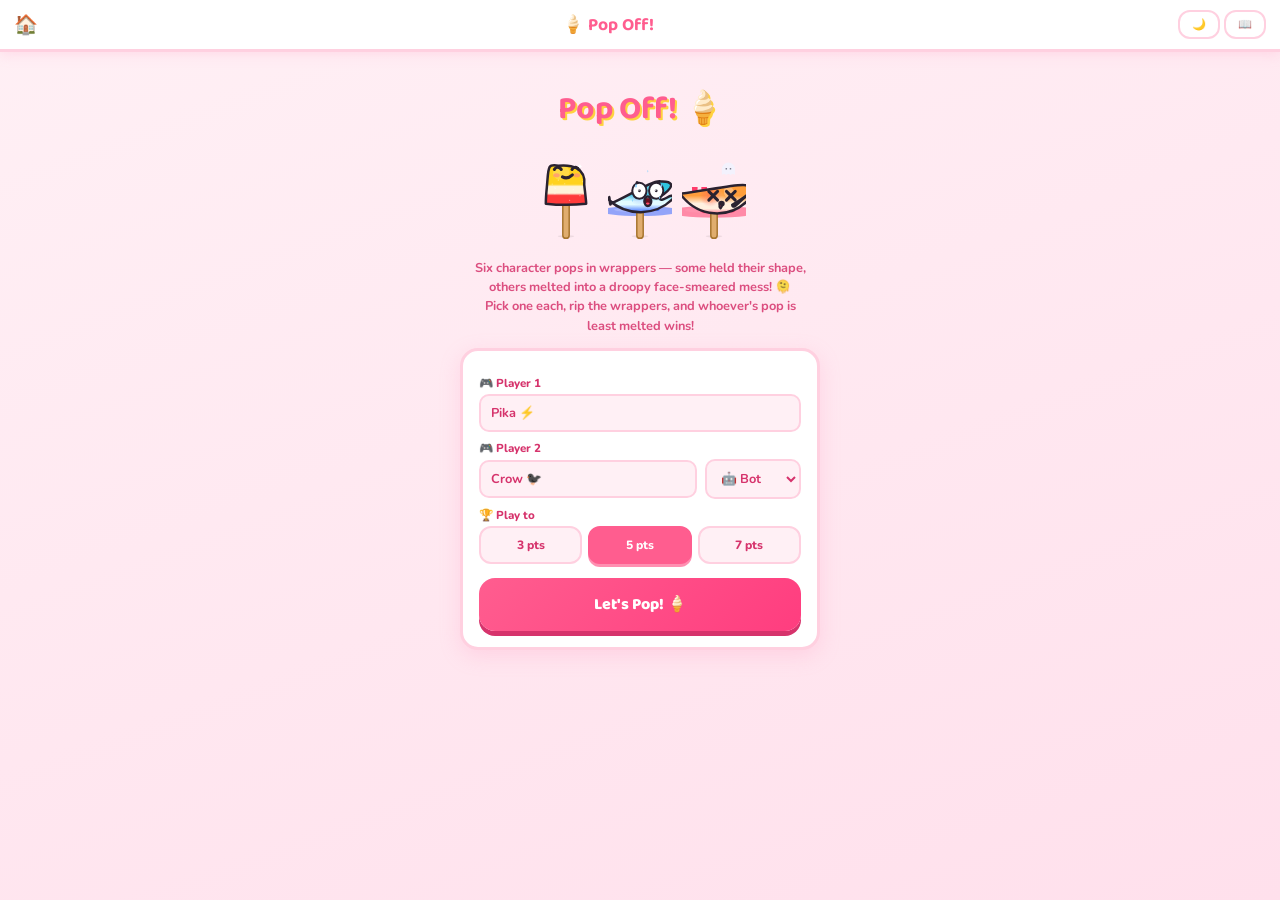
<file: icepops.html>
<!DOCTYPE html>
<html lang="en">
<head>
<meta charset="UTF-8">
<meta name="viewport" content="width=device-width,initial-scale=1.0,maximum-scale=1.0,user-scalable=no">
<title>Pop Off! 🍦 — Pillu & Crow's Hub</title>
<link href="https://fonts.googleapis.com/css2?family=Nunito:wght@600;700;800;900&family=Baloo+2:wght@700;800&display=swap" rel="stylesheet">
<style>
*{margin:0;padding:0;box-sizing:border-box;}
:root{--bg:#fff0f5;--card:#fff;--text:#d6336c;--accent:#ff5d8f;--accent2:#ff8fb1;--gold:#ffd23f;--border:#ffd0e0;--shadow:rgba(255,150,190,.25);}
body.dark{--bg:#1a0010;--card:#2a0018;--text:#ff8fc0;--accent:#ff5d8f;--accent2:#b03060;--gold:#ffd23f;--border:#4a1030;--shadow:rgba(0,0,0,.4);}
body{font-family:'Nunito',sans-serif;background:linear-gradient(160deg,var(--bg),#ffe0ec);color:var(--text);min-height:100vh;overflow-x:hidden;transition:background .3s;}
body.dark{background:linear-gradient(160deg,#1a0010,#2a0018);}
.top-bar{display:flex;align-items:center;justify-content:space-between;padding:10px 14px;background:var(--card);border-bottom:3px solid var(--border);position:sticky;top:0;z-index:100;box-shadow:0 2px 12px var(--shadow);}
.top-bar h1{font-family:'Baloo 2',cursive;font-size:1.1rem;color:var(--accent);}
.tb{padding:5px 12px;border-radius:12px;border:2px solid var(--border);background:var(--card);font-family:inherit;font-weight:800;font-size:.7rem;cursor:pointer;color:var(--text);transition:transform .1s;}
.tb:active{transform:scale(.92);}
.wrap{max-width:560px;margin:0 auto;padding:12px;}
.start{display:flex;flex-direction:column;align-items:center;gap:12px;text-align:center;padding:20px 12px;}
.start h2{font-family:'Baloo 2',cursive;font-size:2rem;color:var(--accent);text-shadow:2px 2px 0 var(--gold);}
.start p{font-size:.8rem;font-weight:700;color:var(--text);opacity:.85;max-width:340px;line-height:1.5;}
.pop-row{display:flex;gap:10px;justify-content:center;margin:6px 0;}
.pop-row canvas{width:64px;height:88px;}
.setup{background:var(--card);border:3px solid var(--border);border-radius:18px;padding:16px;width:min(94vw,360px);box-shadow:0 6px 20px var(--shadow);}
.setup label{font-size:.72rem;font-weight:800;display:block;margin:8px 0 3px;text-align:left;}
.setup input,.setup select{width:100%;padding:8px 10px;border-radius:10px;border:2px solid var(--border);font-family:inherit;font-weight:700;font-size:.8rem;background:var(--bg);color:var(--text);}
.row{display:flex;gap:8px;align-items:center;}
.row input{flex:1;}
.row select{width:96px;}
.toggle-grp{display:flex;gap:6px;}
.tgl{flex:1;padding:9px;border-radius:12px;border:2px solid var(--border);background:var(--bg);font-family:inherit;font-weight:800;font-size:.75rem;cursor:pointer;color:var(--text);transition:all .15s;}
.tgl.on{background:var(--accent);color:#fff;border-color:var(--accent);box-shadow:0 3px 0 var(--accent2);}
.tgl:active{transform:scale(.95);}
.go-btn{width:100%;margin-top:14px;padding:14px;border-radius:16px;border:none;background:linear-gradient(135deg,var(--accent),#ff3d7f);color:#fff;font-family:'Baloo 2',cursive;font-size:1rem;font-weight:800;cursor:pointer;box-shadow:0 5px 0 #d6336c;transition:all .12s;}
.go-btn:active{transform:translateY(5px);box-shadow:0 0 0 #d6336c;}
.score-bar{display:flex;gap:8px;justify-content:center;align-items:stretch;margin-bottom:10px;}
.sb-player{flex:1;background:var(--card);border:3px solid var(--border);border-radius:14px;padding:8px 6px;text-align:center;box-shadow:0 3px 10px var(--shadow);transition:all .2s;position:relative;max-width:160px;}
.sb-player.lead{border-color:var(--gold);box-shadow:0 0 14px rgba(255,210,63,.5);}
.sb-player.turn-now{transform:translateY(-3px) scale(1.03);border-color:var(--accent);}
.sb-name{font-weight:900;font-size:.78rem;white-space:nowrap;overflow:hidden;text-overflow:ellipsis;}
.sb-score{font-family:'Baloo 2',cursive;font-size:1.6rem;line-height:1;color:var(--accent);}
.sb-crown{position:absolute;top:-12px;left:50%;transform:translateX(-50%);font-size:1.1rem;}
.round-pill{text-align:center;font-weight:800;font-size:.7rem;color:var(--text);opacity:.7;margin-bottom:6px;}
.banner{text-align:center;font-family:'Baloo 2',cursive;font-size:1rem;font-weight:800;padding:8px;border-radius:14px;margin-bottom:10px;background:var(--card);border:2px dashed var(--border);min-height:42px;display:flex;align-items:center;justify-content:center;gap:6px;}
.grid{display:grid;grid-template-columns:repeat(3,1fr);gap:10px;}
@media(max-width:430px){.grid{gap:7px;}}
.pcard{position:relative;aspect-ratio:3/4;border-radius:16px;cursor:pointer;transition:filter .12s;-webkit-tap-highlight-color:transparent;}
.pcard:active{filter:brightness(1.07);}
.pcard.sel{outline:4px solid var(--selc,var(--accent));outline-offset:3px;}
.pcard.flash{outline:4px solid var(--gold);outline-offset:3px;}
.pcard.dim{opacity:.55;}
.pcard.win-glow{animation:winPulse 1s ease infinite alternate;}
@keyframes winPulse{from{filter:drop-shadow(0 0 4px var(--gold));}to{filter:drop-shadow(0 0 16px var(--gold));}}
.pcanvas{position:absolute;inset:0;width:100%;height:100%;z-index:1;}
.wrapper{position:absolute;inset:0;border-radius:16px;overflow:hidden;z-index:3;pointer-events:none;}
.wh{position:absolute;top:0;bottom:0;width:52%;transition:transform .7s cubic-bezier(.6,-0.2,.4,1),opacity .6s;background-size:200% 200%;}
.wh.l{left:0;clip-path:polygon(0 0,100% 0,86% 9%,100% 18%,84% 27%,100% 36%,86% 45%,100% 54%,84% 63%,100% 72%,86% 81%,100% 90%,88% 100%,0 100%);}
.wh.r{right:0;clip-path:polygon(14% 0,100% 0,100% 100%,12% 100%,16% 90%,0 81%,14% 72%,0 63%,16% 54%,0 45%,14% 36%,0 27%,16% 18%,0 9%);}
.pcard.ripped .wh.l{transform:translateX(-135%) rotate(-22deg);opacity:0;}
.pcard.ripped .wh.r{transform:translateX(135%) rotate(22deg);opacity:0;}
.wface{position:absolute;inset:0;z-index:4;display:flex;flex-direction:column;align-items:center;justify-content:center;gap:2px;transition:opacity .4s;pointer-events:none;}
.pcard.ripped .wface{opacity:0;}
.wface .q{font-family:'Baloo 2',cursive;font-size:1.8rem;color:#fff;text-shadow:0 2px 4px rgba(0,0,0,.25);}
.wface .lbl{font-size:.5rem;font-weight:900;color:#fff;background:rgba(0,0,0,.18);padding:1px 6px;border-radius:8px;letter-spacing:.5px;}
.ptag{position:absolute;top:-8px;left:50%;transform:translateX(-50%);z-index:5;font-size:.55rem;font-weight:900;color:#fff;padding:2px 8px;border-radius:10px;white-space:nowrap;box-shadow:0 2px 6px rgba(0,0,0,.2);opacity:0;transition:opacity .2s;}
.ptag.show{opacity:1;}
.sbadge{position:absolute;bottom:6px;left:50%;transform:translateX(-50%) scale(0);z-index:5;font-family:'Baloo 2',cursive;font-weight:800;font-size:.72rem;color:#fff;padding:2px 9px;border-radius:12px;white-space:nowrap;transition:transform .3s cubic-bezier(.3,1.6,.5,1);box-shadow:0 2px 6px rgba(0,0,0,.25);}
.sbadge.show{transform:translateX(-50%) scale(1);}
.reveal-btn{display:block;width:100%;margin-top:12px;padding:14px;border-radius:16px;border:none;background:linear-gradient(135deg,var(--gold),#ffb700);color:#7a4d00;font-family:'Baloo 2',cursive;font-size:1.05rem;font-weight:800;cursor:pointer;box-shadow:0 5px 0 #d99a00;transition:all .12s;}
.reveal-btn:active{transform:translateY(5px);box-shadow:0 0 0 #d99a00;}
.commentary{text-align:center;font-weight:800;font-size:.85rem;margin-top:10px;min-height:1.4em;color:var(--text);}
.next-btn{display:block;width:100%;margin-top:8px;padding:12px;border-radius:14px;border:none;background:var(--accent);color:#fff;font-family:'Baloo 2',cursive;font-size:.95rem;font-weight:800;cursor:pointer;box-shadow:0 4px 0 var(--accent2);transition:all .12s;}
.next-btn:active{transform:translateY(4px);box-shadow:0 0 0 var(--accent2);}
.overlay{position:fixed;inset:0;background:rgba(0,0,0,.55);z-index:500;display:none;align-items:center;justify-content:center;padding:16px;}
.overlay.on{display:flex;}
.modal{background:var(--card);border:4px solid var(--accent);border-radius:22px;padding:22px;max-width:340px;width:100%;text-align:center;box-shadow:0 10px 40px rgba(0,0,0,.3);}
.modal h2{font-family:'Baloo 2',cursive;font-size:1.5rem;color:var(--accent);margin-bottom:8px;}
.modal p{font-size:.8rem;font-weight:700;line-height:1.6;margin-bottom:10px;}
.modal button{padding:10px 18px;border-radius:14px;border:none;background:var(--accent);color:#fff;font-family:'Baloo 2',cursive;font-weight:800;font-size:.85rem;cursor:pointer;box-shadow:0 4px 0 var(--accent2);margin:4px;}
.modal button:active{transform:translateY(4px);box-shadow:0 0 0 var(--accent2);}
.eb{position:fixed;pointer-events:none;z-index:9999;font-size:30px;animation:ebFly .95s ease-out forwards;}
@keyframes ebFly{0%{transform:translate(-50%,-50%) scale(.4) rotate(0);opacity:1;}100%{transform:translate(calc(-50% + var(--dx)),calc(-50% + var(--dy))) scale(1.4) rotate(var(--r));opacity:0;}}
.confetti{position:fixed;width:9px;height:16px;z-index:9998;pointer-events:none;animation:cfFall linear forwards;}
@keyframes cfFall{0%{transform:translateY(-10vh) rotate(0);opacity:1;}100%{transform:translateY(110vh) rotate(720deg);opacity:0;}}
.shake{animation:shk .5s;}
@keyframes shk{0%,100%{transform:translateX(0);}20%,60%{transform:translateX(-6px) rotate(-2deg);}40%,80%{transform:translateX(6px) rotate(2deg);}}
</style>
</head>
<body>
<div class="top-bar">
    <a href="index.html" style="text-decoration:none;font-size:1.2rem;">🏠</a>
    <h1>🍦 Pop Off!</h1>
    <div><button class="tb" onclick="toggleDark()">🌙</button> <button class="tb" onclick="showRules()">📖</button></div>
</div>
<div class="wrap">
    <div class="start" id="start">
        <h2>Pop Off! 🍦</h2>
        <div class="pop-row" id="demo-row"></div>
        <p>Six character pops in wrappers — some <b>held their shape</b>, others <b>melted into a droopy face-smeared mess</b>! 🫠<br>Pick one each, rip the wrappers, and whoever's pop is <b>least melted</b> wins!</p>
        <div class="setup">
            <label>🎮 Player 1</label>
            <input id="n1" value="Pika ⚡" maxlength="14">
            <label>🎮 Player 2</label>
            <div class="row"><input id="n2" value="Crow 🐦‍⬛" maxlength="14">
            <select id="t2"><option value="human">👤 Human</option><option value="bot" selected>🤖 Bot</option></select></div>
            <label>🏆 Play to</label>
            <div class="toggle-grp">
                <button class="tgl" data-pts="3" onclick="setPts(3,this)">3 pts</button>
                <button class="tgl on" data-pts="5" onclick="setPts(5,this)">5 pts</button>
                <button class="tgl" data-pts="7" onclick="setPts(7,this)">7 pts</button>
            </div>
            <button class="go-btn" onclick="startGame()">Let's Pop! 🍦</button>
        </div>
    </div>
    <div id="game" style="display:none;">
        <div class="round-pill" id="round-pill">Round 1</div>
        <div class="score-bar" id="score-bar"></div>
        <div class="banner" id="banner">Pick a pop!</div>
        <div class="grid" id="grid"></div>
        <button class="reveal-btn" id="reveal-btn" style="display:none;" onclick="doReveal()">🎬 Rip & Reveal!</button>
        <div class="commentary" id="commentary"></div>
        <button class="next-btn" id="next-btn" style="display:none;" onclick="nextRound()">Next Round →</button>
    </div>
</div>
<div class="overlay" id="overlay"><div class="modal" id="modal"></div></div>

<script>
// ===== DATA =====
var PALETTES=[
 {n:'Sunny',body:'#ffd21f',mid:'#fff3da',base:'#ff3b3b',eye:'#16162a'},
 {n:'Grape',body:'#9b4dff',mid:'#efe3ff',base:'#ff5db4',eye:'#16162a'},
 {n:'Aqua',body:'#2ec5e0',mid:'#e3fbff',base:'#3b6bff',eye:'#16162a'},
 {n:'Minty',body:'#54d873',mid:'#e9ffe2',base:'#ffd21f',eye:'#16162a'},
 {n:'Coral',body:'#ff9e3b',mid:'#fff0df',base:'#ff3b6b',eye:'#16162a'},
 {n:'Bubblegum',body:'#ff6ec7',mid:'#ffe3f5',base:'#54d8ff',eye:'#16162a'},
 {n:'Lagoon',body:'#1fd6b5',mid:'#e2fff9',base:'#ff8a3b',eye:'#16162a'},
 {n:'Cherry',body:'#ff4d6d',mid:'#ffe0e6',base:'#7b2cff',eye:'#16162a'}
];
var WRAP_COLORS=[['#ff6ec7','#ff9ad6'],['#5ec5ff','#9ad9ff'],['#7cf0a0','#aef5c0'],['#ffd23f','#ffe585'],['#c084ff','#d6b3ff'],['#ff8a5c','#ffb38f']];
var SILS=['square','tall','round'];
var pts=5, players=[], round=1, pops=[], phase='pick', picker=0, popCv=[], startPicker=0;

function setPts(n,el){pts=n;document.querySelectorAll('.tgl').forEach(b=>b.classList.remove('on'));el.classList.add('on');}
function startGame(){
    var n1=document.getElementById('n1').value||'Player 1';
    var n2=document.getElementById('n2').value||'Player 2';
    var bot=document.getElementById('t2').value==='bot';
    players=[{name:n1,bot:false,score:0},{name:n2,bot:bot,score:0}];
    round=1;startPicker=0;
    document.getElementById('start').style.display='none';
    document.getElementById('game').style.display='';
    newRound();
}
function newRound(){
    var sil=SILS[~~(Math.random()*SILS.length)];
    var pals=PALETTES.slice().sort(()=>Math.random()-0.5);
    var base=[0.04,0.18,0.34,0.5,0.66,0.85];
    var melts=base.map(m=>Math.max(0,Math.min(0.92,m+(Math.random()-0.5)*0.14)));
    melts.sort(()=>Math.random()-0.5);
    pops=[];
    for(var i=0;i<6;i++){
        var m=melts[i];
        var drips=[];for(var d=0;d<5;d++)drips.push({x:(Math.random()*2-1),w:0.6+Math.random()*0.7,lf:0.6+Math.random()*0.8});
        var frost=[];for(var f=0;f<14;f++)frost.push({x:Math.random(),y:Math.random()});
        pops.push({pal:pals[i%pals.length],shape:sil,melt:m,integrity:Math.round((1-m)*100),drips:drips,frost:frost,seed:Math.random()*1000,wrap:WRAP_COLORS[i%WRAP_COLORS.length],picked:null,revealed:false});
    }
    picker=startPicker;phase='pick';
    document.getElementById('round-pill').innerText='Round '+round+'  •  first to '+pts;
    document.getElementById('reveal-btn').style.display='none';
    document.getElementById('next-btn').style.display='none';
    document.getElementById('commentary').innerText='';
    renderScore();renderCards();updateBanner();
    if(players[picker].bot)setTimeout(botPick,900);
}
function renderScore(){var sb=document.getElementById('score-bar');var lead=players[0].score===players[1].score?-1:(players[0].score>players[1].score?0:1);sb.innerHTML=players.map((p,i)=>'<div class="sb-player'+(lead===i?' lead':'')+(phase==='pick'&&picker===i?' turn-now':'')+'">'+(lead===i?'<div class="sb-crown">👑</div>':'')+'<div class="sb-name">'+p.name+(p.bot?' 🤖':'')+'</div><div class="sb-score">'+p.score+'</div></div>').join('');}
function renderCards(){
    var g=document.getElementById('grid');g.innerHTML='';popCv=[];g.onclick=gridClick;
    pops.forEach((p,i)=>{var c=document.createElement('div');c.className='pcard';c.id='pc-'+i;c.dataset.i=i;var grad='linear-gradient(135deg,'+p.wrap[0]+','+p.wrap[1]+')';c.innerHTML='<canvas class="pcanvas" id="cv-'+i+'"></canvas><div class="ptag" id="tag-'+i+'"></div><div class="sbadge" id="bdg-'+i+'"></div><div class="wrapper"><div class="wh l" style="background-image:'+grad+';"></div><div class="wh r" style="background-image:'+grad+';"></div></div><div class="wface"><div class="q">?</div><div class="lbl">POP '+(i+1)+'</div></div>';g.appendChild(c);});
    requestAnimationFrame(()=>{pops.forEach((p,i)=>{var cv=document.getElementById('cv-'+i);var r=cv.getBoundingClientRect();var dpr=window.devicePixelRatio||1;cv.width=Math.round(r.width*dpr);cv.height=Math.round(r.height*dpr);var ctx=cv.getContext('2d');ctx.setTransform(dpr,0,0,dpr,0,0);popCv[i]={ctx:ctx,W:r.width,H:r.height};});});
}
function updateBanner(){var b=document.getElementById('banner');if(phase==='pick'){var p=players[picker];if(p.bot)b.innerHTML='🤖 '+p.name+' is choosing...';else b.innerHTML='<span style="color:var(--accent);">'+p.name+'</span> — tap a pop to claim it! 👆';}else if(phase==='ready')b.innerHTML='Both picked! Time to rip! 🎬';else if(phase==='reveal')b.innerHTML='Revealing... 🥁';else if(phase==='over')b.innerHTML='Round '+round+' done!';renderScore();}
function gridClick(ev){var t=ev.target;var card=(t&&t.closest)?t.closest('.pcard'):null;if(!card&&t&&t.classList&&t.classList.contains('pcard'))card=t;if(card)cardClick(+card.dataset.i);}
function cardClick(i){if(phase!=='pick'||players[picker].bot||pops[i].picked!==null)return;assignPick(i);}
function assignPick(i){pops[i].picked=picker;var tag=document.getElementById('tag-'+i);tag.innerText=players[picker].name;tag.style.background=picker===0?'#ff5d8f':'#5e72e4';tag.classList.add('show');var card=document.getElementById('pc-'+i);card.classList.add('sel','shake');card.style.setProperty('--selc',picker===0?'#ff5d8f':'#5e72e4');setTimeout(()=>card.classList.remove('shake'),500);blip(picker===0?520:430,0.08);var done=pops.filter(p=>p.picked!==null).length;if(done>=2){phase='ready';document.getElementById('reveal-btn').style.display='block';updateBanner();}else{picker=1-picker;updateBanner();if(players[picker].bot)setTimeout(botPick,900);}}
function botPick(){if(phase!=='pick')return;var avail=[];pops.forEach((p,i)=>{if(p.picked===null)avail.push(i);});var pick=avail[~~(Math.random()*avail.length)];var fl=0;var fi=setInterval(()=>{document.querySelectorAll('.pcard').forEach(c=>{if(c.classList.contains('flash')){c.classList.remove('flash');}});var r=avail[~~(Math.random()*avail.length)];document.getElementById('pc-'+r).classList.add('flash');fl++;if(fl>=6){clearInterval(fi);document.querySelectorAll('.pcard').forEach(c=>c.classList.remove('flash'));document.getElementById('pc-'+pick).classList.add('flash');setTimeout(()=>{document.getElementById('pc-'+pick).classList.remove('flash');assignPick(pick);},220);}},150);}
function doReveal(){phase='reveal';document.getElementById('reveal-btn').style.display='none';updateBanner();var picked=[];pops.forEach((p,i)=>{if(p.picked!==null)picked.push(i);});picked.forEach(i=>{pops[i].revealed=true;document.getElementById('pc-'+i).classList.add('ripped');});ripSound();setTimeout(()=>{picked.forEach(i=>showBadge(i));blip(660,0.1);setTimeout(()=>judge(picked),700);},800);}
function showBadge(i){var b=document.getElementById('bdg-'+i);var p=pops[i];var t=tier(p.integrity);b.innerText=p.integrity+'% '+t.emoji;b.style.background=p.integrity>=70?'#2d9e2d':p.integrity>=45?'#ff9e1f':'#e03131';b.classList.add('show');}
function tier(s){if(s>=88)return{label:'FLAWLESS POP!',emoji:'🏆',burst:['🏆','😍','✨','💯','⭐']};if(s>=70)return{label:'Pretty cool!',emoji:'😎',burst:['😎','👍','❄️','✨']};if(s>=48)return{label:'It holds... barely',emoji:'🤏',burst:['🤏','😅','💦']};if(s>=28)return{label:'Getting melty!',emoji:'😬',burst:['😬','💧','😆']};return{label:'TOTAL MELTY MESS!',emoji:'🫠',burst:['🫠','😂','🤣','💧','😹']};}
function judge(picked){var a=picked[0],b=picked[1],pa=pops[a],pb=pops[b];var com=document.getElementById('commentary');var winner=-1;if(pa.integrity>pb.integrity)winner=pa.picked;else if(pb.integrity>pa.integrity)winner=pb.picked;pops.forEach((p,i)=>{if(p.picked===null){p.revealed=true;document.getElementById('pc-'+i).classList.add('ripped','dim');setTimeout(()=>showBadge(i),200);}});if(winner===-1){com.innerHTML='😹 It\'s a <b>melty tie!</b> Both pops equally '+(pa.integrity<50?'tragic':'cool')+'! No point.';burstScreen(['😹','🤝','🍦'],18);finishRound();return;}players[winner].score++;var winCard=pa.picked===winner?a:b,loseCard=winCard===a?b:a;document.getElementById('pc-'+winCard).classList.add('win-glow');var wt=tier(pops[winCard].integrity),lt=tier(pops[loseCard].integrity);var wName=players[winner].name,lName=players[1-winner].name;com.innerHTML='🎉 <b style="color:var(--accent);">'+wName+'</b> wins! '+wt.label+' ('+pops[winCard].integrity+'%) beats '+lName+'\'s '+lt.emoji+' '+pops[loseCard].integrity+'%';burstAt(document.getElementById('pc-'+winCard),wt.burst,16);confetti();blip(784,0.12);setTimeout(()=>blip(988,0.16),120);if(pops[loseCard].integrity<55){var lc=document.getElementById('pc-'+loseCard);setTimeout(()=>burstAt(lc,['😂','🤣','😹','💧'],14),350);lc.classList.add('shake');}finishRound();}
function finishRound(){phase='over';renderScore();updateBanner();if(players[0].score>=pts||players[1].score>=pts)setTimeout(winGame,900);else document.getElementById('next-btn').style.display='block';}
function nextRound(){round++;startPicker=1-startPicker;newRound();}
function winGame(){var w=players[0].score>players[1].score?0:1;var m=document.getElementById('modal');m.innerHTML='<h2>🏆 '+players[w].name+' Wins!</h2><p>Final score:<br><b>'+players[0].name+' '+players[0].score+'</b> — <b>'+players[1].name+' '+players[1].score+'</b><br><br>The coolest, least-melty champion! 🍦👑</p><button onclick="closeModal();location.reload();">🔄 Play Again</button>';document.getElementById('overlay').classList.add('on');for(var k=0;k<3;k++)setTimeout(confetti,k*400);burstScreen(['🏆','🎉','🍦','😍','✨','💛'],26);}

// ============================================================
// FUNNY CARTOON POP ART — wild distortion + reacting faces
// ============================================================
function sr(s){var x=Math.sin(s*127.1+s*0.013)*43758.5453;return x-Math.floor(x);}
function expr(m){if(m<0.15)return'smug';if(m<0.32)return'happy';if(m<0.5)return'nervous';if(m<0.68)return'worried';if(m<0.85)return'panic';return'dead';}

function drawPop(ctx,W,H,p,t){
    ctx.clearRect(0,0,W,H);
    var cx=W/2,pal=p.pal,melt=p.melt;
    var hw=W*0.30,top=H*0.13,bot=H*0.58,h=bot-top;
    var stickTop=H*0.52,stickBot=H*0.97,stickHW=W*0.05;
    var e=expr(melt);
    // ===== DRAMATIC slumping-melt distortion (stable per pop) =====
    var side=(sr(p.seed+9)>0.5)?1:-1;
    var flop=side*melt*1.8*hw*(0.6+sr(p.seed)*0.7);   // top flops HARD to one side
    var droop=melt*h*0.55;                            // and sinks way down
    var topW=hw*(1-melt*0.45);                         // top narrows
    var footW=hw*(1+melt*0.85);                        // bottom oozes out wide
    var footDrop=melt*h*0.40;                          // bottom sags
    var sagL=melt*h*(0.1+sr(p.seed+2)*0.5);            // asymmetric shoulder sag
    var sagR=melt*h*(0.1+sr(p.seed+3)*0.5);
    var topY=top+droop;
    var midY=top+h*0.50;
    var shakeX=(e==='panic')?Math.sin(t*0.045+p.seed)*hw*0.07:0;
    // ground shadow
    ctx.fillStyle='rgba(0,0,0,.07)';ctx.beginPath();ctx.ellipse(cx,stickBot-2,W*0.13,H*0.013,0,0,Math.PI*2);ctx.fill();
    // puddle
    if(melt>0.12){var pw=hw*(0.9+melt*1.5),ph=H*0.025*(0.6+melt*2.2),py=bot+H*0.04+melt*H*0.05,shm=Math.sin(t*0.003+p.seed)*0.5+0.5;ctx.fillStyle=hexA(pal.base,0.55);ctx.beginPath();ctx.ellipse(cx,py,pw,ph,0,0,Math.PI*2);ctx.fill();ctx.fillStyle=hexA('#ffffff',0.2*shm);ctx.beginPath();ctx.ellipse(cx-pw*0.25,py-ph*0.25,pw*0.4,ph*0.4,0,0,Math.PI*2);ctx.fill();}
    // stick
    ctx.fillStyle='#e0ad6e';rr(ctx,cx-stickHW,stickTop,stickHW*2,stickBot-stickTop,stickHW);ctx.fill();ctx.lineWidth=Math.max(1.5,W*0.014);ctx.strokeStyle='#a8762f';ctx.stroke();
    // ===== BODY (shaken in panic) =====
    ctx.save();ctx.translate(shakeX,0);
    // drips first (emerge from bottom)
    var nd=Math.round(melt*5);
    for(var i=0;i<nd;i++){var dp=p.drips[i];var dx=cx+(sr(p.seed+i*3)-0.5)*footW*1.4;var dlen=H*0.04+melt*H*0.22*(0.5+sr(p.seed+i*5));var dw=W*0.09*(0.6+sr(p.seed+i*7));drawDrip(ctx,dx,bot-footDrop-2,dlen,dw,pal.base);}
    // shadow
    ctx.save();bodyPath(ctx,cx,top,bot,h,flop,topW,footW,topY,sagL,sagR,midY,footDrop,melt,t,p.seed);ctx.fillStyle='rgba(0,0,0,.14)';ctx.translate(3,4);ctx.fill();ctx.restore();
    // fill (clipped)
    bodyPath(ctx,cx,top,bot,h,flop,topW,footW,topY,sagL,sagR,midY,footDrop,melt,t,p.seed);
    ctx.save();ctx.clip();
        fillBands(ctx,topY,bot+footDrop,cx-footW-20,cx+footW+20,pal,melt);
        bleed(ctx,cx,topY,bot,hw,pal,melt,p.seed);
        drawFrost(ctx,cx-footW,topY,cx+footW,bot,p.frost,melt);
        ctx.fillStyle='rgba(255,255,255,'+(0.16+melt*0.14)+')';ctx.beginPath();ctx.ellipse(cx+flop*0.5-topW*0.3,topY+h*0.18,topW*0.45,h*0.16,-0.3,0,Math.PI*2);ctx.fill();
    ctx.restore();
    // bold cartoon outline
    bodyPath(ctx,cx,top,bot,h,flop,topW,footW,topY,sagL,sagR,midY,footDrop,melt,t,p.seed);ctx.lineWidth=Math.max(2.5,W*0.026);ctx.strokeStyle='#2a2230';ctx.lineJoin='round';ctx.stroke();
    // ===== FACE (anchored on the slumped blob) =====
    var fcx=cx+flop*0.42*(1-melt*0.5), fcy=topY+droop*0.32+h*0.10;
    drawFace(ctx,fcx,fcy,hw,h,melt,pal,t,p.seed,e);
    ctx.restore();
    // ghost (soul leaving) when dead
    if(e==='dead'){var gx=cx+hw*0.75,gy=top+h*0.02+Math.sin(t*0.004+p.seed)*5;ghost(ctx,gx,gy,hw*0.34,0.8);}
}

function bodyPath(ctx,cx,top,bot,h,flop,topW,footW,topY,sagL,sagR,midY,footDrop,melt,t,seed){
    var hw=topW/(1-melt*0.45);
    var tipX=cx+flop, tipY=topY;
    ctx.beginPath();
    ctx.moveTo(cx-footW*0.95, midY+sagL+h*0.05);
    // left side up to slumped top tip
    ctx.bezierCurveTo(cx-hw*0.9, topY+sagL, tipX-topW*1.1, tipY-h*0.05, tipX-topW*0.5, tipY);
    // over the melted top
    ctx.bezierCurveTo(tipX+topW*0.2, tipY-h*0.04*(1-melt), tipX+topW*1.0, tipY+h*0.06, cx+hw*0.95, midY+sagR-h*0.02);
    // right side oozing to wide foot
    ctx.bezierCurveTo(cx+hw*1.0, midY+sagR+h*0.2, cx+footW, bot-footDrop-h*0.05, cx+footW, bot-footDrop+sagR*0.5);
    // saggy goopy bottom
    ctx.bezierCurveTo(cx+footW*0.45, bot+footDrop, cx-footW*0.45, bot+footDrop, cx-footW, bot-footDrop+sagL*0.5);
    // left side back up
    ctx.bezierCurveTo(cx-footW, bot-footDrop-h*0.05, cx-footW*0.98, midY+sagL+h*0.2, cx-footW*0.95, midY+sagL+h*0.05);
    ctx.closePath();
}
function fillBands(ctx,top,bot,l,rt,pal,melt){var g=ctx.createLinearGradient(0,top,0,bot);var b1=0.5,b2=0.73,bl=0.02+melt*0.18;g.addColorStop(0,pal.body);g.addColorStop(clamp01(b1-bl),pal.body);g.addColorStop(clamp01(b1+bl),pal.mid);g.addColorStop(clamp01(b2-bl),pal.mid);g.addColorStop(clamp01(b2+bl),pal.base);g.addColorStop(1,pal.base);ctx.fillStyle=g;ctx.fillRect(l-30,top-40,(rt-l)+60,(bot-top)+100);}
function bleed(ctx,cx,top,bot,hw,pal,melt,seed){if(melt<0.22)return;var h=bot-top;softBlob(ctx,cx+(sr(seed+5)-0.5)*hw,top+h*0.72-melt*h*0.18,hw*0.6,pal.base,0.45*melt);softBlob(ctx,cx+(sr(seed+6)-0.5)*hw,top+h*0.5+melt*h*0.1,hw*0.5,pal.body,0.32*melt);softBlob(ctx,cx-(sr(seed+7)-0.5)*hw,top+h*0.76,hw*0.45,pal.mid,0.3*melt);}
function softBlob(ctx,x,y,r,col,a){var g=ctx.createRadialGradient(x,y,1,x,y,r);g.addColorStop(0,hexA(col,a));g.addColorStop(1,hexA(col,0));ctx.fillStyle=g;ctx.beginPath();ctx.arc(x,y,r,0,Math.PI*2);ctx.fill();}
function drawFrost(ctx,l,top,rt,bot,frost,melt){var a=(1-melt)*0.5;if(a<=0.02)return;ctx.fillStyle='rgba(255,255,255,'+a+')';frost.forEach(f=>{var fx=l+f.x*(rt-l);var fy=top+f.y*(bot-top);ctx.beginPath();ctx.arc(fx,fy,(rt-l)*0.015,0,Math.PI*2);ctx.fill();});}

// ===== FACE =====
function drawFace(ctx,fcx,fcy,hw,h,melt,pal,t,seed,e){
    var sep=hw*0.46, er=hw*0.24, ey=fcy;
    if(e==='smug'){
        blush(ctx,fcx-sep*1.15,ey+er*1.1,er*0.7);blush(ctx,fcx+sep*1.15,ey+er*1.1,er*0.7);
        arcEye(ctx,fcx-sep,ey,er*0.85);arcEye(ctx,fcx+sep,ey,er*0.85);
        sparkle(ctx,fcx+sep+er*0.95,ey-er*0.85,er*0.55);
        ctx.lineWidth=Math.max(3,hw*0.07);ctx.strokeStyle='#2a2230';ctx.lineCap='round';
        ctx.beginPath();ctx.moveTo(fcx-hw*0.22,fcy+h*0.17);ctx.quadraticCurveTo(fcx+hw*0.04,fcy+h*0.24,fcx+hw*0.3,fcy+h*0.12);ctx.stroke();
    } else if(e==='happy'){
        blush(ctx,fcx-sep*1.15,ey+er*1.1,er*0.7);blush(ctx,fcx+sep*1.15,ey+er*1.1,er*0.7);
        eyeWhite(ctx,fcx-sep,ey,er,er);pupil(ctx,fcx-sep,ey+er*0.12,er*0.5);
        eyeWhite(ctx,fcx+sep,ey,er,er);pupil(ctx,fcx+sep,ey+er*0.12,er*0.5);
        smileMouth(ctx,fcx,fcy+h*0.17,hw*0.52);
    } else if(e==='nervous'){
        eyeWhite(ctx,fcx-sep,ey,er*0.95,er*1.05);pupil(ctx,fcx-sep+er*0.22,ey-er*0.18,er*0.4);
        eyeWhite(ctx,fcx+sep,ey,er*0.95,er*1.05);pupil(ctx,fcx+sep+er*0.22,ey-er*0.18,er*0.4);
        brow(ctx,fcx+sep,ey-er*1.35,er*1.1,-0.35);
        sweat(ctx,fcx+sep+er*1.35,ey-er*0.3,hw*0.13,t,seed);
        wavyMouth(ctx,fcx,fcy+h*0.18,hw*0.34);
    } else if(e==='worried'){
        eyeWhite(ctx,fcx-sep,ey,er*1.1,er*1.25);pupil(ctx,fcx-sep,ey-er*0.32,er*0.36);
        eyeWhite(ctx,fcx+sep,ey,er*1.1,er*1.25);pupil(ctx,fcx+sep,ey-er*0.32,er*0.36);
        brow(ctx,fcx-sep,ey-er*1.5,er*1.05,0.42);brow(ctx,fcx+sep,ey-er*1.5,er*1.05,-0.42);
        sweat(ctx,fcx+sep+er*1.4,ey,hw*0.14,t,seed);
        frownMouth(ctx,fcx,fcy+h*0.2,hw*0.34);
    } else if(e==='panic'){
        var big=er*1.55;
        brow(ctx,fcx-sep,ey-big*1.0,er*0.95,0.5);brow(ctx,fcx+sep,ey-big*1.0,er*0.95,-0.5);
        eyeWhite(ctx,fcx-sep*0.95,ey,big,big*1.12);pupil(ctx,fcx-sep*0.95,ey,big*0.2);
        eyeWhite(ctx,fcx+sep*0.95,ey,big,big*1.12);pupil(ctx,fcx+sep*0.95,ey,big*0.2);
        screamMouth(ctx,fcx,fcy+h*0.24,hw*0.4);
        for(var k=0;k<5;k++){var ph=((t*0.004+k*1.3)%1);var ang=(k/5)*Math.PI*2-Math.PI/2;var d=hw*(0.55+ph*1.0);sweat(ctx,fcx+Math.cos(ang)*d,ey-hw*0.15+Math.sin(ang)*d*0.6,hw*0.12*(1-ph*0.55),0,0);}
    } else { // dead
        xEye(ctx,fcx-sep,ey,er*0.95);xEye(ctx,fcx+sep,ey,er*0.95);
        deadMouth(ctx,fcx,fcy+h*0.2,hw*0.34);
    }
}
function eyeWhite(ctx,x,y,rx,ry){ctx.fillStyle='#fff';ctx.beginPath();ctx.ellipse(x,y,rx,ry,0,0,Math.PI*2);ctx.fill();ctx.lineWidth=Math.max(2,rx*0.2);ctx.strokeStyle='#2a2230';ctx.stroke();}
function pupil(ctx,x,y,r){ctx.fillStyle='#2a2230';ctx.beginPath();ctx.arc(x,y,r,0,Math.PI*2);ctx.fill();ctx.fillStyle='#fff';ctx.beginPath();ctx.arc(x-r*0.32,y-r*0.32,r*0.36,0,Math.PI*2);ctx.fill();}
function arcEye(ctx,x,y,r){ctx.lineWidth=Math.max(3,r*0.42);ctx.strokeStyle='#2a2230';ctx.lineCap='round';ctx.beginPath();ctx.arc(x,y+r*0.3,r,Math.PI*1.15,Math.PI*1.85);ctx.stroke();}
function xEye(ctx,x,y,r){ctx.lineWidth=Math.max(3,r*0.42);ctx.strokeStyle='#2a2230';ctx.lineCap='round';ctx.beginPath();ctx.moveTo(x-r,y-r);ctx.lineTo(x+r,y+r);ctx.moveTo(x+r,y-r);ctx.lineTo(x-r,y+r);ctx.stroke();}
function brow(ctx,x,y,len,ang){ctx.save();ctx.translate(x,y);ctx.rotate(ang);ctx.lineWidth=Math.max(3,len*0.26);ctx.strokeStyle='#2a2230';ctx.lineCap='round';ctx.beginPath();ctx.moveTo(-len/2,0);ctx.lineTo(len/2,0);ctx.stroke();ctx.restore();}
function blush(ctx,x,y,r){ctx.fillStyle='rgba(255,110,150,.5)';ctx.beginPath();ctx.ellipse(x,y,r,r*0.62,0,0,Math.PI*2);ctx.fill();}
function sparkle(ctx,x,y,s){ctx.fillStyle='#fff';ctx.beginPath();ctx.moveTo(x,y-s);ctx.quadraticCurveTo(x+s*0.18,y-s*0.18,x+s,y);ctx.quadraticCurveTo(x+s*0.18,y+s*0.18,x,y+s);ctx.quadraticCurveTo(x-s*0.18,y+s*0.18,x-s,y);ctx.quadraticCurveTo(x-s*0.18,y-s*0.18,x,y-s);ctx.fill();}
function sweat(ctx,x,y,s){ctx.fillStyle='rgba(110,200,255,.92)';ctx.beginPath();ctx.moveTo(x,y-s);ctx.quadraticCurveTo(x+s*0.78,y+s*0.35,x,y+s);ctx.quadraticCurveTo(x-s*0.78,y+s*0.35,x,y-s);ctx.fill();ctx.fillStyle='rgba(255,255,255,.65)';ctx.beginPath();ctx.arc(x-s*0.22,y,s*0.2,0,Math.PI*2);ctx.fill();}
function smileMouth(ctx,x,y,w){ctx.fillStyle='#7a1228';ctx.beginPath();ctx.moveTo(x-w/2,y);ctx.quadraticCurveTo(x,y+w*0.72,x+w/2,y);ctx.quadraticCurveTo(x,y+w*0.16,x-w/2,y);ctx.closePath();ctx.fill();ctx.fillStyle='#ff5d7a';ctx.beginPath();ctx.ellipse(x,y+w*0.34,w*0.32,w*0.18,0,0,Math.PI*2);ctx.fill();ctx.lineWidth=Math.max(2.5,w*0.09);ctx.strokeStyle='#2a2230';ctx.beginPath();ctx.moveTo(x-w/2,y);ctx.quadraticCurveTo(x,y+w*0.72,x+w/2,y);ctx.quadraticCurveTo(x,y+w*0.16,x-w/2,y);ctx.stroke();}
function wavyMouth(ctx,x,y,w){ctx.lineWidth=Math.max(3,w*0.13);ctx.strokeStyle='#2a2230';ctx.lineCap='round';ctx.beginPath();ctx.moveTo(x-w/2,y);ctx.quadraticCurveTo(x-w*0.16,y-w*0.22,x,y);ctx.quadraticCurveTo(x+w*0.16,y+w*0.22,x+w/2,y);ctx.stroke();}
function frownMouth(ctx,x,y,w){ctx.fillStyle='#7a1228';ctx.beginPath();ctx.ellipse(x,y+w*0.18,w*0.4,w*0.34,0,0,Math.PI*2);ctx.fill();ctx.lineWidth=Math.max(2.5,w*0.09);ctx.strokeStyle='#2a2230';ctx.stroke();}
function screamMouth(ctx,x,y,w){ctx.fillStyle='#6a0f1e';ctx.beginPath();ctx.ellipse(x,y+w*0.12,w*0.44,w*0.62,0,0,Math.PI*2);ctx.fill();ctx.fillStyle='#fff';ctx.fillRect(x-w*0.32,y-w*0.46,w*0.64,w*0.17);ctx.fillStyle='#ff4d6a';ctx.beginPath();ctx.ellipse(x,y+w*0.52,w*0.3,w*0.24,0,0,Math.PI*2);ctx.fill();ctx.lineWidth=Math.max(2.5,w*0.09);ctx.strokeStyle='#2a2230';ctx.beginPath();ctx.ellipse(x,y+w*0.12,w*0.44,w*0.62,0,0,Math.PI*2);ctx.stroke();}
function deadMouth(ctx,x,y,w){ctx.fillStyle='#6a0f1e';ctx.beginPath();ctx.ellipse(x-w*0.08,y,w*0.3,w*0.24,0,0,Math.PI*2);ctx.fill();ctx.lineWidth=Math.max(2.5,w*0.09);ctx.strokeStyle='#2a2230';ctx.stroke();ctx.fillStyle='#ff4d6a';ctx.beginPath();ctx.moveTo(x-w*0.28,y+w*0.05);ctx.quadraticCurveTo(x-w*0.55,y+w*0.55,x-w*0.2,y+w*0.75);ctx.quadraticCurveTo(x+w*0.02,y+w*0.45,x+w*0.02,y+w*0.05);ctx.closePath();ctx.fill();ctx.lineWidth=Math.max(2,w*0.07);ctx.strokeStyle='#2a2230';ctx.stroke();}
function ghost(ctx,x,y,s,a){ctx.save();ctx.globalAlpha=a;ctx.fillStyle='#f0f4ff';ctx.beginPath();ctx.arc(x,y,s,Math.PI,0);ctx.lineTo(x+s,y+s*0.9);ctx.quadraticCurveTo(x+s*0.66,y+s*0.6,x+s*0.33,y+s*0.9);ctx.quadraticCurveTo(x,y+s*0.6,x-s*0.33,y+s*0.9);ctx.quadraticCurveTo(x-s*0.66,y+s*0.6,x-s,y+s*0.9);ctx.closePath();ctx.fill();ctx.fillStyle='#556';ctx.beginPath();ctx.arc(x-s*0.32,y-s*0.05,s*0.13,0,Math.PI*2);ctx.arc(x+s*0.32,y-s*0.05,s*0.13,0,Math.PI*2);ctx.fill();ctx.restore();}

function rr(ctx,x,y,w,h,r){r=Math.min(r,w/2,h/2);ctx.beginPath();ctx.moveTo(x+r,y);ctx.arcTo(x+w,y,x+w,y+h,r);ctx.arcTo(x+w,y+h,x,y+h,r);ctx.arcTo(x,y+h,x,y,r);ctx.arcTo(x,y,x+w,y,r);ctx.closePath();}
function drawDrip(ctx,x,topY,len,w,col){ctx.fillStyle=col;ctx.beginPath();ctx.moveTo(x-w*0.32,topY);ctx.lineTo(x-w*0.28,topY+len-w*0.45);ctx.lineTo(x+w*0.28,topY+len-w*0.45);ctx.lineTo(x+w*0.32,topY);ctx.closePath();ctx.fill();ctx.beginPath();ctx.arc(x,topY+len-w*0.45,w*0.55,0,Math.PI*2);ctx.fill();ctx.fillStyle='rgba(255,255,255,.25)';ctx.beginPath();ctx.arc(x-w*0.18,topY+len-w*0.55,w*0.18,0,Math.PI*2);ctx.fill();}
function hexA(hex,a){var r=parseInt(hex.slice(1,3),16),g=parseInt(hex.slice(3,5),16),b=parseInt(hex.slice(5,7),16);return'rgba('+r+','+g+','+b+','+a+')';}
function shade(hex,amt){var r=clamp255(parseInt(hex.slice(1,3),16)+amt),g=clamp255(parseInt(hex.slice(3,5),16)+amt),b=clamp255(parseInt(hex.slice(5,7),16)+amt);return'rgb('+r+','+g+','+b+')';}
function clamp255(v){return Math.max(0,Math.min(255,v));}
function clamp01(v){return Math.max(0,Math.min(1,v));}

function loop(ts){pops.forEach((p,i)=>{if(p.revealed&&popCv[i])drawPop(popCv[i].ctx,popCv[i].W,popCv[i].H,p,ts);});requestAnimationFrame(loop);}
requestAnimationFrame(loop);

var demoCanvases=[];
function buildDemo(){var row=document.getElementById('demo-row');row.innerHTML='';var dm=[0.06,0.78,0.95];for(var i=0;i<3;i++){var cv=document.createElement('canvas');row.appendChild(cv);var dpr=window.devicePixelRatio||1;cv.width=64*dpr;cv.height=88*dpr;var ctx=cv.getContext('2d');ctx.setTransform(dpr,0,0,dpr,0,0);var dp={pal:PALETTES[i*2],melt:dm[i],integrity:0,drips:[{x:0.3,w:0.8,lf:0.9},{x:-0.4,w:0.7,lf:0.7},{x:0.6,w:0.6,lf:0.8},{x:-0.2,w:0.9,lf:1},{x:0.1,w:0.7,lf:0.6}],frost:[],seed:i*137+11};for(var f=0;f<14;f++)dp.frost.push({x:Math.random(),y:Math.random()});demoCanvases.push({ctx:ctx,W:64,H:88,p:dp});}}
function demoLoop(ts){if(document.getElementById('start').style.display!=='none')demoCanvases.forEach(d=>drawPop(d.ctx,d.W,d.H,d.p,ts));requestAnimationFrame(demoLoop);}

function burstAt(el,emojis,n){var r=el.getBoundingClientRect();var x=r.left+r.width/2,y=r.top+r.height/2;for(var i=0;i<n;i++){var s=document.createElement('div');s.className='eb';s.innerText=emojis[~~(Math.random()*emojis.length)];s.style.left=x+'px';s.style.top=y+'px';var ang=Math.random()*Math.PI*2,dist=60+Math.random()*120;s.style.setProperty('--dx',Math.cos(ang)*dist+'px');s.style.setProperty('--dy',Math.sin(ang)*dist+'px');s.style.setProperty('--r',(Math.random()*720-360)+'deg');s.style.fontSize=(20+Math.random()*18)+'px';document.body.appendChild(s);setTimeout(()=>s.remove(),1000);}}
function burstScreen(emojis,n){burstAt({getBoundingClientRect:()=>({left:window.innerWidth/2,top:window.innerHeight/2,width:0,height:0})},emojis,n);}
function confetti(){var cols=['#ff5d8f','#ffd23f','#5ec5ff','#7cf0a0','#c084ff','#ff8a5c'];for(var i=0;i<40;i++){var c=document.createElement('div');c.className='confetti';c.style.left=Math.random()*100+'vw';c.style.background=cols[~~(Math.random()*cols.length)];c.style.animationDuration=(Math.random()*1.5+1.8)+'s';c.style.animationDelay=(Math.random()*0.3)+'s';document.body.appendChild(c);setTimeout(()=>c.remove(),3800);}}
function blip(freq,dur,type){try{var a=new(window.AudioContext||window.webkitAudioContext)();var o=a.createOscillator(),g=a.createGain();o.type=type||'triangle';o.frequency.setValueAtTime(freq,a.currentTime);g.gain.setValueAtTime(0.08,a.currentTime);g.gain.exponentialRampToValueAtTime(0.0001,a.currentTime+(dur||0.15));o.connect(g);g.connect(a.destination);o.start();o.stop(a.currentTime+(dur||0.15));}catch(e){}}
function ripSound(){try{var a=new(window.AudioContext||window.webkitAudioContext)();var o=a.createOscillator(),g=a.createGain();o.type='sawtooth';o.frequency.setValueAtTime(300,a.currentTime);o.frequency.exponentialRampToValueAtTime(80,a.currentTime+0.25);g.gain.setValueAtTime(0.06,a.currentTime);g.gain.exponentialRampToValueAtTime(0.0001,a.currentTime+0.28);o.connect(g);g.connect(a.destination);o.start();o.stop(a.currentTime+0.28);}catch(e){}}

function showRules(){var m=document.getElementById('modal');m.innerHTML='<h2>🍦 How to Play</h2><p style="text-align:left;line-height:1.7;">Each round: <b>6 character pops in wrappers</b> 🎁<br><br>Fresh pops look <b>smug & proud</b> 😎. Melting ones <b>panic</b> 😱 — wobbling, sweating, screaming — and totally melted ones are <b>dead with X-eyes</b> 😵 and a little ghost! But you can\'t tell till you rip the wrapper!<br><br>🎮 Take turns picking one each<br>🎬 Rip to reveal<br>📊 Each has a <b>shape score</b><br>🏆 Higher score wins the point!<br><br>First to your target wins! 💛</p><button onclick="closeModal()">Got it! 🍦</button>';document.getElementById('overlay').classList.add('on');}
function closeModal(){document.getElementById('overlay').classList.remove('on');}
function toggleDark(){document.body.classList.toggle('dark');}
window.onresize=function(){if(document.getElementById('game').style.display!=='none'&&pops.length){pops.forEach((p,i)=>{var cv=document.getElementById('cv-'+i);if(!cv)return;var r=cv.getBoundingClientRect();var dpr=window.devicePixelRatio||1;cv.width=Math.round(r.width*dpr);cv.height=Math.round(r.height*dpr);var ctx=cv.getContext('2d');ctx.setTransform(dpr,0,0,dpr,0,0);popCv[i]={ctx:ctx,W:r.width,H:r.height};});}};

setTimeout(()=>{buildDemo();requestAnimationFrame(demoLoop);},100);
</script>
</body>
</html>
</file>
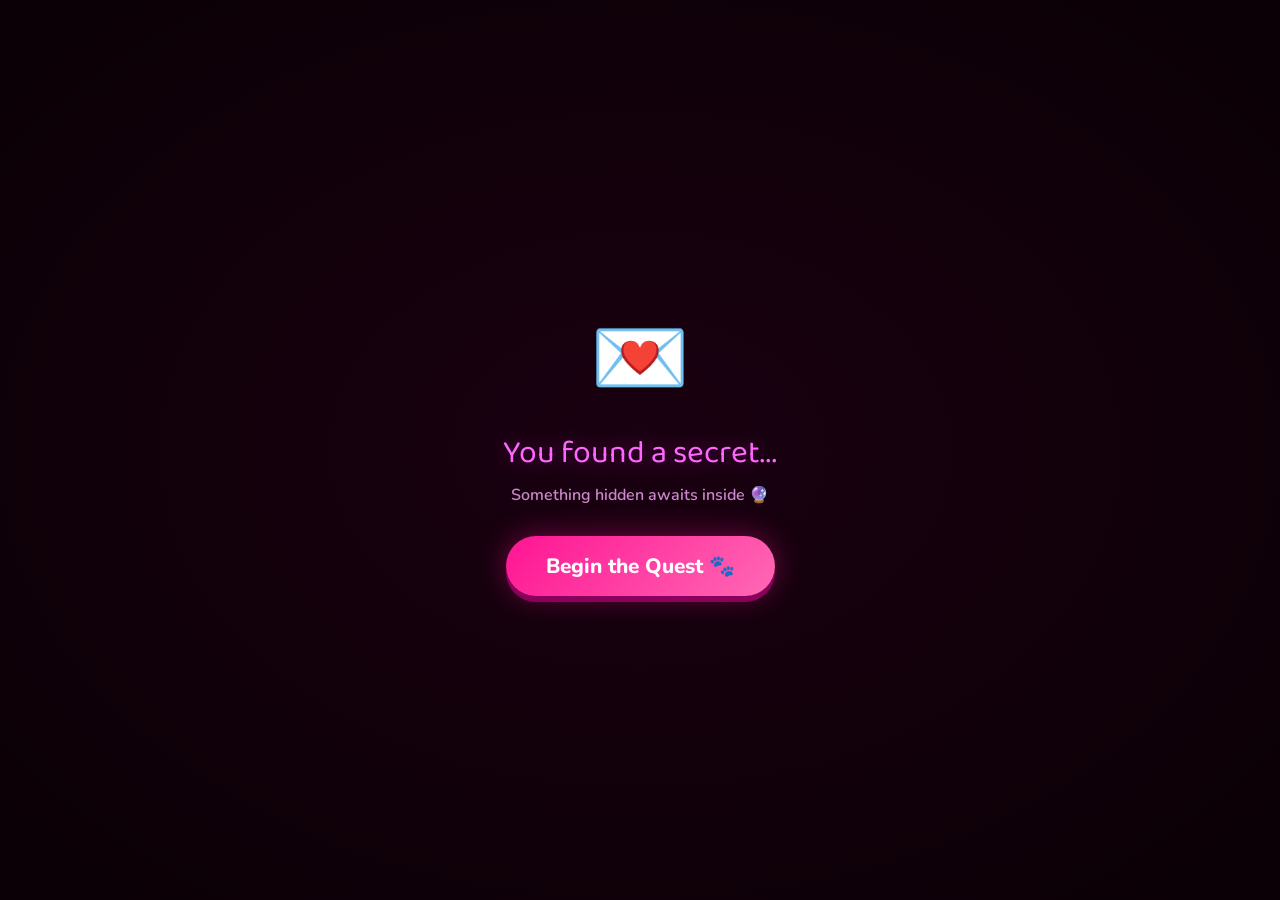
<file: secret_Quest.html>
<!DOCTYPE html>
<html lang="en">
<head>
    <meta charset="UTF-8">
    <meta name="viewport" content="width=device-width, initial-scale=1.0">
    <title>🔒 Secret Quest — Bake the Cake</title>
    <link href="https://fonts.googleapis.com/css2?family=Nunito:wght@400;600;700;800;900&family=Baloo+2:wght@700;800&display=swap" rel="stylesheet">
    <style>
        :root {
            --pink: #ff69b4;
            --light-pink: #ffb6c1;
            --dark-pink: #ff1493;
            --bg: #fff0f5;
            --card-bg: #ffffff;
            --text: #ff69b4;
            --shadow: rgba(255,182,193,0.5);
            --gold: #ffd700;
            --green: #32cd32;
            --wall: #fef3e2;
            --wall-accent: #f5dcc0;
            --wood: #c4956a;
            --wood-dark: #9e7550;
            --wood-light: #dbb896;
            --counter-top: #f0e0d0;
            --oven-body: #e8ddd0;
            --fridge-body: #f5f0f0;
            --floor1: #f8e8ee;
            --floor2: #f0d8e2;
        }

        *{margin:0;padding:0;box-sizing:border-box;}

        body{
            font-family:'Nunito',sans-serif;
            background:var(--bg);
            color:var(--text);
            min-height:100vh;
            overflow-x:hidden;
            cursor:url("data:image/svg+xml;utf8,<svg xmlns='http://www.w3.org/2000/svg' width='40' height='48' style='font-size:24px;'><text y='50%'>🐾</text></svg>") 16 0,auto;
        }
        button,input,.clickable{
            cursor:url("data:image/svg+xml;utf8,<svg xmlns='http://www.w3.org/2000/svg' width='40' height='48' style='font-size:24px;'><text y='50%'>⚡</text></svg>") 16 0,pointer!important;
        }

        /* ============ SPLASH ============ */
        #splash{
            position:fixed;inset:0;z-index:9999;
            background:radial-gradient(ellipse at center,#1a0011,#0a0005);
            display:flex;flex-direction:column;justify-content:center;align-items:center;
            transition:opacity .8s,transform .8s;
        }
        #splash.hide{opacity:0;transform:scale(1.1);pointer-events:none;}
        .splash-icon{font-size:5rem;animation:pulse 2s ease-in-out infinite alternate;}
        @keyframes pulse{0%{transform:scale(1);filter:brightness(.8);}100%{transform:scale(1.1);filter:brightness(1.3);}}
        .splash-title{font-family:'Baloo 2',cursive;font-size:2rem;color:#ff66ff;text-shadow:0 0 20px rgba(255,0,255,.4);margin:15px 0 5px;}
        .splash-sub{color:#cc88cc;font-size:1rem;font-weight:600;margin-bottom:30px;}
        .splash-btn{
            background:linear-gradient(135deg,#ff1493,#ff69b4);color:white;border:none;
            padding:16px 40px;font-size:1.3rem;font-weight:800;border-radius:50px;font-family:inherit;
            box-shadow:0 6px 0 #8b005d,0 0 30px rgba(255,20,147,.4);transition:all .2s;
        }
        .splash-btn:active{transform:translateY(6px);box-shadow:0 0 0 #8b005d;}

        /* ============ GAME WRAPPER ============ */
        #game-wrapper{display:none;flex-direction:column;align-items:center;padding:15px 10px 40px;min-height:100vh;}
        #game-wrapper.active{display:flex;animation:fadeUp .5s ease;}
        @keyframes fadeUp{0%{opacity:0;transform:translateY(20px);}100%{opacity:1;transform:translateY(0);}}

        .game-header{
            font-family:'Baloo 2',cursive;font-size:1.6rem;margin-bottom:5px;
            text-shadow:2px 2px 4px var(--shadow);
        }
        .game-subheader{font-size:.85rem;color:#cc88aa;font-weight:700;margin-bottom:12px;}

        /* ============ KITCHEN SCENE ============ */
        .kitchen{
            position:relative;
            width:95vw;max-width:580px;
            height:460px;
            border-radius:20px;
            overflow:hidden;
            border:4px solid var(--light-pink);
            box-shadow:0 12px 40px var(--shadow);
            background:var(--wall);
            user-select:none;
        }

        /* -- Wall -- */
        .wall-pattern{
            position:absolute;inset:0;bottom:35%;
            background:
                repeating-linear-gradient(90deg,transparent,transparent 48px,rgba(200,170,140,.1) 48px,rgba(200,170,140,.1) 50px),
                repeating-linear-gradient(0deg,transparent,transparent 48px,rgba(200,170,140,.1) 48px,rgba(200,170,140,.1) 50px);
            pointer-events:none;
        }

        /* -- Floor -- */
        .floor{
            position:absolute;bottom:0;left:0;right:0;height:70px;
            background:repeating-conic-gradient(var(--floor1) 0% 25%,var(--floor2) 0% 50%) 50%/36px 36px;
            border-top:3px solid #e0c0cc;
        }

        /* -- Counter -- */
        .counter{
            position:absolute;bottom:68px;left:0;right:0;height:90px;
            background:linear-gradient(180deg,var(--counter-top) 0%,#e8d4c4 100%);
            border-top:4px solid var(--wood);
            border-bottom:3px solid var(--wood-dark);
        }
        .counter-edge{
            position:absolute;bottom:68px;left:0;right:0;height:12px;
            background:var(--wood);
            transform:translateY(100%);
            border-radius:0 0 3px 3px;
        }
        /* Counter legs */
        .counter-leg{
            position:absolute;bottom:70px;width:8px;height:68px;
            background:linear-gradient(90deg,var(--wood-dark),var(--wood),var(--wood-dark));
            border-radius:2px;
        }

        /* -- Window -- */
        .window{
            position:absolute;top:18px;left:50%;transform:translateX(-50%);
            width:130px;height:120px;
            background:linear-gradient(180deg,#c8e8ff,#a0d4f0 60%,#88c8e8);
            border:6px solid var(--wood);
            border-radius:8px;
            overflow:hidden;
            z-index:10;
        }
        .window-cross-h{position:absolute;top:50%;left:0;right:0;height:5px;background:var(--wood);transform:translateY(-50%);}
        .window-cross-v{position:absolute;left:50%;top:0;bottom:0;width:5px;background:var(--wood);transform:translateX(-50%);}
        .window-curtain-l,.window-curtain-r{
            position:absolute;top:-2px;width:22px;height:50px;
            background:linear-gradient(180deg,#ffb6c1,#ff8faa);
            border-radius:0 0 20px 20px;z-index:2;
        }
        .window-curtain-l{left:0;transform:skewX(5deg);}
        .window-curtain-r{right:0;transform:skewX(-5deg);}
        .curtain-rod{
            position:absolute;top:-4px;left:-8px;right:-8px;height:6px;
            background:var(--wood-dark);border-radius:3px;z-index:3;
        }
        /* Clouds outside */
        .cloud{
            position:absolute;font-size:1.2rem;opacity:.7;
            animation:cloudDrift 12s linear infinite;
        }
        @keyframes cloudDrift{0%{transform:translateX(-40px);}100%{transform:translateX(140px);}}
        /* Crow in window */
        .window-crow{
            position:absolute;bottom:8px;left:50%;transform:translateX(-50%) scale(0);
            font-size:2.2rem;z-index:4;
            transition:transform .5s cubic-bezier(.34,1.56,.64,1);
            filter:drop-shadow(0 2px 4px rgba(0,0,0,.3));
        }
        .window-crow.visible{transform:translateX(-50%) scale(1);animation:crowPeek 1s ease;}
        @keyframes crowPeek{0%{transform:translateX(-50%) scale(0) translateY(30px);}100%{transform:translateX(-50%) scale(1) translateY(0);}}
        .window-crow.fly-away{
            animation:crowFly 1s cubic-bezier(.4,0,.2,1) forwards;
        }
        @keyframes crowFly{
            0%{transform:translateX(-50%) scale(1);opacity:1;}
            100%{transform:translateX(200px) translateY(150px) scale(1.3) rotate(-20deg);opacity:0;}
        }

        /* -- Cupboards -- */
        .cupboard{
            position:absolute;top:12px;width:105px;height:110px;
            background:linear-gradient(180deg,var(--wood-light),var(--wood));
            border:3px solid var(--wood-dark);border-radius:6px;
            z-index:5;overflow:hidden;
        }
        .cupboard-left{left:12px;}
        .cupboard-right{right:12px;}
        .cupboard-door{
            position:absolute;inset:3px;
            background:linear-gradient(135deg,var(--wood-light) 0%,var(--wood) 100%);
            border:2px solid var(--wood-dark);border-radius:4px;
            display:flex;align-items:center;justify-content:center;
            transition:all .5s cubic-bezier(.4,0,.2,1);
            z-index:2;
        }
        .cupboard-door .knob{
            width:10px;height:10px;background:var(--gold);
            border-radius:50%;border:2px solid #b8960a;
            box-shadow:0 1px 3px rgba(0,0,0,.3);
        }
        .cupboard.open .cupboard-door{
            transform:perspective(400px) rotateY(-95deg);
            transform-origin:left center;
            opacity:.6;
        }
        .cupboard-contents{
            position:absolute;inset:3px;
            background:#f8efe8;
            display:flex;flex-wrap:wrap;align-items:center;justify-content:center;gap:2px;
            padding:4px;
        }
        .cupboard-item{
            font-size:1.5rem;
            transition:all .2s;
            border-radius:6px;padding:2px;
        }
        .cupboard-item:hover{transform:scale(1.2);background:rgba(255,105,180,.15);}
        .cupboard-item:active{transform:scale(.9);}
        .cupboard-item.collected{opacity:.25;pointer-events:none;filter:grayscale(1);}

        /* -- Fridge -- */
        .fridge{
            position:absolute;left:8px;bottom:72px;
            width:65px;height:145px;
            background:linear-gradient(135deg,#f8f4f4,#e8e2e2);
            border:3px solid #d0c8c8;border-radius:8px;
            z-index:8;overflow:hidden;
        }
        .fridge-handle{
            position:absolute;right:5px;top:30%;width:4px;height:25px;
            background:#c0b8b8;border-radius:2px;
        }
        .fridge-door{
            position:absolute;inset:2px;
            background:linear-gradient(135deg,var(--fridge-body),#ece6e6);
            border:2px solid #d8d0d0;border-radius:6px;
            display:flex;align-items:center;justify-content:center;
            transition:all .5s cubic-bezier(.4,0,.2,1);z-index:2;
        }
        .fridge-door .fridge-label{font-size:.55rem;color:#aaa;font-weight:800;letter-spacing:1px;}
        .fridge.open .fridge-door{
            transform:perspective(400px) rotateY(95deg);
            transform-origin:right center;opacity:.6;
        }
        .fridge-contents{
            position:absolute;inset:2px;
            background:linear-gradient(180deg,#e8f4ff,#d0e8f8);
            display:flex;flex-wrap:wrap;align-items:center;justify-content:center;gap:2px;
            padding:5px;
        }
        .fridge-shelf{
            width:100%;height:2px;background:#c0d8e8;margin:1px 0;
        }

        /* -- Oven -- */
        .oven{
            position:absolute;right:8px;bottom:72px;
            width:90px;height:100px;
            background:linear-gradient(180deg,#e8e0d8,var(--oven-body));
            border:3px solid #c8beb5;border-radius:6px 6px 0 0;
            z-index:8;overflow:hidden;
        }
        .oven-top{
            position:absolute;top:0;left:0;right:0;height:22px;
            background:linear-gradient(180deg,#555,#444);
            border-bottom:2px solid #333;
            display:flex;align-items:center;justify-content:space-around;padding:0 8px;
        }
        .burner{
            width:14px;height:14px;border-radius:50%;
            background:radial-gradient(circle,#666 40%,#555 70%,#444);
            border:1px solid #333;
        }
        .oven-window{
            position:absolute;top:28px;left:8px;right:8px;height:40px;
            background:#1a1008;border:2px solid #666;border-radius:3px;
            display:flex;align-items:center;justify-content:center;
            overflow:hidden;
        }
        .oven-window-content{
            font-size:1.8rem;opacity:0;transition:opacity .5s;
        }
        .oven-window-content.visible{opacity:1;}
        .oven-glow{
            position:absolute;top:28px;left:8px;right:8px;height:40px;
            background:rgba(255,120,0,.15);border-radius:3px;
            opacity:0;transition:opacity .5s;pointer-events:none;
        }
        .oven-glow.on{opacity:1;animation:ovenPulse 2s ease-in-out infinite;}
        @keyframes ovenPulse{0%,100%{background:rgba(255,120,0,.1);}50%{background:rgba(255,120,0,.3);}}
        .oven-handle{
            position:absolute;bottom:10px;left:50%;transform:translateX(-50%);
            width:40px;height:5px;background:#888;border-radius:3px;
        }
        .oven-knobs{
            position:absolute;top:5px;right:-2px;
            display:flex;gap:3px;
        }

        /* -- Mixing Bowl -- */
        .bowl-area{
            position:absolute;bottom:95px;left:50%;transform:translateX(-50%);
            z-index:12;text-align:center;
        }
        .bowl{
            width:70px;height:45px;
            background:radial-gradient(ellipse at 50% 20%,#fff,#f0e0e8 60%,#e0c8d0);
            border:3px solid var(--light-pink);
            border-radius:0 0 50% 50%/0 0 100% 100%;
            margin:0 auto;position:relative;
            transition:all .3s;overflow:hidden;
        }
        .bowl-contents{
            position:absolute;bottom:0;left:3px;right:3px;
            background:linear-gradient(180deg,#f5e6b8,#e8d4a0);
            border-radius:0 0 50% 50%/0 0 100% 100%;
            height:0;transition:height .5s cubic-bezier(.34,1.56,.64,1);
        }
        .bowl.mixing{animation:mixShake .3s ease-in-out infinite;}
        @keyframes mixShake{
            0%,100%{transform:rotate(0);}
            25%{transform:rotate(-5deg);}
            75%{transform:rotate(5deg);}
        }
        .bowl-label{
            font-size:.7rem;font-weight:800;color:#cc88aa;margin-top:3px;
        }
        .spoon{
            position:absolute;top:-12px;right:-18px;font-size:1.2rem;
            transform:rotate(30deg);
            transition:all .3s;
        }
        .spoon.mixing{animation:spoonMix .3s linear infinite;}
        @keyframes spoonMix{0%{transform:rotate(30deg);}50%{transform:rotate(-20deg);}100%{transform:rotate(30deg);}}

        /* -- Linda -- */
        .linda{
            position:absolute;bottom:92px;left:130px;
            z-index:15;text-align:center;
            transition:all .3s;
        }
        .linda:hover{transform:scale(1.05);}
        .linda:active{transform:scale(.95);}
        .linda-body{font-size:2.8rem;filter:drop-shadow(0 3px 5px rgba(0,0,0,.15));}
        .linda-name{
            font-size:.6rem;font-weight:900;color:var(--dark-pink);
            background:white;padding:1px 6px;border-radius:6px;
            border:1.5px solid var(--light-pink);margin-top:-2px;
        }

        /* -- Shelf with utensils -- */
        .utensil-shelf{
            position:absolute;top:55px;right:12px;
            width:88px;
        }
        .shelf-board{
            width:100%;height:6px;background:var(--wood);
            border-radius:3px;box-shadow:0 2px 0 var(--wood-dark);
        }
        .shelf-items{
            display:flex;justify-content:center;gap:3px;
            margin-top:-26px;font-size:1.1rem;
        }

        /* -- Wall decorations -- */
        .wall-frame{
            position:absolute;top:55px;left:22px;
            width:45px;height:45px;background:white;
            border:3px solid var(--wood);border-radius:4px;
            display:flex;align-items:center;justify-content:center;
            font-size:1.5rem;box-shadow:0 2px 6px rgba(0,0,0,.1);
            z-index:4;
        }
        .wall-clock{
            position:absolute;top:16px;right:120px;
            width:30px;height:30px;background:white;
            border:3px solid var(--wood-dark);border-radius:50%;
            display:flex;align-items:center;justify-content:center;
            font-size:.8rem;font-weight:900;color:#666;
            z-index:4;box-shadow:0 2px 4px rgba(0,0,0,.1);
        }

        /* -- Cake on counter -- */
        .cake-on-counter{
            position:absolute;bottom:100px;right:110px;
            font-size:2.5rem;z-index:14;
            transform:scale(0);transition:transform .5s cubic-bezier(.34,1.56,.64,1);
            filter:drop-shadow(0 3px 5px rgba(0,0,0,.15));
        }
        .cake-on-counter.visible{transform:scale(1);}
        .cake-on-counter.eaten{
            animation:cakeEaten .8s ease forwards;
        }
        @keyframes cakeEaten{
            0%{transform:scale(1);opacity:1;}
            30%{transform:scale(1.2);opacity:1;}
            100%{transform:scale(0) rotate(30deg);opacity:0;}
        }

        /* -- Flying crow that eats cake -- */
        .flying-crow{
            position:absolute;z-index:20;font-size:2.5rem;
            pointer-events:none;opacity:0;
            filter:drop-shadow(0 4px 8px rgba(0,0,0,.3));
        }
        .flying-crow.animate{
            opacity:1;
            animation:crowSwoop 1.2s cubic-bezier(.4,0,.2,1) forwards;
        }
        @keyframes crowSwoop{
            0%{top:40px;left:50%;transform:translateX(-50%) scale(.8) rotate(10deg);}
            50%{top:60%;left:60%;transform:scale(1.3) rotate(-15deg);}
            100%{top:55%;left:55%;transform:scale(1) rotate(0deg);}
        }

        /* ============ DIALOGUE BOX ============ */
        .dialogue-box{
            width:95vw;max-width:580px;
            background:var(--card-bg);
            border:3px solid var(--light-pink);
            border-radius:18px;
            padding:15px 20px;
            margin-top:12px;
            box-shadow:0 6px 20px var(--shadow);
            display:flex;align-items:flex-start;gap:12px;
            min-height:70px;
        }
        .dialogue-avatar{
            font-size:1.8rem;flex-shrink:0;
            animation:avatarBob 2s ease-in-out infinite;
        }
        @keyframes avatarBob{0%,100%{transform:translateY(0);}50%{transform:translateY(-4px);}}
        .dialogue-content{flex:1;}
        .dialogue-name{font-size:.75rem;font-weight:900;color:var(--dark-pink);margin-bottom:2px;}
        .dialogue-text{
            font-size:.95rem;font-weight:700;color:#666;line-height:1.5;
        }
        .dialogue-text .highlight{color:var(--dark-pink);font-weight:900;}

        /* ============ INGREDIENT TRAY ============ */
        .ingredient-tray{
            width:95vw;max-width:580px;
            background:var(--card-bg);
            border:3px solid var(--light-pink);border-radius:16px;
            padding:10px 15px;margin-top:10px;
            box-shadow:0 4px 15px var(--shadow);
        }
        .tray-label{font-size:.7rem;font-weight:900;color:var(--dark-pink);margin-bottom:5px;}
        .tray-items{display:flex;gap:6px;flex-wrap:wrap;min-height:32px;align-items:center;}
        .tray-item{
            background:#fff5f8;border:2px solid var(--light-pink);
            border-radius:10px;padding:3px 10px;
            font-size:.85rem;font-weight:700;
            animation:popIn .3s cubic-bezier(.34,1.56,.64,1);
        }
        @keyframes popIn{0%{transform:scale(0);}100%{transform:scale(1);}}
        .tray-item .item-emoji{margin-right:3px;}

        /* ============ ACTION BUTTON ============ */
        .action-zone{
            width:95vw;max-width:580px;
            margin-top:10px;text-align:center;
        }
        .action-btn{
            background:linear-gradient(135deg,#ff1493,#ff69b4);
            color:white;border:none;
            padding:14px 30px;border-radius:30px;
            font-family:inherit;font-size:1.05rem;font-weight:800;
            box-shadow:0 5px 0 #8b005d;
            transition:all .15s;display:none;
        }
        .action-btn.show{display:inline-block;animation:popIn .3s cubic-bezier(.34,1.56,.64,1);}
        .action-btn:active{transform:translateY(5px);box-shadow:0 0 0 #8b005d;}
        .action-btn.secondary{
            background:linear-gradient(135deg,var(--light-pink),#ffc8d8);
            color:#8b005d;box-shadow:0 5px 0 #d080a0;
        }
        .action-btn.secondary:active{box-shadow:0 0 0 #d080a0;}

        /* ============ CLUE TRACKER ============ */
        .clue-tracker{
            display:flex;gap:8px;flex-wrap:wrap;justify-content:center;
            width:95vw;max-width:580px;margin-top:12px;
        }
        .clue-chip{
            background:var(--card-bg);border:3px solid var(--light-pink);
            border-radius:14px;padding:6px 14px;
            font-weight:800;font-size:.85rem;color:#ccc;
            transition:all .4s;box-shadow:0 3px 8px rgba(0,0,0,.05);
        }
        .clue-chip.revealed{
            color:var(--dark-pink);border-color:var(--dark-pink);
            background:#fff0f5;box-shadow:0 3px 12px rgba(255,20,147,.2);
            animation:chipReveal .5s cubic-bezier(.34,1.56,.64,1);
        }
        @keyframes chipReveal{0%{transform:scale(.5) rotate(-10deg);}100%{transform:scale(1) rotate(0);}}

        /* ============ PROGRESS BAR (OVEN) ============ */
        .oven-progress{
            width:95vw;max-width:580px;
            margin-top:10px;display:none;
        }
        .oven-progress.show{display:block;animation:fadeUp .4s ease;}
        .progress-label{font-size:.8rem;font-weight:800;color:#cc88aa;margin-bottom:4px;text-align:center;}
        .progress-bar{
            width:100%;height:20px;background:#f0e0e8;
            border-radius:10px;border:2px solid var(--light-pink);
            overflow:hidden;
        }
        .progress-fill{
            height:100%;width:0;
            background:linear-gradient(90deg,#ff8fab,#ff1493,#ff69b4);
            border-radius:10px;
            transition:width .3s;
        }

        /* ============ PASSWORD SECTION ============ */
        .password-section{
            width:95vw;max-width:400px;
            background:var(--card-bg);border:3px solid var(--light-pink);
            border-radius:20px;padding:25px;
            box-shadow:0 8px 30px var(--shadow);
            text-align:center;margin-top:20px;
            display:none;
        }
        .password-section.show{display:block;animation:fadeUp .5s ease;}
        .password-section h3{margin-bottom:10px;font-size:1.15rem;}
        .password-hint{font-size:.82rem;color:#cc88aa;margin-bottom:12px;font-weight:600;}
        .password-input{
            width:100%;padding:14px;
            border:3px solid var(--light-pink);border-radius:16px;
            font-family:inherit;font-size:1.05rem;font-weight:700;
            text-align:center;color:var(--dark-pink);background:#fff8fa;
            outline:none;margin-bottom:10px;transition:all .3s;
        }
        .password-input:focus{border-color:var(--dark-pink);box-shadow:0 0 15px rgba(255,20,147,.2);}
        .password-input.wrong{animation:shake .4s ease;border-color:#ff4757;}
        @keyframes shake{0%,100%{transform:translateX(0);}20%,60%{transform:translateX(-8px);}40%,80%{transform:translateX(8px);}}
        .password-btn{
            width:100%;padding:14px;
            background:linear-gradient(135deg,#ff1493,#ff69b4);
            color:white;border:none;font-family:inherit;
            font-size:1.05rem;font-weight:800;border-radius:16px;
            box-shadow:0 5px 0 #8b005d;transition:all .15s;
        }
        .password-btn:active{transform:translateY(5px);box-shadow:0 0 0 #8b005d;}
        .password-msg{margin-top:8px;font-weight:800;font-size:.9rem;min-height:1.3em;}

        /* ============ CELEBRATION ============ */
        #celebration{
            display:none;position:fixed;inset:0;z-index:10000;
            overflow-y:auto;overflow-x:hidden;
            background:linear-gradient(180deg,#fff0f5,#ffe0f0 30%,#fff5fa);
        }
        #celebration.active{display:block;animation:grandReveal 1.5s ease;}
        @keyframes grandReveal{0%{opacity:0;transform:scale(.8);}50%{opacity:1;transform:scale(1.02);}100%{transform:scale(1);}}

        .deco-layer{position:fixed;inset:0;pointer-events:none;z-index:10001;overflow:hidden;}

        .floating-deco{
            position:absolute;font-size:2rem;
            animation:floatUp linear infinite;opacity:.7;pointer-events:none;
        }
        @keyframes floatUp{
            0%{transform:translateY(110vh) rotate(0) scale(.5);opacity:0;}
            10%{opacity:.8;}90%{opacity:.8;}
            100%{transform:translateY(-10vh) rotate(360deg) scale(1.2);opacity:0;}
        }
        .confetti-piece{position:fixed;z-index:10002;pointer-events:none;}
        @keyframes confettiFall{0%{transform:translateY(-10vh) rotate(0);opacity:1;}100%{transform:translateY(110vh) rotate(720deg);opacity:0;}}

        .heart-rain{position:fixed;font-size:1.5rem;z-index:10001;pointer-events:none;animation:heartFall linear forwards;opacity:.8;}
        @keyframes heartFall{0%{transform:translateY(-5vh) rotate(0) scale(.8);opacity:.9;}100%{transform:translateY(105vh) rotate(360deg) scale(1.2);opacity:0;}}

        .twinkle-star{position:fixed;font-size:1rem;z-index:10001;pointer-events:none;animation:twinkle 2s ease-in-out infinite;}
        @keyframes twinkle{0%,100%{opacity:.2;transform:scale(.8);}50%{opacity:1;transform:scale(1.3);}}

        .sparkle{position:fixed;font-size:1.5rem;z-index:10002;pointer-events:none;animation:sparklePop 1.5s ease-out forwards;}
        @keyframes sparklePop{0%{transform:scale(0) rotate(0);opacity:1;}50%{transform:scale(1.5) rotate(180deg);opacity:1;}100%{transform:scale(0) rotate(360deg);opacity:0;}}

        /* Letter */
        .letter-wrapper{
            position:relative;z-index:10003;
            display:flex;flex-direction:column;align-items:center;
            padding:40px 20px 60px;min-height:100vh;
        }
        .letter-badge{
            background:linear-gradient(135deg,var(--gold),#ffec44);
            color:#8b6508;padding:10px 28px;border-radius:30px;
            font-weight:900;font-size:1rem;letter-spacing:2px;
            box-shadow:0 4px 15px rgba(255,215,0,.4);margin-bottom:20px;
            animation:badgeBounce 1s ease .5s both;
        }
        @keyframes badgeBounce{0%{transform:scale(0) rotate(-20deg);opacity:0;}60%{transform:scale(1.2) rotate(5deg);}100%{transform:scale(1) rotate(0);opacity:1;}}

        .letter-card{
            background:white;border:none;border-radius:28px;
            padding:40px 30px;max-width:480px;width:92vw;
            box-shadow:0 2px 0 #f0c0d0,0 4px 0 #e8b0c0,0 20px 60px rgba(255,105,180,.25);
            text-align:center;animation:letterArrive 1s ease .8s both;
            position:relative;overflow:hidden;
        }
        @keyframes letterArrive{0%{transform:translateY(60px) rotate(-3deg);opacity:0;}100%{transform:translateY(0) rotate(0);opacity:1;}}
        .letter-card::before{
            content:'';position:absolute;top:0;left:0;right:0;height:6px;
            background:linear-gradient(90deg,#ff69b4,#ffd700,#ff1493,#32cd32,#ff69b4);
            background-size:200% 100%;animation:shimmer 3s linear infinite;
        }
        @keyframes shimmer{0%{background-position:200% 0;}100%{background-position:-200% 0;}}
        .letter-emojis{font-size:3rem;margin-bottom:15px;animation:emojiBounce 2s ease-in-out infinite;}
        @keyframes emojiBounce{0%,100%{transform:translateY(0);}50%{transform:translateY(-10px);}}
        .letter-heading{font-family:'Baloo 2',cursive;font-size:1.8rem;color:var(--dark-pink);margin-bottom:15px;line-height:1.3;}
        .letter-divider{width:60px;height:4px;background:linear-gradient(90deg,var(--pink),var(--gold));border-radius:2px;margin:0 auto 25px;}
        .letter-body{font-size:1.05rem;color:#666;line-height:1.8;font-weight:600;margin-bottom:25px;text-align:left;padding:0 5px;}
        .letter-body .hl{color:var(--dark-pink);font-weight:800;}
        .letter-sign{font-family:'Baloo 2',cursive;font-size:1.3rem;color:var(--dark-pink);}

        /* Scuba section */
        .scuba-section{margin-top:30px;text-align:center;animation:scubaArrive 1s ease 1.5s both;}
        @keyframes scubaArrive{0%{transform:translateY(40px) scale(.8);opacity:0;}100%{transform:translateY(0) scale(1);opacity:1;}}
        .scuba-title{font-family:'Baloo 2',cursive;font-size:1.5rem;color:var(--dark-pink);margin-bottom:15px;}

        .scuba-stage{
            width:340px;height:320px;margin:0 auto;
            background:linear-gradient(180deg,#e0f7ff 0%,#b3e8ff 30%,#80d4ff 60%,#55b8e8 100%);
            border-radius:30px;border:4px solid #66c2ff;
            position:relative;overflow:hidden;
            box-shadow:0 8px 30px rgba(0,150,255,.25),inset 0 0 40px rgba(255,255,255,.15);
        }
        .water-bubble{
            position:absolute;border-radius:50%;
            background:rgba(255,255,255,.5);border:1px solid rgba(255,255,255,.7);
            animation:bubbleRise linear infinite;
        }
        @keyframes bubbleRise{0%{transform:translateY(0) scale(1);opacity:.8;}100%{transform:translateY(-350px) scale(1.5);opacity:0;}}

        .sea-deco{position:absolute;font-size:1.5rem;animation:seaSway 3s ease-in-out infinite;}
        @keyframes seaSway{0%,100%{transform:rotate(-10deg);}50%{transform:rotate(10deg);}}
        .mini-fish{position:absolute;font-size:1.2rem;animation:fishSwim linear infinite;}
        @keyframes fishSwim{0%{transform:translateX(-60px) scaleX(-1);}100%{transform:translateX(400px) scaleX(-1);}}

        /* Sand floor */
        .sand-floor{
            position:absolute;bottom:0;left:0;right:0;height:45px;
            background:linear-gradient(180deg,#f0d8a8,#e8cc98);
            border-top:2px dashed #d4b878;
        }
        .sand-floor::before{
            content:'🐚 ⭐ 🪨';position:absolute;bottom:5px;left:15px;
            font-size:.7rem;letter-spacing:12px;opacity:.5;
        }

        /* Disco ball */
        .disco-ball{
            position:absolute;top:8px;left:50%;transform:translateX(-50%);
            font-size:1.8rem;animation:discoPulse 1s ease-in-out infinite;
            filter:drop-shadow(0 0 10px rgba(255,255,255,.6));
            z-index:5;
        }
        @keyframes discoPulse{
            0%,100%{transform:translateX(-50%) scale(1);filter:drop-shadow(0 0 10px rgba(255,255,255,.3));}
            50%{transform:translateX(-50%) scale(1.15);filter:drop-shadow(0 0 20px rgba(255,255,255,.8));}
        }
        .disco-ray{
            position:absolute;top:30px;width:2px;height:60px;
            background:linear-gradient(180deg,rgba(255,255,255,.5),transparent);
            transform-origin:top center;opacity:.4;
            animation:rayRotate 4s linear infinite;
        }
        @keyframes rayRotate{0%{opacity:.1;transform:rotate(var(--r));}50%{opacity:.5;}100%{opacity:.1;transform:rotate(calc(var(--r) + 360deg));}}

        /* ===== DANCER DUO — just the PNGs shaking ===== */
        .dancer-duo{
            position:absolute;bottom:55px;left:50%;transform:translateX(-50%);
            display:flex;gap:20px;align-items:flex-end;
            z-index:10;
        }

        .dancer-img-wrapper{
            position:relative;text-align:center;
        }

        .dancer-img{
            width:110px;height:110px;
            background-size:contain;background-repeat:no-repeat;background-position:center bottom;
            filter:drop-shadow(0 5px 12px rgba(0,0,0,.25));
            image-rendering:auto;
        }
        .dancer-img-pika{
            background-image:url('pikachu.png');
            animation:pikaShake .38s ease-in-out infinite;
        }
        .dancer-img-crow{
            background-image:url('crow.png');
            animation:crowShake .38s ease-in-out infinite;
        }

        /* Pikachu: bounce-left, bounce-right, big hop */
        @keyframes pikaShake{
            0%   {transform:translateY(0)   rotate(-10deg) scale(1);}
            15%  {transform:translateY(-22px) rotate(12deg) scale(1.06);}
            30%  {transform:translateY(-4px)  rotate(-8deg) scale(.97);}
            50%  {transform:translateY(-28px) rotate(6deg)  scale(1.1);}
            65%  {transform:translateY(-6px)  rotate(-12deg) scale(.98);}
            80%  {transform:translateY(-18px) rotate(10deg) scale(1.04);}
            100% {transform:translateY(0)    rotate(-10deg) scale(1);}
        }
        /* Crow: mirrored offset — when pika goes up, crow goes down */
        @keyframes crowShake{
            0%   {transform:translateY(-6px)  rotate(10deg) scale(1);}
            15%  {transform:translateY(-18px) rotate(-12deg) scale(1.04);}
            30%  {transform:translateY(0)     rotate(8deg) scale(.97);}
            50%  {transform:translateY(-24px) rotate(-6deg) scale(1.08);}
            65%  {transform:translateY(-2px)  rotate(12deg) scale(.98);}
            80%  {transform:translateY(-26px) rotate(-10deg) scale(1.06);}
            100% {transform:translateY(-6px)  rotate(10deg) scale(1);}
        }

        /* Scuba mask overlay on each image */
        .dancer-mask{
            position:absolute;top:-6px;left:50%;transform:translateX(-50%);
            font-size:1.8rem;z-index:3;
            filter:drop-shadow(0 2px 4px rgba(0,0,0,.25));
            pointer-events:none;
        }

        /* Name tags under each */
        .dancer-tag{
            font-size:.65rem;font-weight:900;
            background:rgba(255,255,255,.9);
            padding:3px 10px;border-radius:8px;
            margin-top:5px;display:inline-block;
            box-shadow:0 2px 6px rgba(0,0,0,.1);
        }
        .dancer-tag-pika{color:#e6a800;border:2px solid #ffd700;}
        .dancer-tag-crow{color:#555;border:2px solid #888;}

        /* Hearts popping between them */
        .heart-burst{
            position:absolute;top:15px;left:50%;transform:translateX(-50%);
            font-size:1.5rem;z-index:15;
            animation:heartPop 1.2s ease-in-out infinite;
        }
        @keyframes heartPop{
            0%,100%{transform:translateX(-50%) scale(.5);opacity:.2;}
            50%{transform:translateX(-50%) scale(1.4) translateY(-20px);opacity:1;}
        }
        .heart-burst-2{animation-delay:.6s;top:50px;font-size:1.1rem;}
        .heart-burst-3{animation-delay:.3s;top:30px;left:40%;font-size:1.3rem;}

        /* Music controls */
        .music-toggle{
            display:inline-flex;align-items:center;gap:8px;
            margin-top:12px;padding:10px 22px;
            background:linear-gradient(135deg,#0088aa,#00bbdd);
            color:white;border:none;border-radius:25px;
            font-family:inherit;font-size:.95rem;font-weight:800;
            box-shadow:0 4px 0 #006688;transition:all .15s;
        }
        .music-toggle:active{transform:translateY(4px);box-shadow:0 0 0 #006688;}
        .music-toggle .eq-bars{display:flex;gap:2px;align-items:flex-end;height:14px;}
        .music-toggle .eq-bar{
            width:3px;background:white;border-radius:1px;
            animation:eqBounce .5s ease-in-out infinite alternate;
        }
        .music-toggle .eq-bar:nth-child(1){height:6px;animation-delay:0s;}
        .music-toggle .eq-bar:nth-child(2){height:12px;animation-delay:.1s;}
        .music-toggle .eq-bar:nth-child(3){height:8px;animation-delay:.2s;}
        .music-toggle .eq-bar:nth-child(4){height:14px;animation-delay:.15s;}
        .music-toggle.paused .eq-bar{animation:none;height:4px;}

        .scuba-text{
            font-family:'Baloo 2',cursive;font-size:2rem;color:#0099cc;margin-top:15px;
            animation:scubaTextDance .6s ease-in-out infinite alternate;
            text-shadow:0 3px 10px rgba(0,153,204,.3);
        }
        @keyframes scubaTextDance{0%{transform:scale(1) rotate(-2deg);}100%{transform:scale(1.08) rotate(2deg);}}

        .back-btn{
            display:inline-block;margin-top:30px;padding:14px 35px;
            background:linear-gradient(135deg,#ff1493,#ff69b4);
            color:white;border:none;border-radius:30px;
            font-family:inherit;font-size:1.1rem;font-weight:800;
            box-shadow:0 5px 0 #8b005d;transition:all .15s;
            text-decoration:none;animation:scubaArrive 1s ease 2s both;
        }
        .back-btn:active{transform:translateY(5px);box-shadow:0 0 0 #8b005d;}

        #celebration.active::before{
            content:'';position:fixed;inset:0;
            border:6px solid transparent;
            border-image:linear-gradient(45deg,#ff69b4,#ffd700,#32cd32,#87ceeb,#ff69b4) 1;
            animation:rainbowBorder 3s linear infinite;pointer-events:none;z-index:10005;
        }
        @keyframes rainbowBorder{0%{filter:hue-rotate(0);}100%{filter:hue-rotate(360deg);}}
    </style>
</head>
<body>

<!-- ====== SPLASH ====== -->
<div id="splash">
    <div class="splash-icon">💌</div>
    <div class="splash-title">You found a secret...</div>
    <div class="splash-sub">Something hidden awaits inside 🔮</div>
    <button class="splash-btn" onclick="startQuest()">Begin the Quest 🐾</button>
</div>

<!-- ====== GAME ====== -->
<div id="game-wrapper">
    <div class="game-header">🍰 Linda's Kitchen Adventure</div>
    <div class="game-subheader">Follow the story — click things in the kitchen!</div>

    <!-- KITCHEN SCENE -->
    <div class="kitchen" id="kitchen">
        <div class="wall-pattern"></div>
        <div class="floor"></div>
        <div class="counter"></div>
        <div class="counter-edge"></div>
        <div class="counter-leg" style="left:20px;"></div>
        <div class="counter-leg" style="right:20px;"></div>
        <div class="counter-leg" style="left:50%;transform:translateX(-50%);"></div>

        <!-- Wall decorations -->
        <div class="wall-frame">💛</div>
        <div class="wall-clock">12</div>

        <!-- Window -->
        <div class="window clickable" id="window-el" onclick="clickWindow()">
            <div class="cloud" style="top:12px;left:5px;">☁️</div>
            <div class="cloud" style="top:25px;left:40px;animation-delay:-4s;font-size:1rem;">☁️</div>
            <div class="window-cross-h"></div>
            <div class="window-cross-v"></div>
            <div class="window-curtain-l"></div>
            <div class="window-curtain-r"></div>
            <div class="curtain-rod"></div>
            <div class="window-crow" id="window-crow">🐦‍⬛</div>
        </div>

        <!-- Cupboard Left (flour, sugar, vanilla) -->
        <div class="cupboard cupboard-left clickable" id="cupboard-left" onclick="clickCupboard('left')">
            <div class="cupboard-contents">
                <div class="cupboard-item clickable" data-item="flour" onclick="event.stopPropagation();collectItem('flour',this)">🌾</div>
                <div class="cupboard-item clickable" data-item="sugar" onclick="event.stopPropagation();collectItem('sugar',this)">🧂</div>
                <div class="cupboard-item clickable" data-item="vanilla" onclick="event.stopPropagation();collectItem('vanilla',this)">🧴</div>
            </div>
            <div class="cupboard-door"><div class="knob"></div></div>
        </div>

        <!-- Cupboard Right (chocolate, baking powder) -->
        <div class="cupboard cupboard-right clickable" id="cupboard-right" onclick="clickCupboard('right')">
            <div class="cupboard-contents">
                <div class="cupboard-item clickable" data-item="chocolate" onclick="event.stopPropagation();collectItem('chocolate',this)">🍫</div>
                <div class="cupboard-item clickable" data-item="powder" onclick="event.stopPropagation();collectItem('powder',this)">🥫</div>
            </div>
            <div class="cupboard-door"><div class="knob"></div></div>
        </div>

        <!-- Utensil shelf -->
        <div class="utensil-shelf">
            <div class="shelf-items">🥄🫙🧈</div>
            <div class="shelf-board"></div>
        </div>

        <!-- Fridge -->
        <div class="fridge clickable" id="fridge-el" onclick="clickFridge()">
            <div class="fridge-contents">
                <div class="cupboard-item clickable" data-item="eggs" onclick="event.stopPropagation();collectItem('eggs',this)" style="font-size:1.3rem;">🥚</div>
                <div class="fridge-shelf"></div>
                <div class="cupboard-item clickable" data-item="butter" onclick="event.stopPropagation();collectItem('butter',this)" style="font-size:1.3rem;">🧈</div>
                <div class="fridge-shelf"></div>
                <div class="cupboard-item clickable" data-item="milk" onclick="event.stopPropagation();collectItem('milk',this)" style="font-size:1.3rem;">🥛</div>
            </div>
            <div class="fridge-door">
                <div class="fridge-label">FRIDGE</div>
                <div class="fridge-handle" style="position:absolute;right:5px;top:30%;width:4px;height:25px;background:#c0b8b8;border-radius:2px;"></div>
            </div>
        </div>

        <!-- Oven -->
        <div class="oven clickable" id="oven-el" onclick="clickOven()">
            <div class="oven-top">
                <div class="burner"></div>
                <div class="burner"></div>
                <div class="burner"></div>
            </div>
            <div class="oven-window">
                <div class="oven-window-content" id="oven-content">🎂</div>
            </div>
            <div class="oven-glow" id="oven-glow"></div>
            <div class="oven-handle"></div>
        </div>

        <!-- Mixing bowl -->
        <div class="bowl-area" id="bowl-area">
            <div class="bowl" id="bowl">
                <div class="bowl-contents" id="bowl-fill"></div>
                <div class="spoon" id="spoon">🥄</div>
            </div>
            <div class="bowl-label">Mixing Bowl</div>
        </div>

        <!-- Linda -->
        <div class="linda clickable" id="linda-el" onclick="clickLinda()">
            <div class="linda-body">👩‍🍳</div>
            <div class="linda-name">LINDA</div>
        </div>

        <!-- Cake on counter (hidden initially) -->
        <div class="cake-on-counter" id="cake-counter">🎂</div>

        <!-- Flying crow (for eating animation) -->
        <div class="flying-crow" id="flying-crow">🐦‍⬛</div>
    </div>

    <!-- DIALOGUE -->
    <div class="dialogue-box" id="dialogue-box">
        <div class="dialogue-avatar" id="dialogue-avatar">👩‍🍳</div>
        <div class="dialogue-content">
            <div class="dialogue-name" id="dialogue-name">Linda</div>
            <div class="dialogue-text" id="dialogue-text">
                Click on <span class="highlight">me</span> to get started! 👋
            </div>
        </div>
    </div>

    <!-- INGREDIENT TRAY -->
    <div class="ingredient-tray">
        <div class="tray-label">🧺 COLLECTED INGREDIENTS</div>
        <div class="tray-items" id="tray-items">
            <span style="font-size:.8rem;color:#ccc;font-weight:700;">Nothing yet...</span>
        </div>
    </div>

    <!-- OVEN PROGRESS -->
    <div class="oven-progress" id="oven-progress">
        <div class="progress-label" id="progress-label">🔥 Baking... 0%</div>
        <div class="progress-bar"><div class="progress-fill" id="progress-fill"></div></div>
    </div>

    <!-- ACTION BUTTONS -->
    <div class="action-zone" id="action-zone">
        <button class="action-btn" id="btn-mix" onclick="doMix()">Mix Ingredients! 🥣</button>
        <button class="action-btn" id="btn-oven" onclick="putInOven()">Put in Oven! 🔥</button>
        <button class="action-btn" id="btn-remove" onclick="removeCake()">Take Cake Out! 🎂</button>
    </div>

    <!-- CLUE TRACKER -->
    <div class="clue-tracker">
        <div class="clue-chip" id="chip-lindas">📌 ???</div>
        <div class="clue-chip" id="chip-crow">🐦‍⬛ ???</div>
        <div class="clue-chip" id="chip-cake">🎂 ???</div>
        <div class="clue-chip" id="chip-eats">🍴 ???</div>
    </div>

    <!-- PASSWORD -->
    <div class="password-section" id="password-section">
        <h3>🔒 Enter the Secret Password</h3>
        <div class="password-hint">Think about the story: WHO did WHAT to WHOSE thing?</div>
        <input type="text" class="password-input" id="password-input" placeholder="Combine the clues..." autocomplete="off" onkeydown="if(event.key==='Enter')checkPassword()">
        <button class="password-btn" onclick="checkPassword()">Unlock 🔓</button>
        <div class="password-msg" id="password-msg"></div>
    </div>
</div>

<!-- ====== CELEBRATION ====== -->
<div id="celebration">
    <div class="deco-layer" id="deco-layer"></div>
    <div class="letter-wrapper">
        <div class="letter-badge">✨ SECRET UNLOCKED ✨</div>
        <div class="letter-card">
            <div class="letter-emojis">💛⚡🐦‍⬛💖</div>
            <div class="letter-heading">For My Favorite Pika 🐦‍⬛💛</div>
            <div class="letter-divider"></div>
            <div class="letter-body">
                Hey you! 💛<br><br>
                If you're reading this, you actually baked the whole cake, watched the crow steal it, and <em>still</em> cracked the password. I'm so proud of you (and also slightly concerned about that crow's eating habits 🎂😂).<br><br>
                You're <span class="hl">the best thing</span> that ever happened to this little Pillu's world. Every day with you feels like a new adventure — whether we're being silly, having deep talks, or just existing in the same space. ⚡🐦‍⬛<br><br>
                Thank you for being <span class="hl">you</span>. Thank you for the laughs, the love, and yes, even for eating Linda's cake. 🍰<br><br>
                Now enjoy this little celebration — you earned it! 🎉💖
            </div>
            <div class="letter-sign">— Your Crow 💛⚡</div>
        </div>

        <!-- SCUBA DANCE -->
        <div class="scuba-section">
            <div class="scuba-title">🤿 And now... the Scuba Dance! 🤿</div>
            <div class="scuba-stage" id="scuba-stage">
                <!-- Sand floor -->
                <div class="sand-floor"></div>
                <!-- Sea decorations -->
                <div class="sea-deco" style="bottom:48px;left:10px;">🌿</div>
                <div class="sea-deco" style="bottom:46px;right:12px;animation-delay:-1s;">🪸</div>
                <div class="sea-deco" style="bottom:48px;left:42%;animation-delay:-2s;">🐚</div>
                <!-- Disco ball -->
                <div class="disco-ball">🪩</div>
                <div class="disco-ray" style="left:46%;--r:-30deg;"></div>
                <div class="disco-ray" style="left:50%;--r:0deg;animation-delay:-1s;"></div>
                <div class="disco-ray" style="left:54%;--r:30deg;animation-delay:-2s;"></div>

                <!-- ★ PIKACHU & CROW SHAKING IT ★ -->
                <div class="dancer-duo">
                    <div class="heart-burst">💛</div>
                    <div class="heart-burst heart-burst-2">💖</div>
                    <div class="heart-burst heart-burst-3">💕</div>

                    <!-- PIKACHU -->
                    <div class="dancer-img-wrapper">
                        <div class="dancer-mask">🤿</div>
                        <div class="dancer-img dancer-img-pika"></div>
                        <div class="dancer-tag dancer-tag-pika">PILLU ⚡</div>
                    </div>

                    <!-- CROW -->
                    <div class="dancer-img-wrapper">
                        <div class="dancer-mask">🤿</div>
                        <div class="dancer-img dancer-img-crow"></div>
                        <div class="dancer-tag dancer-tag-crow">CROW 🐦‍⬛</div>
                    </div>
                </div>
            </div>
            <div class="scuba-text">🎶 scubaaaa subaaa 🎶</div>
            <button class="music-toggle" id="music-btn" onclick="toggleMusic()">
                <div class="eq-bars"><div class="eq-bar"></div><div class="eq-bar"></div><div class="eq-bar"></div><div class="eq-bar"></div></div>
                <span id="music-label">Music Playing 🔊</span>
            </button>
        </div>

        <button class="back-btn" onclick="window.location.href='index.html'">Back to the Hub 💛</button>
    </div>
</div>

<script>
// =============================================
// GAME STATE MACHINE
// =============================================
const STATES = {
    INTRO: 'INTRO',
    MEET_LINDA: 'MEET_LINDA',
    GATHER: 'GATHER',
    READY_MIX: 'READY_MIX',
    MIXING: 'MIXING',
    READY_OVEN: 'READY_OVEN',
    BAKING: 'BAKING',
    FIND_CROW: 'FIND_CROW',
    OVEN_DONE: 'OVEN_DONE',
    CAKE_OUT: 'CAKE_OUT',
    CROW_EATS: 'CROW_EATS',
    COMPLETE: 'COMPLETE'
};

let state = STATES.INTRO;
let collected = new Set();
const REQUIRED = ['flour','sugar','vanilla','chocolate','powder','eggs','butter','milk'];
let clues = { lindas:false, crow:false, cake:false, eats:false };
let cupboardOpen = { left:false, right:false };
let fridgeOpen = false;
let bakingProgress = 0;
let bakingInterval = null;
let crowFound = false;

const ITEM_INFO = {
    flour:     { emoji:'🌾', name:'Flour' },
    sugar:     { emoji:'🧂', name:'Sugar' },
    vanilla:   { emoji:'🧴', name:'Vanilla' },
    chocolate: { emoji:'🍫', name:'Chocolate' },
    powder:    { emoji:'🥫', name:'Baking Pwd' },
    eggs:      { emoji:'🥚', name:'Eggs' },
    butter:    { emoji:'🧈', name:'Butter' },
    milk:      { emoji:'🥛', name:'Milk' }
};

// =============================================
// SPLASH
// =============================================
function startQuest() {
    const s = document.getElementById('splash');
    s.classList.add('hide');
    setTimeout(() => {
        s.style.display = 'none';
        document.getElementById('game-wrapper').classList.add('active');
    }, 800);
}

// =============================================
// DIALOGUE
// =============================================
function setDialogue(avatar, name, html) {
    document.getElementById('dialogue-avatar').innerText = avatar;
    document.getElementById('dialogue-name').innerText = name;
    document.getElementById('dialogue-text').innerHTML = html;
    // Bounce the dialogue box
    const box = document.getElementById('dialogue-box');
    box.style.animation = 'none';
    void box.offsetWidth;
    box.style.animation = 'fadeUp .3s ease';
}

// =============================================
// CLICK HANDLERS
// =============================================
function clickLinda() {
    if (state === STATES.INTRO) {
        state = STATES.MEET_LINDA;
        setDialogue('👩‍🍳', 'Linda',
            `Welcome to <span class="highlight">Linda's Kitchen</span>! 💕 I'm Linda! Let's bake my <span class="highlight">famous cake</span> together!`);
        revealClue('lindas', 'LINDAS');
        setTimeout(() => {
            state = STATES.GATHER;
            setDialogue('👩‍🍳', 'Linda',
                `First, open the <span class="highlight">cupboards</span> and <span class="highlight">fridge</span> to collect ingredients! Tap them to open! 🧁`);
        }, 2500);
    } else if (state === STATES.GATHER) {
        let left = REQUIRED.filter(i => !collected.has(i)).length;
        if (left > 0)
            setDialogue('👩‍🍳', 'Linda', `You still need <span class="highlight">${left} ingredient${left>1?'s':''}</span>! Check the cupboards and fridge! 🔍`);
    } else if (state === STATES.BAKING || state === STATES.FIND_CROW) {
        setDialogue('👩‍🍳', 'Linda', `The cake is baking! Why don't you <span class="highlight">look out the window</span> while we wait? 👀`);
    } else if (state === STATES.CAKE_OUT) {
        setDialogue('👩‍🍳', 'Linda', `Hmm that <span class="highlight">crow</span> at the window looks suspicious... click on it again! 🐦‍⬛`);
    }
}

function clickCupboard(side) {
    if (state !== STATES.GATHER && state !== STATES.READY_MIX) {
        if (state === STATES.INTRO || state === STATES.MEET_LINDA)
            setDialogue('👩‍🍳', 'Linda', `Click on <span class="highlight">me</span> first! 👋`);
        return;
    }
    const el = document.getElementById(`cupboard-${side}`);
    if (!cupboardOpen[side]) {
        cupboardOpen[side] = true;
        el.classList.add('open');
        setDialogue('👩‍🍳', 'Linda', `The cupboard is open! Grab what you need! 🤏`);
    }
}

function clickFridge() {
    if (state !== STATES.GATHER && state !== STATES.READY_MIX) {
        if (state === STATES.INTRO || state === STATES.MEET_LINDA)
            setDialogue('👩‍🍳', 'Linda', `Click on <span class="highlight">me</span> first! 👋`);
        return;
    }
    const el = document.getElementById('fridge-el');
    if (!fridgeOpen) {
        fridgeOpen = true;
        el.classList.add('open');
        setDialogue('👩‍🍳', 'Linda', `Fridge is open! Take the eggs, butter, and milk! 🥛`);
    }
}

function collectItem(item, el) {
    if (state !== STATES.GATHER && state !== STATES.READY_MIX) return;
    if (collected.has(item)) return;

    collected.add(item);
    el.classList.add('collected');

    // Update tray
    const tray = document.getElementById('tray-items');
    if (collected.size === 1) tray.innerHTML = '';
    const chip = document.createElement('div');
    chip.className = 'tray-item';
    chip.innerHTML = `<span class="item-emoji">${ITEM_INFO[item].emoji}</span>${ITEM_INFO[item].name}`;
    tray.appendChild(chip);

    // Update bowl fill
    const pct = Math.min((collected.size / REQUIRED.length) * 90, 90);
    document.getElementById('bowl-fill').style.height = pct + '%';

    const left = REQUIRED.filter(i => !collected.has(i)).length;
    if (left > 0) {
        setDialogue('👩‍🍳', 'Linda',
            `Got the <span class="highlight">${ITEM_INFO[item].name}</span>! ${left} more to go! 🧺`);
    } else {
        state = STATES.READY_MIX;
        setDialogue('👩‍🍳', 'Linda',
            `All ingredients collected! 🎉 Now <span class="highlight">mix them up</span>!`);
        document.getElementById('btn-mix').classList.add('show');
    }
}

function clickWindow() {
    if (state === STATES.BAKING || state === STATES.FIND_CROW) {
        if (!crowFound) {
            crowFound = true;
            state = STATES.FIND_CROW;
            const crow = document.getElementById('window-crow');
            crow.classList.add('visible');
            setDialogue('🐦‍⬛', '???',
                `*tap tap tap* 👀 A <span class="highlight">CROW</span> is peeking through the window!`);
            revealClue('crow', 'CROW');
            // If baking was paused/waiting, finish it
            if (bakingProgress >= 100) finishBaking();
        }
    } else if (state === STATES.CAKE_OUT) {
        // Crow comes to eat the cake!
        state = STATES.CROW_EATS;
        setDialogue('🐦‍⬛', 'Crow', `CAW CAW! 🐦‍⬛ The crow swoops in and <span class="highlight">EATS</span> the whole cake! 😱`);

        // Animate: crow in window flies away
        const wCrow = document.getElementById('window-crow');
        wCrow.classList.add('fly-away');

        // Animate: flying crow appears and goes to cake
        const fCrow = document.getElementById('flying-crow');
        fCrow.classList.add('animate');

        // After crow arrives, eat the cake
        setTimeout(() => {
            document.getElementById('cake-counter').classList.add('eaten');
            revealClue('eats', 'EATS');
        }, 1000);

        setTimeout(() => {
            fCrow.style.display = 'none';
            setDialogue('👩‍🍳', 'Linda',
                `Oh no! The crow ate my cake! 😭 Well... at least you found all the <span class="highlight">clues</span>! Enter the password below! 🔑`);
            state = STATES.COMPLETE;
            document.getElementById('password-section').classList.add('show');
        }, 2500);
    } else {
        setDialogue('👩‍🍳', 'Linda', `Nice view outside! But let's focus on baking first! ☁️`);
    }
}

function clickOven() {
    if (state === STATES.OVEN_DONE) {
        removeCake();
    } else if (state === STATES.BAKING || state === STATES.FIND_CROW) {
        setDialogue('👩‍🍳', 'Linda', `Still baking! Be patient... 🔥`);
    }
}

// =============================================
// MIXING
// =============================================
function doMix() {
    if (state !== STATES.READY_MIX) return;
    state = STATES.MIXING;
    document.getElementById('btn-mix').classList.remove('show');

    const bowl = document.getElementById('bowl');
    const spoon = document.getElementById('spoon');
    bowl.classList.add('mixing');
    spoon.classList.add('mixing');

    setDialogue('👩‍🍳', 'Linda', `Mix mix mix! 🥣 Looking good!`);

    setTimeout(() => {
        bowl.classList.remove('mixing');
        spoon.classList.remove('mixing');
        document.getElementById('bowl-fill').style.background = 'linear-gradient(180deg, #d4a574, #c4956a)';
        state = STATES.READY_OVEN;
        setDialogue('👩‍🍳', 'Linda',
            `Batter is ready! 🤎 Now <span class="highlight">put it in the oven</span>!`);
        document.getElementById('btn-oven').classList.add('show');
    }, 2500);
}

// =============================================
// BAKING
// =============================================
function putInOven() {
    if (state !== STATES.READY_OVEN) return;
    state = STATES.BAKING;
    document.getElementById('btn-oven').classList.remove('show');

    // Reset bowl
    document.getElementById('bowl-fill').style.height = '0';
    document.getElementById('bowl-fill').style.background = '';

    // Oven on
    document.getElementById('oven-glow').classList.add('on');
    document.getElementById('oven-content').classList.add('visible');

    // Show progress
    const prog = document.getElementById('oven-progress');
    prog.classList.add('show');

    setDialogue('👩‍🍳', 'Linda',
        `Cake is in the oven! 🔥 While we wait, why don't you <span class="highlight">look out the window</span>? 👀`);

    bakingProgress = 0;
    bakingInterval = setInterval(() => {
        bakingProgress += 2;
        if (bakingProgress > 100) bakingProgress = 100;
        document.getElementById('progress-fill').style.width = bakingProgress + '%';
        document.getElementById('progress-label').innerText = `🔥 Baking... ${bakingProgress}%`;

        if (bakingProgress >= 100) {
            clearInterval(bakingInterval);
            if (crowFound) finishBaking();
            else {
                document.getElementById('progress-label').innerText = `🔥 Cake is done! But find the crow first... 👀`;
            }
        }
    }, 120);
}

function finishBaking() {
    state = STATES.OVEN_DONE;
    document.getElementById('oven-glow').classList.remove('on');
    document.getElementById('progress-label').innerText = '✅ Cake is ready!';
    setDialogue('👩‍🍳', 'Linda',
        `DING! 🔔 Cake is done! Click the <span class="highlight">oven</span> to take it out!`);
    document.getElementById('btn-remove').classList.add('show');
}

function removeCake() {
    if (state !== STATES.OVEN_DONE) return;
    state = STATES.CAKE_OUT;
    document.getElementById('btn-remove').classList.remove('show');
    document.getElementById('oven-content').classList.remove('visible');

    // Show cake on counter
    document.getElementById('cake-counter').classList.add('visible');

    revealClue('cake', 'CAKE');
    setDialogue('👩‍🍳', 'Linda',
        `The <span class="highlight">cake</span> looks perfect! 🎂 Wait... that crow is still at the window. Click the <span class="highlight">crow</span>! 🐦‍⬛`);
}

// =============================================
// CLUE SYSTEM
// =============================================
function revealClue(id, text) {
    if (clues[id]) return;
    clues[id] = true;
    const chip = document.getElementById(`chip-${id}`);
    const labels = { lindas:'📌 LINDAS', crow:'🐦‍⬛ CROW', cake:'🎂 CAKE', eats:'🍴 EATS' };
    chip.innerText = labels[id];
    chip.classList.add('revealed');
}

// =============================================
// PASSWORD
// =============================================
function checkPassword() {
    const input = document.getElementById('password-input');
    const msg = document.getElementById('password-msg');
    if (input.value.trim() === 'CrowEatsLindasCake') {
        msg.innerText = '💛 Unlocking... 💛';
        msg.style.color = '#32cd32';
        input.disabled = true;
        setTimeout(launchCelebration, 800);
    } else {
        msg.innerText = "Hmm, not quite... Try again! 🤔";
        msg.style.color = '#ff4757';
        input.classList.add('wrong');
        setTimeout(() => input.classList.remove('wrong'), 500);
    }
}

// =============================================
// CELEBRATION
// =============================================
let musicPlaying = false;

function launchCelebration() {
    document.getElementById('game-wrapper').style.display = 'none';
    const cel = document.getElementById('celebration');
    cel.classList.add('active');
    fireConfetti(150);
    setTimeout(() => fireConfetti(100), 1500);
    setTimeout(() => fireConfetti(80), 3000);
    startFloatingDecorations();
    spawnStars(25);
    startHeartRain();
    startScubaBubbles();
    startFish();
    setInterval(() => spawnSparkles(5), 2000);
    // Start the scuba dance music!
    setTimeout(() => startMusic(), 1500);
}

// =============================================
// AUDIO — YouTube embed (no download needed!)
// =============================================

const YT_VIDEO_ID = 'oyKU2n54DrU';
let ytPlayer = null;
let ytReady = false;

// Load YouTube IFrame API
function loadYTAPI() {
    const tag = document.createElement('script');
    tag.src = 'https://www.youtube.com/iframe_api';
    document.head.appendChild(tag);
}

// Called automatically by YouTube API when ready
window.onYouTubeIframeAPIReady = function() {
    ytPlayer = new YT.Player('yt-player', {
        height: '0', width: '0',
        videoId: YT_VIDEO_ID,
        playerVars: {
            autoplay: 0,
            loop: 1,
            playlist: YT_VIDEO_ID, // required for loop to work
            controls: 0,
            disablekb: 1,
            fs: 0,
            modestbranding: 1,
            rel: 0
        },
        events: {
            onReady: function() {
                ytReady = true;
                ytPlayer.setVolume(80);
            },
            onStateChange: function(e) {
                // If video ended and loop didn't catch it, replay
                if (e.data === YT.PlayerState.ENDED) {
                    ytPlayer.seekTo(0);
                    ytPlayer.playVideo();
                }
            }
        }
    });
};

function startMusic() {
    if (musicPlaying) return;
    if (ytReady && ytPlayer) {
        ytPlayer.playVideo();
        musicPlaying = true;
    } else {
        // API not ready yet, retry shortly
        setTimeout(startMusic, 500);
    }
}

function stopMusic() {
    if (ytPlayer && ytReady) {
        ytPlayer.pauseVideo();
    }
    musicPlaying = false;
}

function toggleMusic() {
    const btn = document.getElementById('music-btn');
    const label = document.getElementById('music-label');
    if (musicPlaying) {
        stopMusic();
        btn.classList.add('paused');
        label.innerText = 'Music Off 🔇';
    } else {
        btn.classList.remove('paused');
        label.innerText = 'Music Playing 🔊';
        startMusic();
    }
}

// Pre-load the API early so it's ready by celebration time
loadYTAPI();

function fireConfetti(n) {
    const colors = ['#ff69b4','#ffb6c1','#ffd700','#ff1493','#ff00ff','#fff','#32cd32','#87ceeb','#ffff00','#ff4757'];
    for (let i = 0; i < n; i++) {
        setTimeout(() => {
            const el = document.createElement('div');
            el.className = 'confetti-piece';
            el.style.left = Math.random()*100+'vw';
            el.style.backgroundColor = colors[~~(Math.random()*colors.length)];
            el.style.width = (Math.random()*10+5)+'px';
            el.style.height = (Math.random()*15+8)+'px';
            el.style.borderRadius = Math.random()>.5?'50%':'2px';
            el.style.animation = `confettiFall ${Math.random()*3+2}s linear forwards`;
            el.style.animationDelay = Math.random()*.5+'s';
            document.body.appendChild(el);
            setTimeout(() => el.remove(), 5000);
        }, i * 20);
    }
}

function startFloatingDecorations() {
    const decos = ['💛','⚡','🐦‍⬛','💖','🌸','✨','🎀','🧁','🎈','🦋','🌈','💫','🪷','🩷','💝','🎊','🐾','🌺','🫧','🎵','💐','🍰','🧸','🎶','🌟','💕'];
    const layer = document.getElementById('deco-layer');
    function spawn() {
        const el = document.createElement('div');
        el.className = 'floating-deco';
        el.innerText = decos[~~(Math.random()*decos.length)];
        el.style.left = Math.random()*100+'vw';
        el.style.fontSize = (Math.random()*1.5+1)+'rem';
        el.style.animationDuration = (Math.random()*6+5)+'s';
        el.style.animationDelay = Math.random()*2+'s';
        layer.appendChild(el);
        setTimeout(() => el.remove(), 13000);
    }
    for (let i=0;i<30;i++) setTimeout(spawn, i*100);
    setInterval(spawn, 300);
}

function spawnStars(n) {
    const cols = ['#ffd700','#ff69b4','#fff','#87ceeb'];
    for (let i=0;i<n;i++) {
        const s = document.createElement('div');
        s.className = 'twinkle-star'; s.innerText = '✦';
        s.style.left = Math.random()*100+'vw'; s.style.top = Math.random()*100+'vh';
        s.style.color = cols[~~(Math.random()*cols.length)];
        s.style.animationDelay = Math.random()*2+'s';
        s.style.animationDuration = (Math.random()*2+1.5)+'s';
        document.body.appendChild(s);
    }
}

function startHeartRain() {
    const hearts = ['💛','💖','💕','🩷','💗','❤️‍🔥','💝'];
    setInterval(() => {
        const h = document.createElement('div');
        h.className = 'heart-rain';
        h.innerText = hearts[~~(Math.random()*hearts.length)];
        h.style.left = Math.random()*100+'vw';
        h.style.fontSize = (Math.random()+1)+'rem';
        h.style.animationDuration = (Math.random()*4+3)+'s';
        document.body.appendChild(h);
        setTimeout(() => h.remove(), 8000);
    }, 400);
}

function spawnSparkles(n) {
    const sp = ['✨','⭐','🌟','💫','⚡'];
    for (let i=0;i<n;i++) {
        const s = document.createElement('div');
        s.className = 'sparkle'; s.innerText = sp[~~(Math.random()*sp.length)];
        s.style.left = Math.random()*100+'vw'; s.style.top = Math.random()*100+'vh';
        s.style.animationDelay = Math.random()*.5+'s';
        document.body.appendChild(s);
        setTimeout(() => s.remove(), 2000);
    }
}

function startScubaBubbles() {
    const stage = document.getElementById('scuba-stage');
    setInterval(() => {
        const b = document.createElement('div');
        b.className = 'water-bubble';
        b.style.left = (Math.random()*80+10)+'%'; b.style.bottom = '20px';
        const sz = (Math.random()*12+5)+'px'; b.style.width = b.style.height = sz;
        b.style.animationDuration = (Math.random()*3+2)+'s';
        stage.appendChild(b);
        setTimeout(() => b.remove(), 5000);
    }, 500);
}

function startFish() {
    const stage = document.getElementById('scuba-stage');
    const fishes = ['🐠','🐟','🐡','🦑','🦀'];
    setInterval(() => {
        const f = document.createElement('div');
        f.className = 'mini-fish';
        f.innerText = fishes[~~(Math.random()*fishes.length)];
        f.style.top = (Math.random()*60+10)+'%'; f.style.left = '-40px';
        f.style.animationDuration = (Math.random()*4+3)+'s';
        stage.appendChild(f);
        setTimeout(() => f.remove(), 8000);
    }, 2000);
}
</script>
<!-- Hidden YouTube player (audio only, 0x0 iframe) -->
<div id="yt-player" style="position:fixed;top:-9999px;left:-9999px;width:0;height:0;pointer-events:none;"></div>
</body>
</html>
</file>
<file: adv.css>
:root{--pink:#ff69b4;--lpink:#ffb6c1;--dpink:#ff1493;--bg:#fff0f5;--card:#fff;--text:#ff69b4;--shadow:rgba(255,182,193,.5);--gold:#ffd700;--green:#32cd32;}
*{margin:0;padding:0;box-sizing:border-box;}
body{font-family:'Nunito',sans-serif;background:var(--bg);color:var(--text);min-height:100vh;overflow-x:hidden;user-select:none;}
button,.room-spot,.menu-item,.dest-pin{cursor:pointer!important;}

/* Screens */
.screen{display:none;flex-direction:column;align-items:center;min-height:100vh;padding:12px;}
.screen.active{display:flex;animation:fadeIn .4s ease;}
@keyframes fadeIn{0%{opacity:0;transform:translateY(12px);}100%{opacity:1;transform:translateY(0);}}

/* Top Bar */
.top-bar{width:100%;max-width:600px;display:flex;justify-content:space-between;align-items:center;background:var(--card);border:3px solid var(--lpink);border-radius:14px;padding:8px 14px;margin-bottom:10px;box-shadow:0 4px 12px var(--shadow);font-size:.8rem;}
.top-bar .loc-name{font-weight:900;}
.companion-found{color:var(--green);font-weight:700;font-size:.75rem;}
.companion-lost{color:#cc8888;font-weight:700;font-size:.75rem;}
.back-btn{background:var(--lpink);color:#8b005d;border:2px solid var(--dpink);border-radius:10px;padding:5px 12px;font-weight:800;font-size:.75rem;font-family:inherit;}
.back-btn:active{transform:scale(.93);}

/* Generic */
.action-btn{width:100%;padding:11px;background:linear-gradient(135deg,var(--dpink),var(--pink));color:white;border:none;border-radius:12px;font-family:inherit;font-size:.95rem;font-weight:800;box-shadow:0 4px 0 #8b005d;margin-top:6px;}
.action-btn:active{transform:translateY(4px);box-shadow:0 0 0 #8b005d;}
.action-btn.sec{background:linear-gradient(135deg,var(--lpink),#ffc8d8);color:#8b005d;box-shadow:0 4px 0 #d080a0;}
.msg-box{text-align:center;font-weight:800;font-size:.9rem;min-height:1.4em;margin:8px 0;}
.panel{width:95vw;max-width:600px;background:var(--card);border:3px solid var(--lpink);border-radius:18px;padding:16px;box-shadow:0 6px 20px var(--shadow);}
.panel-title{font-family:'Baloo 2',cursive;font-size:1.2rem;text-align:center;margin-bottom:10px;}
.choices{display:grid;grid-template-columns:repeat(2,1fr);gap:6px;margin-top:8px;}
.choice-btn{background:#fff8fa;border:3px solid var(--lpink);border-radius:12px;padding:10px 6px;text-align:center;font-family:inherit;font-size:.7rem;font-weight:800;color:#8b005d;}
.choice-btn:hover{border-color:var(--dpink);background:#fff0f5;}
.choice-btn:active{transform:scale(.95);}
.choice-btn .ce{font-size:1.5rem;display:block;margin-bottom:3px;}

/* Difficulty selector */
.diff-bar{display:flex;gap:4px;justify-content:center;margin-bottom:8px;}
.diff-btn{padding:4px 12px;border:2px solid var(--lpink);border-radius:8px;background:var(--card);font-family:inherit;font-size:.65rem;font-weight:800;color:#8b005d;}
.diff-btn.sel{background:var(--dpink);color:white;border-color:var(--dpink);}
.diff-btn:active{transform:scale(.93);}

/* ===== MAP ===== */
.map-wrap{width:95vw;max-width:600px;height:480px;border-radius:18px;overflow:hidden;border:4px solid var(--lpink);box-shadow:0 8px 30px var(--shadow);position:relative;
background:linear-gradient(160deg,#c8e6c0 0%,#b4d8a8 20%,#a8d0a0 40%,#c0deb8 60%,#b8d6b0 100%);}
.map-river{position:absolute;background:linear-gradient(180deg,#88c4e0,#70b8d8);border-radius:50%;opacity:.5;filter:blur(3px);}
.map-road{position:absolute;background:#d8c8b0;border:1px solid #c8b8a0;border-radius:2px;}
.map-road-h{height:8px;}.map-road-v{width:8px;}
.map-building{position:absolute;border-radius:3px;opacity:.15;background:#666;}
.dest-pin{position:absolute;text-align:center;z-index:10;transition:transform .2s;}
.dest-pin:hover{transform:scale(1.12);}
.pin-icon{width:44px;height:44px;border-radius:50%;background:var(--card);border:3px solid var(--dpink);display:flex;align-items:center;justify-content:center;font-size:1.3rem;box-shadow:0 3px 10px rgba(0,0,0,.15);margin:0 auto 2px;}
.pin-icon.glow{animation:pinGlow 1.5s ease-in-out infinite;border-color:var(--gold);}
@keyframes pinGlow{0%,100%{box-shadow:0 3px 10px rgba(0,0,0,.15);}50%{box-shadow:0 3px 18px rgba(255,215,0,.6);}}
.pin-label{font-size:.5rem;font-weight:900;color:#8b005d;background:rgba(255,255,255,.9);padding:1px 5px;border-radius:5px;white-space:nowrap;}
.scooter-map{position:absolute;font-size:1.6rem;z-index:20;transition:all 1.2s cubic-bezier(.25,.46,.45,.94);filter:drop-shadow(0 2px 4px rgba(0,0,0,.2));}
.map-legend{position:absolute;bottom:6px;right:6px;background:rgba(255,255,255,.85);border-radius:8px;padding:4px 8px;font-size:.45rem;font-weight:800;color:#666;}

/* Travel overlay */
#travel-overlay{display:none;position:fixed;inset:0;z-index:999;background:rgba(255,240,245,.95);flex-direction:column;justify-content:center;align-items:center;}
#travel-overlay.active{display:flex;}
.travel-scooter{font-size:3.5rem;animation:ride 1s ease-in-out infinite;}
@keyframes ride{0%,100%{transform:translateX(-5px) rotate(-3deg);}50%{transform:translateX(5px) rotate(3deg);}}
.travel-text{font-family:'Baloo 2',cursive;font-size:1.1rem;margin-top:12px;color:var(--dpink);}

/* ===== ROOMS ===== */
.floor-plan{position:relative;width:100%;border:3px solid var(--lpink);border-radius:10px;overflow:hidden;}
.room-spot{position:absolute;display:flex;flex-direction:column;align-items:center;justify-content:center;border:2px solid var(--lpink);border-radius:6px;background:rgba(255,240,245,.6);transition:all .2s;font-size:.6rem;font-weight:800;color:#8b005d;overflow:hidden;}
.room-spot:hover{background:rgba(255,182,193,.2);border-color:var(--dpink);}
.room-spot:active{transform:scale(.96);}
.room-spot .re{font-size:1.2rem;}.room-spot .rn{font-size:.48rem;text-align:center;line-height:1.1;}
.room-spot.searched{background:rgba(200,255,200,.2);border-color:var(--green);}
.room-spot.crow-here{animation:crowFound .5s ease;background:rgba(255,215,0,.15);border-color:var(--gold);}
@keyframes crowFound{0%{transform:scale(1);}50%{transform:scale(1.06);}100%{transform:scale(1);}}

/* Room interior overlay */
.room-interior{display:none;position:fixed;inset:0;z-index:800;background:rgba(0,0,0,.6);backdrop-filter:blur(3px);justify-content:center;align-items:center;}
.room-interior.active{display:flex;}
.room-card{background:var(--card);border:4px solid var(--lpink);border-radius:20px;padding:20px;max-width:400px;width:92vw;max-height:82vh;overflow-y:auto;position:relative;animation:roomIn .35s ease;text-align:center;}
@keyframes roomIn{0%{opacity:0;transform:scale(.9) translateY(10px);}100%{opacity:1;transform:scale(1) translateY(0);}}
.room-close{position:absolute;top:10px;right:14px;font-size:1.2rem;background:none;border:none;color:var(--dpink);font-weight:900;}
.room-title{font-family:'Baloo 2',cursive;font-size:1.1rem;color:#8b005d;margin-bottom:6px;}
.room-scene-wrap{position:relative;background:linear-gradient(180deg,#fef8f0,#f5ede0);border:3px solid #e8dcc8;border-radius:14px;padding:16px 10px;margin:8px 0;min-height:120px;}
.room-scene-wall{position:absolute;top:0;left:0;right:0;height:40%;background:linear-gradient(180deg,#f0e8d8,#ebe0d0);border-radius:14px 14px 0 0;z-index:0;}
.room-scene-floor{position:absolute;bottom:0;left:0;right:0;height:30%;background:linear-gradient(180deg,#d8c8a8,#c8b898);border-radius:0 0 14px 14px;z-index:0;}
.room-emoji-row{position:relative;z-index:1;font-size:2rem;letter-spacing:8px;line-height:2.2;text-align:center;}
.room-desc{font-size:.78rem;font-weight:700;color:#888;margin-top:10px;line-height:1.5;text-align:left;padding:0 4px;}
.room-items-grid{display:grid;grid-template-columns:repeat(3,1fr);gap:5px;margin-top:10px;}
.room-item{background:linear-gradient(135deg,#fff8fa,#fff0f5);border:2px solid var(--lpink);border-radius:10px;padding:8px 4px;font-size:.6rem;font-weight:700;text-align:center;transition:all .2s;position:relative;overflow:hidden;}
.room-item:hover{background:#ffe8f0;transform:translateY(-2px);box-shadow:0 3px 8px var(--shadow);}
.room-item:active{transform:scale(.94);}
.room-item .ri-emoji{font-size:1.1rem;display:block;margin-bottom:2px;}
.room-item.tapped{background:linear-gradient(135deg,#fff0f5,#ffe0ec);border-color:var(--dpink);}
.room-item.tapped::after{content:'✨';position:absolute;top:2px;right:4px;font-size:.5rem;}

/* ===== GAMES ===== */
.game-canvas-wrap{margin:0 auto;border-radius:10px;overflow:hidden;box-shadow:0 4px 16px rgba(0,0,0,.2);touch-action:none;}
.game-score{display:flex;justify-content:space-around;align-items:center;padding:6px 12px;border-radius:8px;margin-bottom:8px;font-weight:900;font-size:.8rem;}
.tt-score{background:#1a5c30;color:white;}
.pool-score{background:#2a1a0a;color:#d4a050;}
.game-score .sn{font-size:1.4rem;font-family:'Baloo 2',cursive;}
.game-hint{font-size:.6rem;color:#888;font-weight:700;text-align:center;margin-top:4px;}

/* ===== DUNKIN ===== */
.menu-grid{display:grid;grid-template-columns:repeat(2,1fr);gap:6px;margin-bottom:10px;}
.menu-item{background:#fff8fa;border:2px solid var(--lpink);border-radius:10px;padding:8px 6px;text-align:center;font-size:.65rem;font-weight:700;color:#8b005d;transition:all .15s;}
.menu-item:hover{border-color:var(--dpink);}
.menu-item:active{transform:scale(.95);}
.menu-item .ie{font-size:1.4rem;display:block;margin-bottom:2px;}
.menu-item .ip{color:var(--pink);font-size:.6rem;}
.cust-panel{background:#fff8fa;border:2px solid var(--lpink);border-radius:10px;padding:10px;margin-bottom:8px;}
.cust-label{font-size:.65rem;font-weight:900;color:#8b005d;margin-bottom:4px;}
.cust-opts{display:flex;gap:4px;flex-wrap:wrap;margin-bottom:6px;}
.opt{background:var(--card);border:2px solid var(--lpink);border-radius:6px;padding:3px 8px;font-size:.6rem;font-weight:800;font-family:inherit;color:#8b005d;}
.opt.sel{background:var(--dpink);color:white;border-color:var(--dpink);}
.opt:active{transform:scale(.93);}
.cart-box{background:#fff8fa;border:2px solid var(--lpink);border-radius:10px;padding:8px;margin-bottom:8px;}
.cart-row{display:flex;justify-content:space-between;font-size:.7rem;font-weight:700;padding:2px 0;border-bottom:1px dashed var(--lpink);}
.cart-total{font-size:.85rem;font-weight:900;text-align:right;margin-top:4px;color:var(--dpink);}
.pay-opts{display:flex;gap:6px;margin-top:8px;}
.pay-btn{flex:1;padding:10px 4px;border:3px solid var(--lpink);border-radius:10px;background:var(--card);font-family:inherit;font-size:.7rem;font-weight:800;color:#8b005d;text-align:center;}
.pay-btn:hover{border-color:var(--dpink);background:#fff0f5;}

/* ===== PANERA ===== */
.builder-area{background:#f8f4f0;border:2px solid #e8dcd0;border-radius:12px;padding:12px;margin:8px 0;}
.builder-step{margin-bottom:10px;}
.builder-label{font-size:.7rem;font-weight:900;color:#8b005d;margin-bottom:4px;}
.builder-opts{display:flex;gap:4px;flex-wrap:wrap;}
.b-opt{background:var(--card);border:2px solid #e0d0c0;border-radius:8px;padding:4px 10px;font-size:.6rem;font-weight:800;font-family:inherit;color:#666;}
.b-opt.sel{background:#4a8f2c;color:white;border-color:#3a7a20;}
.b-opt:active{transform:scale(.93);}
.drink-preview{text-align:center;font-size:3rem;margin:10px 0;}
.drink-desc{text-align:center;font-size:.75rem;font-weight:700;color:#888;}

/* ===== CLASSROOM SCENE ===== */
.subj-grid{display:grid;grid-template-columns:repeat(2,1fr);gap:5px;margin-bottom:10px;}
.subj-btn{background:#fff8fa;border:2px solid var(--lpink);border-radius:8px;padding:8px 6px;font-size:.65rem;font-weight:800;color:#8b005d;font-family:inherit;text-align:center;transition:all .15s;}
.subj-btn:hover{border-color:var(--dpink);background:#fff0f5;transform:scale(1.02);}
.subj-btn:active{transform:scale(.95);}
.classroom-room{background:linear-gradient(180deg,#f5f0e6 0%,#ede8de 60%,#c8b898 100%);border:3px solid #a89070;border-radius:12px;padding:12px;position:relative;overflow:hidden;}
.cl-lights{text-align:center;font-size:.8rem;margin-bottom:4px;opacity:.5;}
.cl-board-frame{background:#3a2810;border:6px solid #8b6914;border-radius:6px;padding:3px;margin-bottom:8px;position:relative;}
.cl-board-label{position:absolute;top:-10px;left:10px;background:var(--gold);color:#3a2810;font-size:.55rem;font-weight:900;padding:1px 8px;border-radius:4px;z-index:1;}
.cl-board{background:#2d5016;border-radius:3px;padding:14px 12px;color:#c8e8a0;font-size:.72rem;font-weight:600;text-align:left;line-height:1.6;min-height:65px;white-space:pre-wrap;font-family:'Nunito',sans-serif;}
.cl-nav{display:flex;justify-content:space-between;align-items:center;margin-bottom:10px;}
.cl-desks{margin-top:6px;}
.cl-desk-row{display:flex;justify-content:center;gap:10px;margin-bottom:6px;}
.cl-desk{width:80px;height:52px;background:linear-gradient(180deg,#d4a050,#b88a40);border:2px solid #8b6914;border-radius:4px 4px 0 0;text-align:center;position:relative;display:flex;flex-direction:column;align-items:center;justify-content:center;}
.cl-desk.empty{opacity:.3;}
.cl-desk.pika-desk{border-color:#9b59b6;box-shadow:0 0 8px rgba(155,89,182,.3);}
.cl-student{font-size:1.3rem;line-height:1;}
.cl-items{font-size:.5rem;letter-spacing:2px;margin-top:1px;}
.cl-floor{height:12px;background:linear-gradient(180deg,#c8b898,#b8a888);border-radius:0 0 6px 6px;margin-top:4px;}

/* ===== STUDY ===== */
.study-desk{text-align:center;padding:15px;background:linear-gradient(135deg,#f8f0e8,#f0e8e0);border:2px solid #d8c8b8;border-radius:10px;margin-bottom:10px;}
.study-timer{font-size:1.8rem;font-weight:900;color:var(--dpink);font-family:'Baloo 2',cursive;}

/* ===== DARK MODE ===== */
body.dark{--bg:#1a1a2e;--card:#252540;--text:#e8a0c0;--lpink:#4a3060;--dpink:#c850a0;--shadow:rgba(0,0,0,.4);--pink:#d070a0;--gold:#e8c840;--green:#40c860;}
body.dark .top-bar{background:#252540;border-color:#3a3058;}
body.dark .back-btn{background:#3a3058;color:#d8a0c0;border-color:#5a4070;}
body.dark .panel{background:#252540;border-color:#3a3058;}
body.dark .choice-btn{background:#2a2a48;border-color:#3a3058;color:#d0a0c0;}
body.dark .choice-btn:hover{background:#353560;border-color:#5a4070;}
body.dark .diff-btn{background:#2a2a48;border-color:#3a3058;color:#c0a0b0;}
body.dark .diff-btn.sel{background:#c850a0;color:#fff;border-color:#c850a0;}
body.dark .msg-box{color:#c0a0b0;}
body.dark .pin-icon{background:#2a2a48;border-color:#c850a0;}
body.dark .pin-label{background:rgba(30,30,50,.9);color:#d8a0c0;}
body.dark .map-wrap{border-color:#3a3058;}
body.dark .map-legend{background:rgba(30,30,50,.85);color:#aaa;}
body.dark #travel-overlay{background:rgba(20,20,40,.95);}
body.dark .floor-plan{border-color:#3a3058;background:linear-gradient(180deg,#252540,#202038)!important;}
body.dark .room-spot{background:rgba(40,40,65,.6);border-color:#3a3058;color:#c0a0b0;}
body.dark .room-spot:hover{background:rgba(60,50,80,.4);border-color:#5a4070;}
body.dark .room-spot.searched{background:rgba(40,80,40,.2);border-color:#40c860;}
body.dark .room-card{background:#252540;border-color:#3a3058;}
body.dark .room-close{color:#c850a0;}
body.dark .room-title{color:#d0a0c0;}
body.dark .room-scene-wrap{background:linear-gradient(180deg,#2a2a48,#222240);border-color:#3a3058;}
body.dark .room-scene-wall{background:linear-gradient(180deg,#303050,#282846);}
body.dark .room-scene-floor{background:linear-gradient(180deg,#3a3050,#2a2840);}
body.dark .room-desc{color:#a090a0;}
body.dark .room-item{background:linear-gradient(135deg,#2a2a48,#252540);border-color:#3a3058;color:#c0a0b0;}
body.dark .room-item:hover{background:#353560;box-shadow:0 3px 8px rgba(0,0,0,.3);}
body.dark .room-item.tapped{background:linear-gradient(135deg,#352a48,#302840);border-color:#5a4070;}
body.dark .room-interior{background:rgba(0,0,0,.75);}
body.dark .menu-grid .menu-item{background:#2a2a48;border-color:#3a3058;color:#c0a0b0;}
body.dark .cust-panel{background:#2a2a48;border-color:#3a3058;}
body.dark .cust-label{color:#d0a0c0;}
body.dark .opt{background:#252540;border-color:#3a3058;color:#b0a0b0;}
body.dark .opt.sel{background:#c850a0;color:#fff;border-color:#c850a0;}
body.dark .cart-box{background:#2a2a48;border-color:#3a3058;}
body.dark .cart-row{border-color:#3a3058;color:#c0a0b0;}
body.dark .pay-btn{background:#2a2a48;border-color:#3a3058;color:#c0a0b0;}
body.dark .pay-btn:hover{border-color:#5a4070;background:#353560;}
body.dark .builder-area{background:#2a2a48;border-color:#3a3058;}
body.dark .builder-label{color:#d0a0c0;}
body.dark .b-opt{background:#252540;border-color:#3a3058;color:#a0a0b0;}
body.dark .b-opt.sel{background:#2a7a20;color:#fff;border-color:#208a18;}
body.dark .subj-btn{background:#2a2a48;border-color:#3a3058;color:#c0a0b0;}
body.dark .subj-btn:hover{background:#353560;border-color:#5a4070;}
body.dark .classroom-room{background:linear-gradient(180deg,#2a2a48 0%,#222240 60%,#1a1a30 100%);border-color:#3a3058;}
body.dark .cl-board-frame{background:#1a1a28;border-color:#6a5010;}
body.dark .cl-board{background:#1a3a0a;color:#a0d880;}
body.dark .cl-desk{background:linear-gradient(180deg,#6a5030,#5a4020);border-color:#4a3810;}
body.dark .study-desk{background:linear-gradient(135deg,#2a2a48,#252540);border-color:#3a3058;}
body.dark .game-hint{color:#808090;}
body.dark .drink-desc{color:#a090a0;}

/* Floating controls */
.float-controls{position:fixed;top:12px;right:12px;z-index:900;display:flex;gap:6px;}
.float-btn{width:38px;height:38px;border-radius:50%;border:2px solid var(--lpink);background:var(--card);font-size:1rem;display:flex;align-items:center;justify-content:center;box-shadow:0 2px 8px rgba(0,0,0,.15);cursor:pointer;transition:all .2s;}
.float-btn:active{transform:scale(.9);}
body.dark .float-btn{border-color:#3a3058;background:#252540;box-shadow:0 2px 8px rgba(0,0,0,.3);}

/* Food stall menu items */
#fs-panel .menu-item{background:var(--card);border:2px solid var(--lpink);border-radius:10px;padding:10px 12px;margin-bottom:8px;cursor:pointer;transition:all .2s;}
#fs-panel .menu-item:hover{border-color:var(--dpink);transform:translateY(-1px);box-shadow:0 3px 8px var(--shadow);}
body.dark #fs-panel .menu-item{background:#2a2a48;border-color:#3a3058;color:#c0a0b0;}
body.dark #fs-panel .menu-item:hover{border-color:#5a4070;}

/* Commons dark mode */
body.dark #cherry-scene,body.dark #tulip-scene{filter:brightness(.85);}
body.dark #pond-msg{color:#808090;}

/* Fullscreen canvas screens */
#screen-skywalk,#screen-stargaze,#screen-cherry,#screen-tulips,#screen-pond,#screen-park-garden,#screen-park-pond,#screen-walk-stroll,#screen-park-sunset,#screen-park-fitness,#screen-park-boat{position:relative;overflow:hidden;min-height:100vh;height:100vh;}
#screen-skywalk .top-bar,#screen-stargaze .top-bar{position:absolute;top:0;left:0;right:0;z-index:20;}
.dir-btn{padding:6px 14px;border-radius:20px;border:2px solid rgba(255,255,255,.3);background:rgba(0,0,0,.4);color:#fff;font-size:.7rem;font-weight:800;cursor:pointer;backdrop-filter:blur(4px);transition:all .2s;}
.dir-btn.active{background:rgba(255,200,100,.4);border-color:#ffc860;color:#fff;}
.dir-btn:active{transform:scale(.95);}
body.dark .dir-btn{border-color:rgba(255,255,255,.2);background:rgba(0,0,0,.5);}
body.dark .dir-btn.active{background:rgba(200,80,160,.4);border-color:#c850a0;}

/* ===== FLIGHT SYSTEM ===== */
.airline-grid{display:grid;grid-template-columns:repeat(2,1fr);gap:8px;margin-bottom:10px;}
.airline-card{background:var(--card);border:3px solid var(--lpink);border-radius:14px;padding:14px 8px;text-align:center;font-family:inherit;transition:all .2s;position:relative;overflow:hidden;}
.airline-card:hover{border-color:var(--dpink);transform:translateY(-2px);box-shadow:0 6px 16px var(--shadow);}
.airline-card:active{transform:scale(.96);}
.airline-card:nth-child(5){grid-column:1/-1;}
.airline-logo{width:48px;height:48px;border-radius:50%;margin:0 auto 6px;display:flex;align-items:center;justify-content:center;font-size:1.5rem;box-shadow:0 2px 8px rgba(0,0,0,.15);}
.airline-name{font-weight:900;font-size:.8rem;color:#8b005d;margin-bottom:2px;}
.airline-flight{font-size:.6rem;font-weight:700;color:#888;}
.airline-time{font-size:.6rem;font-weight:800;color:var(--dpink);margin-top:2px;}
body.dark .airline-card{background:#2a2a48;border-color:#3a3058;}.airline-name{color:var(--text);}
body.dark .airline-card:hover{border-color:#5a4070;background:#353560;}
body.dark .airline-flight{color:#808090;}

/* Boarding Pass */
.boarding-pass{margin:6px 0;border-radius:12px;overflow:hidden;box-shadow:0 4px 16px rgba(0,0,0,.15);background:var(--card);border:2px solid #e0d8d0;}
.bp-header{padding:12px 16px;display:flex;align-items:center;gap:10px;position:relative;}
.bp-plane{font-size:2rem;filter:brightness(0) invert(1);opacity:.8;}
.bp-title{font-family:'Baloo 2',cursive;font-size:1.2rem;font-weight:900;letter-spacing:2px;}
.bp-airline-name{position:absolute;right:14px;font-size:.6rem;font-weight:800;opacity:.8;}
.bp-body{display:flex;}
.bp-main{flex:1;padding:12px 16px;}
.bp-row{margin-bottom:6px;}.bp-label{font-size:.55rem;font-weight:900;color:#999;display:block;}.bp-value{font-size:.85rem;font-weight:900;color:#333;}
.bp-row-2{display:flex;gap:20px;margin-bottom:6px;}.bp-row-2>div{flex:1;}
.bp-row-3{display:flex;gap:10px;margin:10px 0;}.bp-row-3>div{flex:1;text-align:center;background:#f8f4f0;border-radius:6px;padding:6px 4px;}
.bp-barcode{display:flex;gap:1px;justify-content:center;margin-top:10px;opacity:.6;}
.bp-stub{width:120px;border-left:2px dashed #ccc;padding:10px 8px;font-size:.5rem;display:flex;flex-direction:column;gap:4px;}
.bp-stub-title{font-family:'Baloo 2',cursive;font-size:.7rem;font-weight:900;letter-spacing:1px;}
.bp-stub-row{font-weight:800;color:#666;display:flex;justify-content:space-between;}
body.dark .boarding-pass{background:#2a2a48;border-color:#3a3058;}
body.dark .bp-value{color:#d0a0c0;}body.dark .bp-label{color:#808090;}
body.dark .bp-row-3>div{background:#252540;}body.dark .bp-stub{border-left-color:#3a3058;}
body.dark .bp-stub-row{color:#a090a0;}

/* Flight Result */
.flight-result{text-align:center;padding:20px 10px;border-radius:16px;margin:10px 0;}
.found-result{background:linear-gradient(135deg,#fff8e0,#fff0f5);border:3px solid #ffd700;}
.solo-result{background:linear-gradient(135deg,#f0f0f0,#e8e0e8);border:3px solid #ccc;}
.fr-confetti-text{font-size:1.5rem;margin-bottom:6px;animation:bounce .6s ease infinite alternate;}
@keyframes bounce{0%{transform:translateY(0);}100%{transform:translateY(-8px);}}
.fr-title{font-family:'Baloo 2',cursive;font-size:1.6rem;margin:6px 0;}
.found-title{color:#ff1493;}
.solo-title{color:#888;}
.fr-chars{display:flex;align-items:center;justify-content:center;gap:10px;margin:12px 0;}
.fr-sprite{width:70px;height:70px;border-radius:50%;object-fit:cover;border:3px solid var(--gold);}
.pika-bounce{animation:pikaBounce 1s ease infinite alternate;}
.crow-bounce{animation:crowBounce 1s ease .3s infinite alternate;}
@keyframes pikaBounce{0%{transform:translateY(0) rotate(-5deg);}100%{transform:translateY(-10px) rotate(5deg);}}
@keyframes crowBounce{0%{transform:translateY(0) rotate(5deg);}100%{transform:translateY(-10px) rotate(-5deg);}}
.pika-sad{animation:pikaSad 2s ease infinite;}
@keyframes pikaSad{0%,100%{transform:translateY(0);}50%{transform:translateY(3px);}}
.fr-heart{font-size:2rem;animation:heartPulse 1s ease infinite;}
@keyframes heartPulse{0%,100%{transform:scale(1);}50%{transform:scale(1.3);}}
.fr-empty{font-size:2rem;opacity:.5;}
.fr-msg{font-size:.85rem;font-weight:800;color:#666;line-height:1.6;margin:8px 0;}
.solo-msg{color:#999;}
.fr-sub{font-size:.7rem;font-weight:700;color:#aaa;}
body.dark .found-result{background:linear-gradient(135deg,#2a2818,#2a2040);border-color:#c8a020;}
body.dark .solo-result{background:linear-gradient(135deg,#222230,#1a1a28);border-color:#444;}
body.dark .fr-msg{color:#c0a0b0;}body.dark .solo-msg{color:#808090;}

/* Confetti */
.flight-confetti-overlay{position:fixed;inset:0;z-index:9999;pointer-events:none;overflow:hidden;}
.confetti-piece{position:absolute;top:-10px;animation:confettiFall linear forwards;}
@keyframes confettiFall{0%{transform:translateY(-10px) rotate(0deg);opacity:1;}100%{transform:translateY(100vh) rotate(720deg);opacity:0;}}

/* Plane Cabin */
.plane-cabin{background:linear-gradient(180deg,#e8e4dc,#d8d0c8);border:3px solid #c0b8b0;border-radius:14px;padding:12px 8px;position:relative;overflow:hidden;}
.cabin-overhead{display:flex;justify-content:space-around;margin-bottom:8px;}
.overhead-bin{width:60px;height:14px;background:linear-gradient(180deg,#c8c0b8,#b0a8a0);border-radius:0 0 4px 4px;border:1px solid #a8a098;border-top:none;}
.cabin-aisle{display:flex;flex-direction:column;gap:3px;}
.seat-row{display:flex;justify-content:center;gap:2px;align-items:center;}
.aisle-gap{width:20px;}
.seat{width:34px;height:38px;border-radius:4px 4px 2px 2px;position:relative;display:flex;align-items:center;justify-content:center;}
.seat.taken{background:linear-gradient(180deg,#6080b0,#5070a0);border:1px solid #4060a0;}
.seat.taken::after{content:'';position:absolute;top:2px;left:5px;right:5px;height:10px;background:rgba(255,255,255,.4);border-radius:2px;}
.seat.empty-seat{background:linear-gradient(180deg,#6080b0,#5070a0);border:1px solid #4060a0;opacity:.5;}
.seat.pika-seat,.seat.crow-seat{background:linear-gradient(180deg,#5878a8,#4868a0);border:2px solid #ffd700;box-shadow:0 0 8px rgba(255,215,0,.4);}
.seat-sprite{width:28px;height:28px;border-radius:50%;object-fit:cover;}
.highlight-row{background:rgba(255,215,0,.1);border-radius:6px;padding:2px 4px;}
.cabin-carpet{height:8px;background:repeating-linear-gradient(90deg,#8b6050 0px,#8b6050 4px,#7a5040 4px,#7a5040 8px);border-radius:0 0 10px 10px;margin-top:4px;}
body.dark .plane-cabin{background:linear-gradient(180deg,#2a2a40,#222238);border-color:#3a3058;}
body.dark .overhead-bin{background:linear-gradient(180deg,#3a3858,#2a2848);border-color:#4a4868;}
body.dark .seat.taken{background:linear-gradient(180deg,#3a4868,#2a3858);border-color:#4a5878;}
body.dark .cabin-carpet{background:repeating-linear-gradient(90deg,#4a3030 0px,#4a3030 4px,#3a2828 4px,#3a2828 8px);}

/* Meal Menu */
.meal-grid{display:flex;flex-direction:column;gap:8px;}
.meal-card{background:var(--card);border:3px solid var(--lpink);border-radius:14px;padding:14px;text-align:center;font-family:inherit;transition:all .2s;}
.meal-card:hover{border-color:var(--dpink);transform:translateY(-2px);box-shadow:0 4px 12px var(--shadow);}
.meal-card:active{transform:scale(.97);}
.meal-emojis{font-size:1.8rem;letter-spacing:6px;margin-bottom:4px;}
.meal-name{font-weight:900;font-size:.85rem;color:#8b005d;}
.meal-desc{font-size:.65rem;font-weight:700;color:#888;margin-top:2px;}
body.dark .meal-card{background:#2a2a48;border-color:#3a3058;}
body.dark .meal-card:hover{border-color:#5a4070;background:#353560;}
body.dark .meal-name{color:#d0a0c0;}body.dark .meal-desc{color:#808090;}

/* Food Tray */
.food-tray{background:linear-gradient(135deg,#f0e8e0,#e8dcd0);border:3px solid #d0c4b8;border-radius:14px;padding:14px;margin:10px 0;}
.tray-grid{display:grid;grid-template-columns:repeat(3,1fr);gap:6px;margin-bottom:8px;}
.tray-item{background:rgba(255,255,255,.7);border:2px solid #e0d4c8;border-radius:10px;padding:8px 4px;text-align:center;}
.tray-item.main-dish{grid-column:1/-1;background:rgba(255,255,255,.9);border-color:#d0b898;}
.tray-emoji{font-size:1.8rem;}.tray-name{font-size:.6rem;font-weight:800;color:#888;margin-top:2px;}
.tray-cutlery{text-align:right;font-size:.9rem;letter-spacing:4px;opacity:.6;margin-top:4px;}
.tray-napkin{text-align:center;font-size:.55rem;font-weight:800;color:#b0a090;margin-top:4px;}
body.dark .food-tray{background:linear-gradient(135deg,#2a2840,#252538);border-color:#3a3058;}
body.dark .tray-item{background:rgba(50,50,80,.5);border-color:#3a3058;}
body.dark .tray-name{color:#a090a0;}

/* Drink Menu */
.drink-menu{display:flex;flex-direction:column;gap:10px;}
.drink-category{margin-bottom:4px;}
.drink-cat-title{font-size:.7rem;font-weight:900;color:#8b005d;margin-bottom:4px;padding-left:4px;}
.drink-cat-grid{display:grid;grid-template-columns:repeat(3,1fr);gap:4px;}
.drink-option{background:var(--card);border:2px solid var(--lpink);border-radius:8px;padding:8px 4px;text-align:center;font-family:inherit;font-size:.6rem;font-weight:700;transition:all .15s;}
.drink-option:hover{border-color:var(--dpink);transform:translateY(-1px);}
.drink-option:active{transform:scale(.95);}
.drink-emoji{display:block;font-size:1.1rem;margin-bottom:2px;}
.drink-label{color:#8b005d;font-weight:800;}
body.dark .drink-option{background:#2a2a48;border-color:#3a3058;}
body.dark .drink-option:hover{border-color:#5a4070;}
body.dark .drink-cat-title{color:#d0a0c0;}
body.dark .drink-label{color:#c0a0b0;}

/* Drink Served Visual */
.drink-served{text-align:center;padding:16px;border-radius:14px;margin:10px 0;}
.normal-served{background:linear-gradient(135deg,#f8f0e8,#fff0f5);border:2px solid var(--lpink);}
.alcohol-served{background:linear-gradient(135deg,#fff0f5,#ffe0ec);border:3px solid #ff69b4;border-radius:16px;padding:20px;}
.alcohol-reaction{margin-bottom:12px;}
.alcohol-title{font-family:'Baloo 2',cursive;font-size:1.3rem;color:#ff1493;margin:8px 0;}
.alcohol-msg{font-size:.8rem;font-weight:700;color:#8b005d;line-height:1.7;}
.drink-visual{margin:10px 0;}
.served-drink-icon{margin:0 auto;width:80px;height:100px;position:relative;}
.served-drink-name{font-size:.8rem;font-weight:900;color:var(--dpink);margin-top:6px;}
body.dark .normal-served{background:linear-gradient(135deg,#252540,#2a2048);border-color:#3a3058;}
body.dark .alcohol-served{background:linear-gradient(135deg,#2a2040,#351840);border-color:#c850a0;}
body.dark .alcohol-title{color:#e880c0;}.alcohol-msg{color:var(--text);}

/* Drink cup visuals */
.drink-cup{width:50px;height:70px;margin:0 auto;position:relative;display:flex;align-items:flex-end;justify-content:center;}
.juice-cup{background:linear-gradient(180deg,rgba(255,255,255,.3),rgba(255,255,255,.15));border:2px solid #d0c8c0;border-radius:4px 4px 8px 8px;overflow:hidden;}
.juice-fill{position:absolute;bottom:0;left:2px;right:2px;height:70%;border-radius:0 0 6px 6px;transition:height .3s;}
.juice-label{position:relative;z-index:1;font-size:1.2rem;margin-bottom:6px;}
.soda-cup{background:linear-gradient(180deg,#f8f4f0,#e8e0d8);border:2px solid #d0c0b0;border-radius:3px 3px 6px 6px;overflow:hidden;}
.soda-fill{position:absolute;bottom:0;left:2px;right:2px;height:75%;border-radius:0 0 4px 4px;}
.pepsi-fill{background:linear-gradient(180deg,#1a0a00,#3a2010);}
.cola-fill{background:linear-gradient(180deg,#2a0a00,#4a1810);}
.fanta-fill{background:linear-gradient(180deg,#e88020,#d06010);}
.soda-bubbles{position:absolute;top:30%;left:50%;transform:translateX(-50%);font-size:.5rem;color:rgba(255,255,255,.5);letter-spacing:2px;}
.hot-cup{background:#f0e8e0;border:2px solid #c8b8a8;border-radius:3px;overflow:hidden;position:relative;}
.hot-steam{position:absolute;top:-12px;left:50%;transform:translateX(-50%);font-size:.7rem;color:#ccc;animation:steamFloat 1.5s ease infinite;}
@keyframes steamFloat{0%{opacity:.3;transform:translateX(-50%) translateY(0);}100%{opacity:0;transform:translateX(-50%) translateY(-8px);}}
.hot-fill{position:absolute;bottom:0;left:2px;right:2px;height:70%;border-radius:0 0 2px 2px;}
.tea-tag{position:absolute;right:-8px;top:15px;font-size:.6rem;}
.wine-glass{background:transparent;border:none;display:flex;flex-direction:column;align-items:center;}
.wine-glass::before{content:'';display:block;width:40px;height:45px;border:2px solid #d0c0b0;border-radius:0 0 50% 50%;overflow:hidden;position:relative;background:rgba(255,255,255,.1);}
.wine-fill{width:36px;height:25px;border-radius:0 0 50% 50%;margin-top:auto;}

/* Landing Screen */
.landing-screen{text-align:center;padding:20px;position:relative;}
.landing-plane{font-size:3rem;animation:landingPlane 2s ease-out forwards;}
@keyframes landingPlane{0%{transform:translateX(-80px) translateY(-30px) rotate(-10deg);opacity:0;}100%{transform:translateX(0) translateY(0) rotate(0deg);opacity:1;}}
.landing-city{font-size:2rem;margin:6px 0;}
.landing-title{font-family:'Baloo 2',cursive;font-size:1.5rem;color:var(--dpink);}
.landing-chars{display:flex;align-items:center;justify-content:center;gap:8px;margin:12px 0;}
.landing-sprite{width:60px;height:60px;border-radius:50%;object-fit:cover;border:3px solid var(--gold);}

/* ===== THANE MAP ===== */
.thane-map-wrap{width:95vw;max-width:600px;height:480px;border-radius:18px;overflow:hidden;border:4px solid var(--lpink);box-shadow:0 8px 30px var(--shadow);position:relative;background:#f2efe9;}
body.dark .thane-map-wrap{border-color:#3a3058;background:#242f3e;}

/* ===== CINEMA THEATRE ===== */
.cinema-theatre{position:relative;background:linear-gradient(180deg,#8b2020,#5a1010);border-radius:14px;padding:10px;overflow:hidden;min-height:160px;}
.cinema-curtain-l,.cinema-curtain-r{position:absolute;top:0;width:30px;height:100%;z-index:2;}
.cinema-curtain-l{left:0;background:linear-gradient(90deg,#8b1a1a,#a02020,#6a0e0e);border-radius:14px 0 0 14px;}
.cinema-curtain-r{right:0;background:linear-gradient(270deg,#8b1a1a,#a02020,#6a0e0e);border-radius:0 14px 14px 0;}
.cinema-screen-box{margin:0 36px;background:#fff;border-radius:6px;padding:20px;text-align:center;box-shadow:0 0 30px rgba(255,255,255,.3);min-height:60px;display:flex;align-items:center;justify-content:center;}
.cinema-screen-glow{font-size:.9rem;font-weight:900;color:#8b005d;animation:screenGlow 2s ease infinite;}
@keyframes screenGlow{0%,100%{text-shadow:0 0 8px rgba(255,105,180,.3);}50%{text-shadow:0 0 20px rgba(255,105,180,.6);}}
.cinema-stage{height:10px;background:linear-gradient(180deg,#c8a060,#a08040);margin:6px 30px 0;border-radius:0 0 4px 4px;}
.cinema-seats{display:flex;flex-direction:column;gap:3px;margin:6px 40px 0;}.cinema-seat-row{display:flex;gap:3px;justify-content:center;}
.cinema-seat{width:28px;height:22px;background:linear-gradient(180deg,#a02030,#801828);border-radius:4px 4px 2px 2px;border:1px solid #601020;position:relative;}
.cinema-seat::after{content:'';position:absolute;top:2px;left:4px;right:4px;height:6px;background:rgba(255,215,0,.3);border-radius:2px;}
body.dark .cinema-theatre{background:linear-gradient(180deg,#3a1020,#2a0810);}
body.dark .cinema-screen-box{background:#252540;}body.dark .cinema-screen-glow{color:#e880c0;}

/* Movie player */
.movie-player{margin:8px 0;border-radius:12px;overflow:hidden;}

/* ===== SHOPPING & FOOD GRID ===== */
.shop-grid{display:grid;grid-template-columns:repeat(4,1fr);gap:5px;margin-bottom:8px;}
.shop-card{background:var(--card);border:2px solid var(--lpink);border-radius:10px;padding:8px 4px;text-align:center;cursor:pointer;transition:all .2s;font-size:.6rem;color:#8b005d;}
.shop-card:hover{border-color:var(--dpink);transform:translateY(-1px);}
.shop-card:active{transform:scale(.95);}
body.dark .shop-card{background:#2a2a48;border-color:#3a3058;color:#c0a0b0;}
.food-grid{display:grid;grid-template-columns:repeat(2,1fr);gap:5px;margin-bottom:8px;}
.food-stall{background:var(--card);border:2px solid var(--lpink);border-radius:10px;padding:8px 4px;text-align:center;font-family:inherit;transition:all .2s;}
.food-stall:hover{border-color:var(--dpink);transform:translateY(-1px);}
.food-stall:active{transform:scale(.95);}
body.dark .food-stall{background:#2a2a48;border-color:#3a3058;color:#c0a0b0;}

/* ===== ARCADE ===== */
.arcade-score{text-align:center;font-size:1.2rem;font-weight:900;color:var(--dpink);font-family:'Baloo 2',cursive;margin-bottom:6px;}
.arcade-grid{display:grid;grid-template-columns:repeat(3,1fr);gap:6px;max-width:240px;margin:0 auto 8px;}
.arcade-hole{width:70px;height:70px;background:linear-gradient(180deg,#f0e8e0,#d8c8b8);border:3px solid #c0b0a0;border-radius:50%;display:flex;align-items:center;justify-content:center;margin:0 auto;}
.arcade-mole{font-size:2rem;cursor:pointer;animation:molePopUp .2s ease;transition:transform .1s;}
@keyframes molePopUp{0%{transform:scale(0) translateY(10px);opacity:0;}100%{transform:scale(1) translateY(0);opacity:1;}}
.arcade-timer{text-align:center;font-size:1rem;font-weight:900;color:#888;margin-bottom:6px;}
body.dark .arcade-hole{background:linear-gradient(180deg,#2a2a48,#222240);border-color:#3a3058;}

/* ===== PARK SCENES ===== */
.park-lake-scene{background:linear-gradient(180deg,#e8f4fc,#c0dce8);border-radius:14px;padding:16px;text-align:center;position:relative;overflow:hidden;min-height:120px;}
.lake-water{position:absolute;bottom:0;left:0;right:0;height:50%;background:linear-gradient(180deg,#80bcd8,#60a0c0);border-radius:0 0 14px 14px;}
.lake-ripple{position:absolute;bottom:20%;left:50%;width:60px;height:8px;border:1px solid rgba(255,255,255,.3);border-radius:50%;transform:translateX(-50%);}
.lake-ripple.r1{animation:ripple 2s ease infinite;}.lake-ripple.r2{animation:ripple 2s .5s ease infinite;bottom:30%;}.lake-ripple.r3{animation:ripple 2s 1s ease infinite;bottom:10%;}
@keyframes ripple{0%{width:20px;opacity:.8;}100%{width:80px;opacity:0;}}
.lake-ducks{position:relative;z-index:1;font-size:1.5rem;letter-spacing:6px;margin:8px 0;}.lake-lilies{position:relative;z-index:1;font-size:1.2rem;letter-spacing:8px;}
body.dark .park-lake-scene{background:linear-gradient(180deg,#1a2a38,#152030);}body.dark .lake-water{background:linear-gradient(180deg,#17263c,#102030);}

.park-garden{background:linear-gradient(180deg,#e8f8e0,#c8e8b8);border-radius:14px;padding:16px;text-align:center;}
.garden-row{font-size:1.5rem;letter-spacing:6px;margin:4px 0;}.garden-butterflies{font-size:1.3rem;letter-spacing:8px;margin-top:8px;animation:butterflyFloat 3s ease infinite;}
@keyframes butterflyFloat{0%,100%{transform:translateY(0);}50%{transform:translateY(-6px);}}
body.dark .park-garden{background:linear-gradient(180deg,#1a2a18,#152518);}

.park-sunset{background:linear-gradient(180deg,#ff8040,#ff6040,#d04080,#4040a0);border-radius:14px;padding:16px;text-align:center;min-height:140px;position:relative;}
.sunset-sky{position:relative;z-index:1;}.sunset-sun{font-size:2.5rem;animation:sunsetPulse 3s ease infinite;}
@keyframes sunsetPulse{0%,100%{filter:brightness(1);}50%{filter:brightness(1.2);}}
.sunset-clouds{font-size:1.2rem;opacity:.6;margin-top:-4px;letter-spacing:10px;}
.sunset-water{font-size:1.2rem;margin:8px 0;opacity:.5;letter-spacing:4px;}
.sunset-bench{display:flex;align-items:center;justify-content:center;gap:6px;margin-top:6px;}

.boat-scene{background:linear-gradient(180deg,#90c8e8,#70b0d0);border-radius:14px;padding:16px;display:inline-block;min-width:200px;}
.boat-water{font-size:1.5rem;letter-spacing:4px;opacity:.5;animation:boatWave 2s ease infinite;}
@keyframes boatWave{0%,100%{transform:translateX(0);}50%{transform:translateX(5px);}}
.boat-emoji{font-size:2.5rem;animation:boatRock 2s ease infinite;}
@keyframes boatRock{0%,100%{transform:rotate(-3deg);}50%{transform:rotate(3deg);}}
body.dark .boat-scene{background:linear-gradient(180deg,#17263c,#102030);}

/* ===== NIGHT STROLL ===== */
.night-stroll{background:linear-gradient(180deg,#0a0a2e,#1a1040,#2a1850);border-radius:14px;padding:16px;text-align:center;overflow:hidden;}
.stroll-sky{font-size:1rem;letter-spacing:4px;animation:twinkle 2s ease infinite;}
@keyframes twinkle{0%,100%{opacity:.7;}50%{opacity:1;}}
.stroll-lights{font-size:1.2rem;letter-spacing:10px;margin:8px 0;animation:lanternGlow 1.5s ease infinite;}
@keyframes lanternGlow{0%,100%{filter:brightness(1);}50%{filter:brightness(1.3);}}
.stroll-path{margin:10px 0;}.stroll-chars{display:flex;align-items:center;justify-content:center;gap:6px;}
.stroll-shops{font-size:1.2rem;letter-spacing:8px;opacity:.4;margin-top:8px;}

/* Photo Booth */
.photo-booth{text-align:center;margin:8px 0;}
.photo-frame{background:linear-gradient(135deg,#fff8fa,#fff0f5);border:4px solid var(--gold);border-radius:14px;padding:16px;display:inline-flex;align-items:center;gap:8px;box-shadow:0 4px 16px rgba(255,215,0,.3);}
.photo-props{font-size:2.5rem;margin-top:8px;animation:propBounce .5s ease infinite alternate;}
@keyframes propBounce{0%{transform:scale(1);}100%{transform:scale(1.1) rotate(5deg);}}
body.dark .photo-frame{background:linear-gradient(135deg,#2a2a48,#252540);border-color:#c8a020;}
</file>
